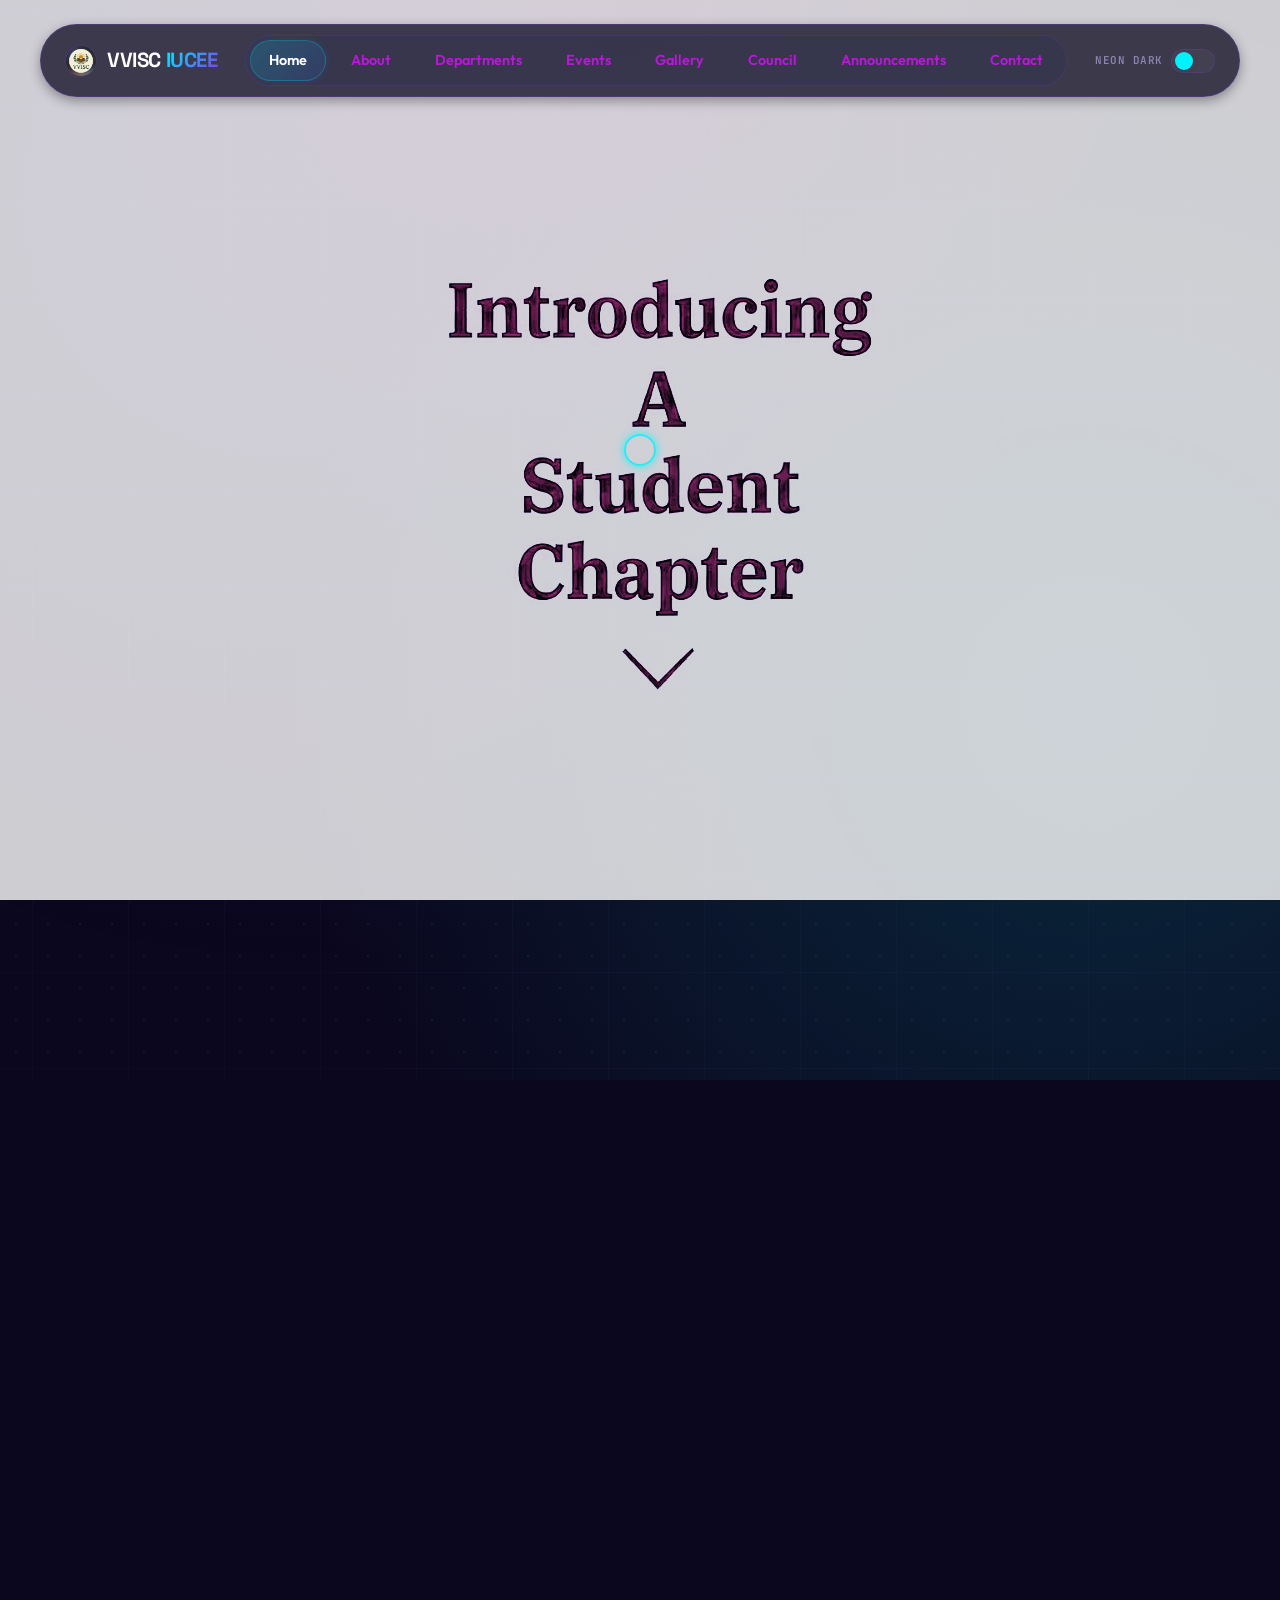
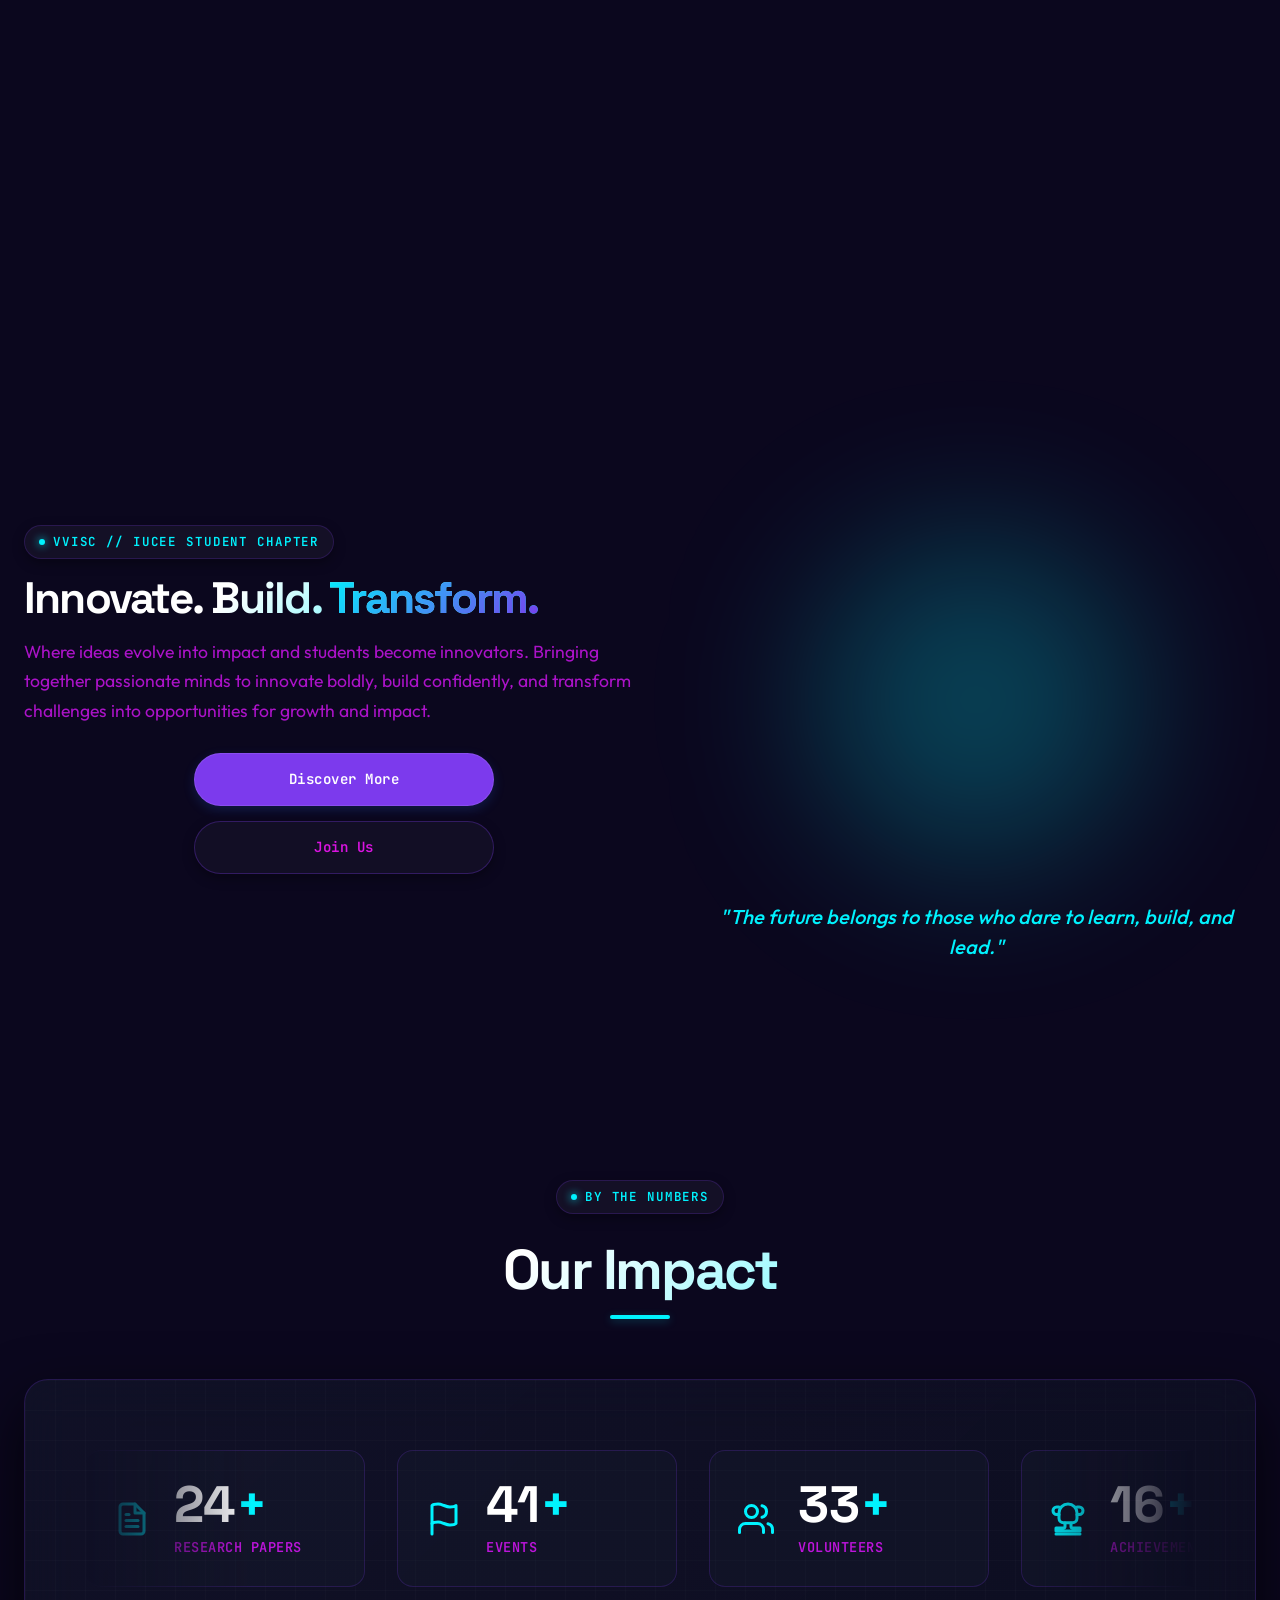
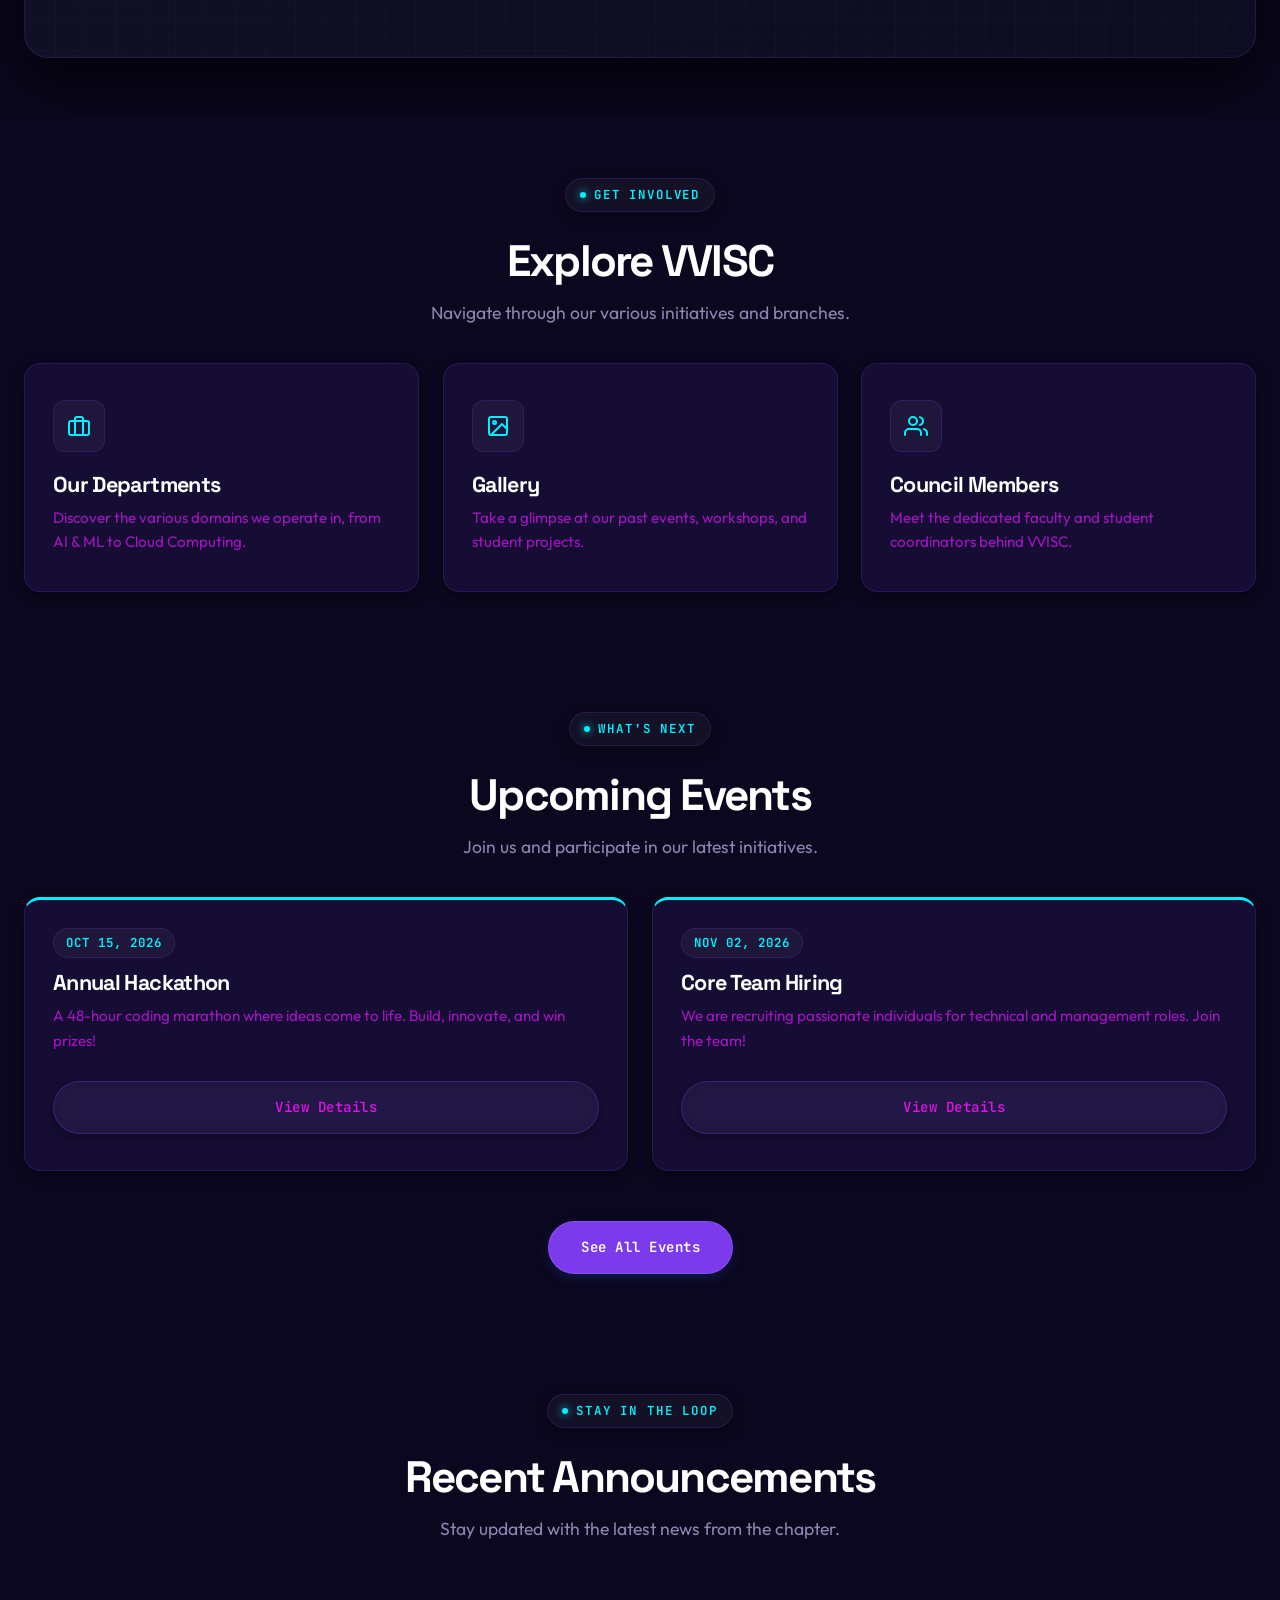
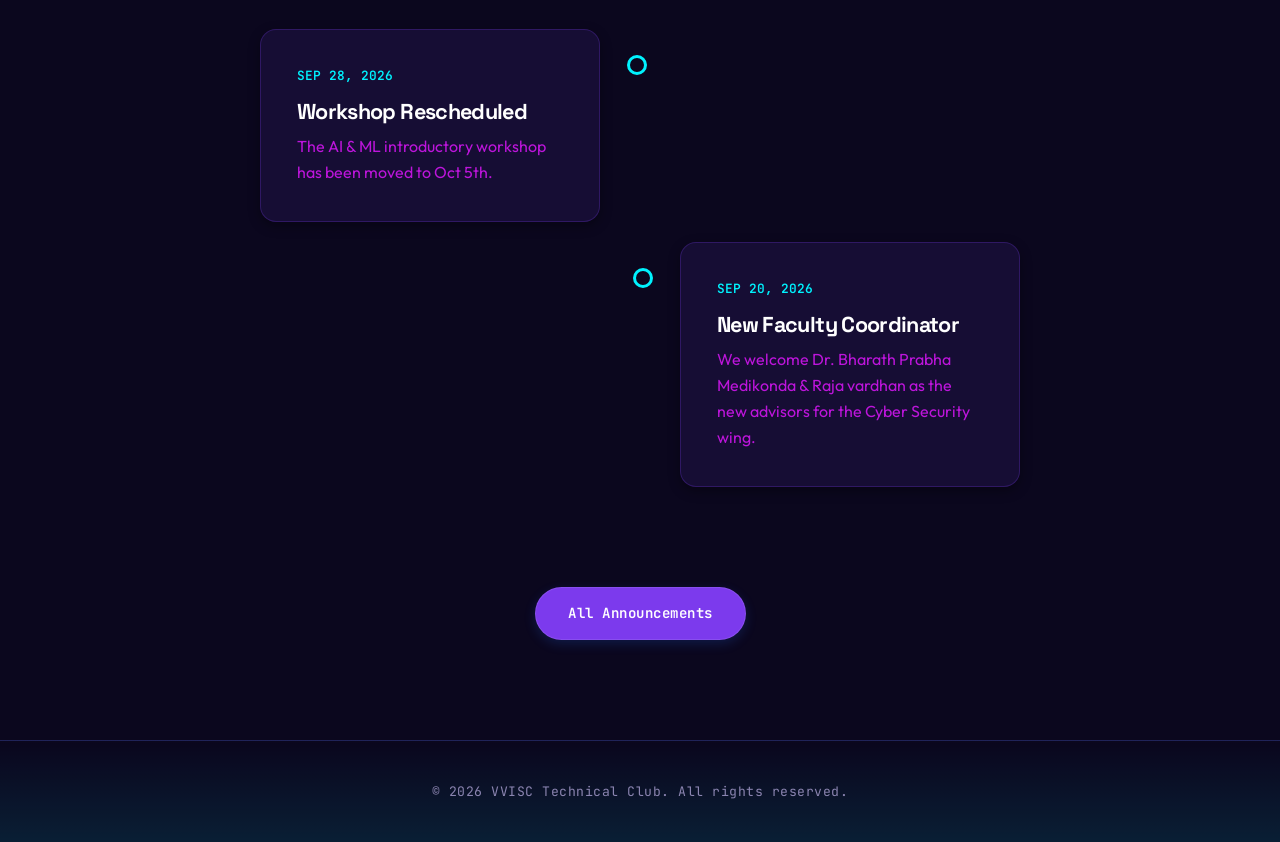
<file: index.html>
<!DOCTYPE html>
<html lang="en">

<head>
    <meta charset="UTF-8">
    <meta name="viewport" content="width=device-width, initial-scale=1.0">
    <title>VVISC Technical Club - Home</title>
    <meta name="description"
        content="Welcome to the VVISC IUCEE Student Chapter. Innovate, Build, and Transform with us.">
    <link rel="preconnect" href="https://fonts.googleapis.com">
    <link rel="preconnect" href="https://fonts.gstatic.com" crossorigin>
    <link
        href="https://fonts.googleapis.com/css2?family=Outfit:wght@300;400;500;600;700;800&family=Space+Grotesk:wght@500;600;700&family=JetBrains+Mono:wght@400;500;600&display=swap"
        rel="stylesheet">
    <link rel="stylesheet" href="style.css">
</head>

<body class="dark-mode">

    <!-- Preloader: shown while the frame sequence assets load -->
    <div class="preloader">
        <span class="preloader-mark">VVISC // LOADING</span>
        <div class="preloader-bar-track">
            <div class="preloader-bar-fill"></div>
        </div>
    </div>

    <!-- Navigation -->
    <nav class="navbar">
        <div class="nav-container">
            <a href="index.html" class="logo">
                <img src="assets/logo.png" alt="VVISC Logo" class="nav-logo">
                <span class="logo-text">VVISC <span class="logo-accent">IUCEE</span></span>
            </a>

            <div class="nav-links">
                <a href="index.html">Home</a>
                <a href="about.html">About</a>
                <a href="departments.html">Departments</a>
                <a href="events.html">Events</a>
                <a href="gallery.html">Gallery</a>
                <a href="council.html">Council</a>
                <a href="announcements.html">Announcements</a>
                <a href="contact.html">Contact</a>
            </div>

            <div class="nav-actions">
                <div class="theme-toggle-container">
                    <span class="theme-label" id="theme-label">Midnight</span>
                    <button id="theme-toggle" class="theme-toggle" aria-label="Toggle Dark Mode">
                        <span class="toggle-icon"></span>
                    </button>
                </div>
                <div class="hamburger">
                    <span class="bar"></span>
                    <span class="bar"></span>
                    <span class="bar"></span>
                </div>
            </div>
        </div>
        <div class="mobile-menu">
            <a href="index.html">Home</a>
            <a href="about.html">About</a>
            <a href="departments.html">Departments</a>
            <a href="events.html">Events</a>
            <a href="gallery.html">Gallery</a>
            <a href="council.html">Council</a>
            <a href="announcements.html">Announcements</a>
            <a href="contact.html">Contact</a>
        </div>
        <div class="scroll-progress"></div>
    </nav>

    <!-- Scroll Animation Section (Logo Reveal) -->
    <section id="intro" class="scroll-container">
        <div class="canvas-container">
            <canvas id="scroll-canvas"></canvas>
        </div>
    </section>

    <!-- Hero Section -->
    <section id="home" class="hero">
        <div class="hero-background"></div>
        <div class="container hero-container">
            <div class="hero-content reveal-left">
                <span class="eyebrow">VVISC // IUCEE Student Chapter</span>
                <h1>Innovate. Build. <span class="highlight">Transform.</span></h1>
                <p>Where ideas evolve into impact and students become innovators. Bringing together passionate minds to
                    innovate boldly, build confidently, and transform challenges into opportunities for growth and
                    impact.</p>
                <div class="hero-buttons">
                    <a href="about.html" class="btn btn-primary reveal-scale delay-400">Discover More</a>
                    <a href="contact.html" class="btn btn-secondary reveal-scale delay-500">Join Us</a>
                </div>
            </div>
            <div class="hero-right-col reveal-right">
                <div class="hero-model">
                    <!-- Spline 3D viewer -->
                    <iframe src='https://my.spline.design/genkubgreetingrobot-yjG71GrOBfFaCZejjc5j0CzE/' frameborder='0'
                        width='100%' height='100%' title="Spline 3D Greeting Robot"></iframe>
                </div>
                <div class="quote-container reveal-up delay-300">
                    <h2
                        style="font-size: 1.25rem; font-style: italic; font-weight: 500; color: var(--accent-color); margin-bottom: 0; line-height: 1.5; font-family: var(--font-body); letter-spacing: normal; text-align: center;">
                        "The future belongs to those who dare to learn, build, and lead."
                    </h2>
                </div>
            </div>
        </div>
    </section>

    <!-- Our Impact Section -->
    <section class="section-padding impact-section">
        <div class="container">
            <div class="eyebrow-center reveal-down"><span class="eyebrow">By The Numbers</span></div>
            <h2 class="impact-heading reveal-down">Our Impact</h2>
            <div class="heading-divider reveal-scale delay-100"></div>

            <div class="impact-container reveal-scale delay-200">
                <div class="marquee-container">
                    <div class="marquee-content">
                        <!-- Stat Item 1 -->
                        <div class="stat-card">
                            <div class="stat-icon">
                                <svg xmlns="http://www.w3.org/2000/svg" viewBox="0 0 24 24" fill="none"
                                    stroke="currentColor" stroke-width="2" stroke-linecap="round"
                                    stroke-linejoin="round" width="36" height="36">
                                    <path d="M14 2H6a2 2 0 0 0-2 2v16a2 2 0 0 0 2 2h12a2 2 0 0 0 2-2V8z" />
                                    <polyline points="14 2 14 8 20 8" />
                                    <line x1="16" y1="13" x2="8" y2="13" />
                                    <line x1="16" y1="17" x2="8" y2="17" />
                                    <polyline points="10 9 9 9 8 9" />
                                </svg>
                            </div>
                            <div class="stat-content">
                                <div><span class="stat-number" data-target="30">0</span><span class="stat-plus">+</span>
                                </div>
                                <p class="stat-label">Research Papers</p>
                            </div>
                        </div>
                        <!-- Stat Item 2 -->
                        <div class="stat-card">
                            <div class="stat-icon">
                                <svg xmlns="http://www.w3.org/2000/svg" viewBox="0 0 24 24" fill="none"
                                    stroke="currentColor" stroke-width="2" stroke-linecap="round"
                                    stroke-linejoin="round" width="36" height="36">
                                    <path d="M4 15s1-1 4-1 5 2 8 2 4-1 4-1V3s-1 1-4 1-5-2-8-2-4 1-4 1z" />
                                    <line x1="4" y1="22" x2="4" y2="15" />
                                </svg>
                            </div>
                            <div class="stat-content">
                                <div><span class="stat-number" data-target="50">0</span><span class="stat-plus">+</span>
                                </div>
                                <p class="stat-label">Events</p>
                            </div>
                        </div>
                        <!-- Stat Item 3 -->
                        <div class="stat-card">
                            <div class="stat-icon">
                                <svg xmlns="http://www.w3.org/2000/svg" viewBox="0 0 24 24" fill="none"
                                    stroke="currentColor" stroke-width="2" stroke-linecap="round"
                                    stroke-linejoin="round" width="36" height="36">
                                    <path d="M17 21v-2a4 4 0 0 0-4-4H5a4 4 0 0 0-4 4v2" />
                                    <circle cx="9" cy="7" r="4" />
                                    <path d="M23 21v-2a4 4 0 0 0-3-3.87" />
                                    <path d="M16 3.13a4 4 0 0 1 0 7.75" />
                                </svg>
                            </div>
                            <div class="stat-content">
                                <div><span class="stat-number" data-target="40">0</span><span class="stat-plus">+</span>
                                </div>
                                <p class="stat-label">Volunteers</p>
                            </div>
                        </div>
                        <!-- Stat Item 4 -->
                        <div class="stat-card">
                            <div class="stat-icon">
                                <svg xmlns="http://www.w3.org/2000/svg" viewBox="0 0 24 24" fill="none"
                                    stroke="currentColor" stroke-width="2" stroke-linecap="round"
                                    stroke-linejoin="round" width="36" height="36">
                                    <path d="M6 9H4.5a2.5 2.5 0 0 1 0-5H6" />
                                    <path d="M18 9h1.5a2.5 2.5 0 0 0 0-5H18" />
                                    <path d="M4 22h16" />
                                    <path d="M10 14.66V17c0 .55-.45 1-1 1H4v2h16v-2h-5c-.55 0-1-.45-1-1v-2.34" />
                                    <path
                                        d="M12 2a6 6 0 0 1 6 6v3.5c0 1.66-1.34 3-3 3H9a3 3 0 0 1-3-3V8a6 6 0 0 1 6-6z" />
                                </svg>
                            </div>
                            <div class="stat-content">
                                <div><span class="stat-number" data-target="20">0</span><span class="stat-plus">+</span>
                                </div>
                                <p class="stat-label">Achievements</p>
                            </div>
                        </div>

                        <!-- Duplicated Set for Looping -->
                        <div class="stat-card">
                            <div class="stat-icon">
                                <svg xmlns="http://www.w3.org/2000/svg" viewBox="0 0 24 24" fill="none"
                                    stroke="currentColor" stroke-width="2" stroke-linecap="round"
                                    stroke-linejoin="round" width="36" height="36">
                                    <path d="M14 2H6a2 2 0 0 0-2 2v16a2 2 0 0 0 2 2h12a2 2 0 0 0 2-2V8z" />
                                    <polyline points="14 2 14 8 20 8" />
                                    <line x1="16" y1="13" x2="8" y2="13" />
                                    <line x1="16" y1="17" x2="8" y2="17" />
                                    <polyline points="10 9 9 9 8 9" />
                                </svg>
                            </div>
                            <div class="stat-content">
                                <div><span class="stat-number" data-target="30">0</span><span class="stat-plus">+</span>
                                </div>
                                <p class="stat-label">Research Papers</p>
                            </div>
                        </div>
                        <div class="stat-card">
                            <div class="stat-icon">
                                <svg xmlns="http://www.w3.org/2000/svg" viewBox="0 0 24 24" fill="none"
                                    stroke="currentColor" stroke-width="2" stroke-linecap="round"
                                    stroke-linejoin="round" width="36" height="36">
                                    <path d="M4 15s1-1 4-1 5 2 8 2 4-1 4-1V3s-1 1-4 1-5-2-8-2-4 1-4 1z" />
                                    <line x1="4" y1="22" x2="4" y2="15" />
                                </svg>
                            </div>
                            <div class="stat-content">
                                <div><span class="stat-number" data-target="50">0</span><span class="stat-plus">+</span>
                                </div>
                                <p class="stat-label">Events</p>
                            </div>
                        </div>
                        <div class="stat-card">
                            <div class="stat-icon">
                                <svg xmlns="http://www.w3.org/2000/svg" viewBox="0 0 24 24" fill="none"
                                    stroke="currentColor" stroke-width="2" stroke-linecap="round"
                                    stroke-linejoin="round" width="36" height="36">
                                    <path d="M17 21v-2a4 4 0 0 0-4-4H5a4 4 0 0 0-4 4v2" />
                                    <circle cx="9" cy="7" r="4" />
                                    <path d="M23 21v-2a4 4 0 0 0-3-3.87" />
                                    <path d="M16 3.13a4 4 0 0 1 0 7.75" />
                                </svg>
                            </div>
                            <div class="stat-content">
                                <div><span class="stat-number" data-target="40">0</span><span class="stat-plus">+</span>
                                </div>
                                <p class="stat-label">Volunteers</p>
                            </div>
                        </div>
                        <div class="stat-card">
                            <div class="stat-icon">
                                <svg xmlns="http://www.w3.org/2000/svg" viewBox="0 0 24 24" fill="none"
                                    stroke="currentColor" stroke-width="2" stroke-linecap="round"
                                    stroke-linejoin="round" width="36" height="36">
                                    <path d="M6 9H4.5a2.5 2.5 0 0 1 0-5H6" />
                                    <path d="M18 9h1.5a2.5 2.5 0 0 0 0-5H18" />
                                    <path d="M4 22h16" />
                                    <path d="M10 14.66V17c0 .55-.45 1-1 1H4v2h16v-2h-5c-.55 0-1-.45-1-1v-2.34" />
                                    <path
                                        d="M12 2a6 6 0 0 1 6 6v3.5c0 1.66-1.34 3-3 3H9a3 3 0 0 1-3-3V8a6 6 0 0 1 6-6z" />
                                </svg>
                            </div>
                            <div class="stat-content">
                                <div><span class="stat-number" data-target="20">0</span><span class="stat-plus">+</span>
                                </div>
                                <p class="stat-label">Achievements</p>
                            </div>
                        </div>
                    </div>
                </div>
            </div>
        </div>
    </section>

    <!-- Quick Navigation Cards -->
    <section class="section-padding">
        <div class="container">
            <div class="eyebrow-center reveal-down"><span class="eyebrow">Get Involved</span></div>
            <h2 class="reveal-down">Explore VVISC</h2>
            <p class="section-subtitle reveal-up delay-100">Navigate through our various initiatives and branches.</p>

            <div class="grid-container">
                <a href="departments.html" class="card reveal-left delay-200">
                    <div class="card-icon-wrapper">
                        <svg xmlns="http://www.w3.org/2000/svg" viewBox="0 0 24 24" fill="none" stroke="currentColor"
                            stroke-width="2" stroke-linecap="round" stroke-linejoin="round" width="24" height="24">
                            <rect x="2" y="7" width="20" height="14" rx="2" ry="2" />
                            <path d="M16 21V5a2 2 0 0 0-2-2h-4a2 2 0 0 0-2 2v16" />
                        </svg>
                    </div>
                    <h3>Our Departments</h3>
                    <p>Discover the various domains we operate in, from AI & ML to Cloud Computing.</p>
                </a>
                <a href="gallery.html" class="card reveal-scale delay-300">
                    <div class="card-icon-wrapper">
                        <svg xmlns="http://www.w3.org/2000/svg" viewBox="0 0 24 24" fill="none" stroke="currentColor"
                            stroke-width="2" stroke-linecap="round" stroke-linejoin="round" width="24" height="24">
                            <rect x="3" y="3" width="18" height="18" rx="2" ry="2" />
                            <circle cx="8.5" cy="8.5" r="1.5" />
                            <polyline points="21 15 16 10 5 21" />
                        </svg>
                    </div>
                    <h3>Gallery</h3>
                    <p>Take a glimpse at our past events, workshops, and student projects.</p>
                </a>
                <a href="council.html" class="card reveal-right delay-400">
                    <div class="card-icon-wrapper">
                        <svg xmlns="http://www.w3.org/2000/svg" viewBox="0 0 24 24" fill="none" stroke="currentColor"
                            stroke-width="2" stroke-linecap="round" stroke-linejoin="round" width="24" height="24">
                            <path d="M17 21v-2a4 4 0 0 0-4-4H5a4 4 0 0 0-4 4v2" />
                            <circle cx="9" cy="7" r="4" />
                            <path d="M23 21v-2a4 4 0 0 0-3-3.87" />
                            <path d="M16 3.13a4 4 0 0 1 0 7.75" />
                        </svg>
                    </div>
                    <h3>Council Members</h3>
                    <p>Meet the dedicated faculty and student coordinators behind VVISC.</p>
                </a>
            </div>
        </div>
    </section>

    <!-- Upcoming Events Preview -->
    <section class="section-padding">
        <div class="container">
            <div class="eyebrow-center reveal-down"><span class="eyebrow">What's Next</span></div>
            <h2 class="reveal-down">Upcoming Events</h2>
            <p class="section-subtitle reveal-up delay-100">Join us and participate in our latest initiatives.</p>

            <div class="event-grid">
                <div class="event-card reveal-left delay-200">
                    <div class="event-date">Oct 15, 2026</div>
                    <h3>Annual Hackathon</h3>
                    <p>A 48-hour coding marathon where ideas come to life. Build, innovate, and win prizes!</p>
                    <a href="events.html" class="btn btn-secondary">View Details</a>
                </div>
                <div class="event-card reveal-right delay-300">
                    <div class="event-date">Nov 02, 2026</div>
                    <h3>Core Team Hiring</h3>
                    <p>We are recruiting passionate individuals for technical and management roles. Join the team!</p>
                    <a href="events.html" class="btn btn-secondary">View Details</a>
                </div>
            </div>

            <div style="text-align: center; margin-top: 50px;" class="reveal-up delay-400">
                <a href="events.html" class="btn btn-primary reveal-scale delay-500">See All Events</a>
            </div>
        </div>
    </section>

    <!-- Recent Announcements Preview -->
    <section class="section-padding">
        <div class="container">
            <div class="eyebrow-center reveal-down"><span class="eyebrow">Stay In The Loop</span></div>
            <h2 class="reveal-down">Recent Announcements</h2>
            <p class="section-subtitle reveal-up delay-100">Stay updated with the latest news from the chapter.</p>

            <div class="timeline">
                <div class="timeline-item timeline-left reveal-left delay-200">
                    <div class="timeline-content">
                        <div class="timeline-date">Sep 28, 2026</div>
                        <h3>Workshop Rescheduled</h3>
                        <p>The AI & ML introductory workshop has been moved to Oct 5th.</p>
                    </div>
                </div>
                <div class="timeline-item timeline-right reveal-right delay-300">
                    <div class="timeline-content">
                        <div class="timeline-date">Sep 20, 2026</div>
                        <h3>New Faculty Coordinator</h3>
                        <p>We welcome Dr. Bharath Prabha Medikonda & Raja vardhan as the new advisors for the Cyber
                            Security wing.</p>
                    </div>
                </div>
            </div>

            <div style="text-align: center; margin-top: 50px;" class="reveal-up delay-400">
                <a href="announcements.html" class="btn btn-primary reveal-scale delay-500">All Announcements</a>
            </div>
        </div>
    </section>

    <footer>
        <div class="container">
            <p>&copy; 2026 VVISC Technical Club. All rights reserved.</p>
        </div>
    </footer>


    <script src="main.js"></script>
</body>

</html>
</file>
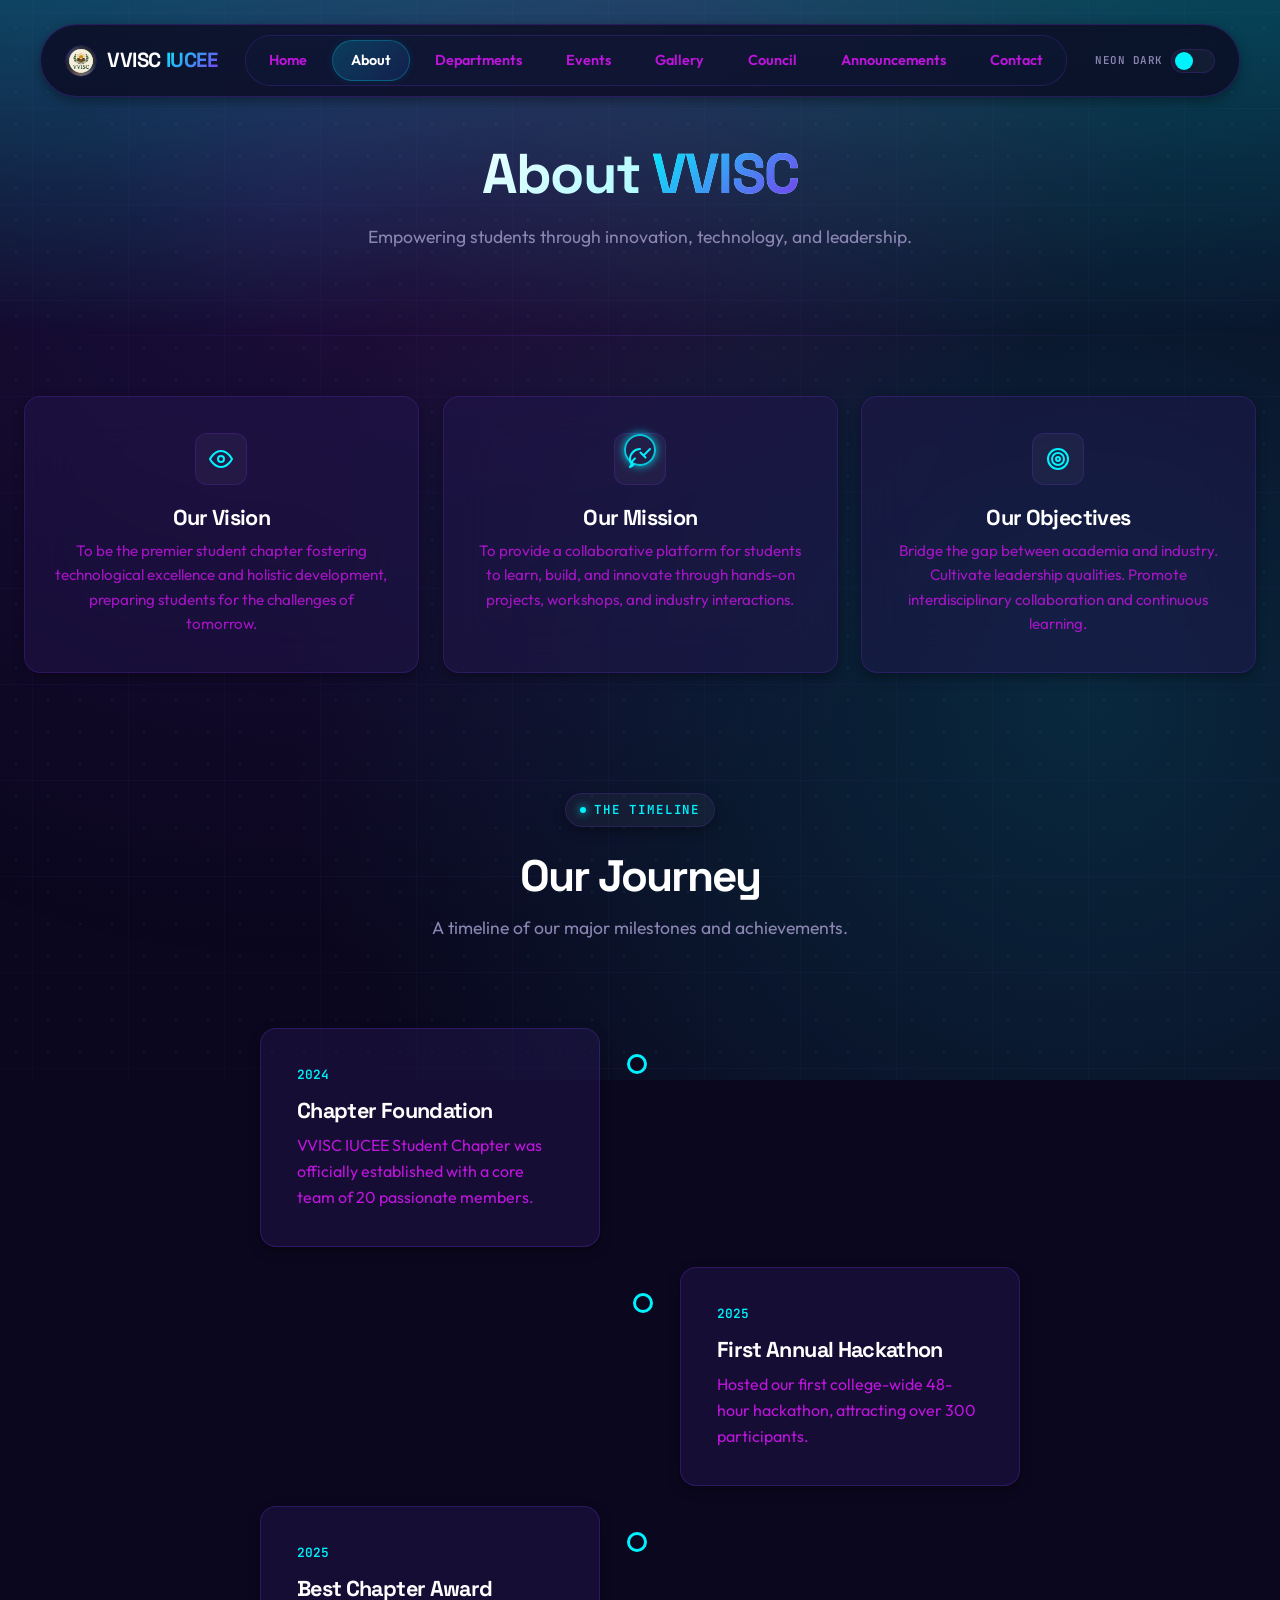
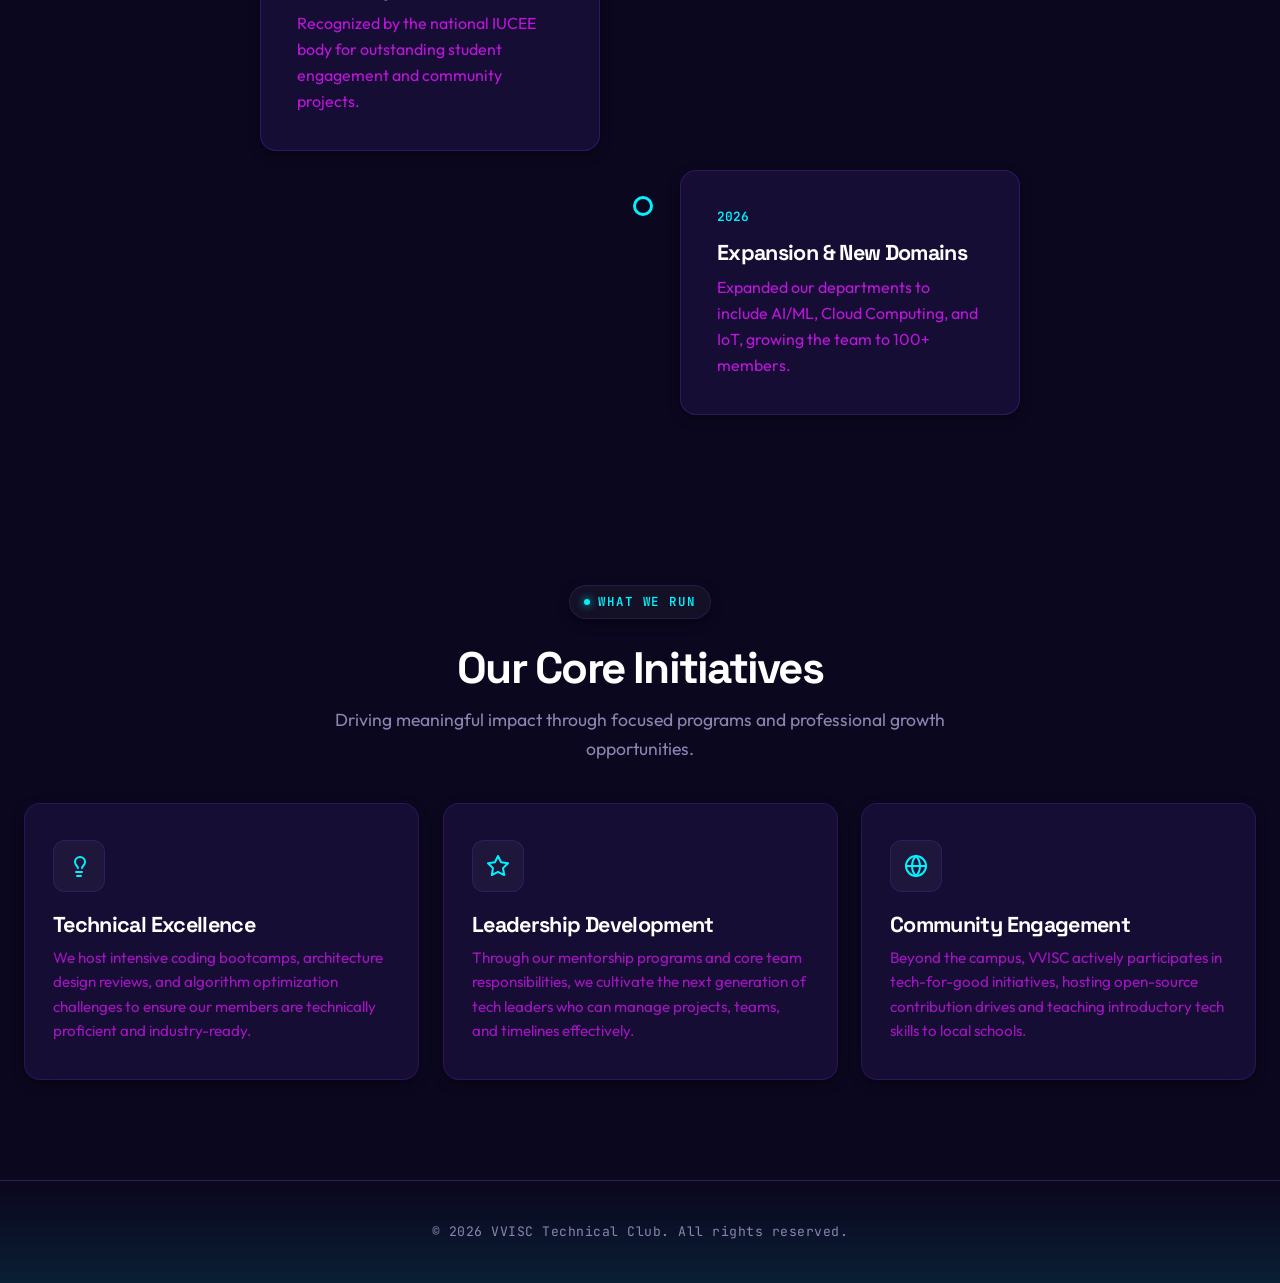
<file: about.html>
<!DOCTYPE html>
<html lang="en">

<head>
    <meta charset="UTF-8">
    <meta name="viewport" content="width=device-width, initial-scale=1.0">
    <title>VVISC Technical Club - About</title>
    <meta name="description" content="Learn about the Vision, Mission, and Objectives of the VVISC IUCEE Student Chapter.">
    <link rel="preconnect" href="https://fonts.googleapis.com">
    <link rel="preconnect" href="https://fonts.gstatic.com" crossorigin>
    <link href="https://fonts.googleapis.com/css2?family=Outfit:wght@300;400;500;600;700;800&family=Space+Grotesk:wght@500;600;700&family=JetBrains+Mono:wght@400;500;600&display=swap" rel="stylesheet">
    <link rel="stylesheet" href="style.css">
</head>

<body class="dark-mode">

    <!-- Navigation -->
    <nav class="navbar">
        <div class="nav-container">
            <a href="index.html" class="logo">
                <img src="assets/logo.png" alt="VVISC Logo" class="nav-logo">
                <span class="logo-text">VVISC <span class="logo-accent">IUCEE</span></span>
            </a>

            <div class="nav-links">
                <a href="index.html">Home</a>
                <a href="about.html">About</a>
                <a href="departments.html">Departments</a>
                <a href="events.html">Events</a>
                <a href="gallery.html">Gallery</a>
                <a href="council.html">Council</a>
                <a href="announcements.html">Announcements</a>
                <a href="contact.html">Contact</a>
            </div>

            <div class="nav-actions">
                <div class="theme-toggle-container">
                    <span class="theme-label" id="theme-label">Midnight</span>
                    <button id="theme-toggle" class="theme-toggle" aria-label="Toggle Dark Mode">
                        <span class="toggle-icon"></span>
                    </button>
                </div>
                <div class="hamburger">
                    <span class="bar"></span>
                    <span class="bar"></span>
                    <span class="bar"></span>
                </div>
            </div>
        </div>
        <div class="mobile-menu">
            <a href="index.html">Home</a>
            <a href="about.html">About</a>
            <a href="departments.html">Departments</a>
            <a href="events.html">Events</a>
            <a href="gallery.html">Gallery</a>
            <a href="council.html">Council</a>
            <a href="announcements.html">Announcements</a>
            <a href="contact.html">Contact</a>
        </div>
        <div class="scroll-progress"></div>
    </nav>

    <!-- Page Header -->
    <header class="page-header">
        <div class="container reveal-up">
            <h1>About <span class="logo-accent">VVISC</span></h1>
            <p class="section-subtitle">Empowering students through innovation, technology, and leadership.</p>
        </div>
    </header>

    <!-- Vision & Mission -->
    <section class="section-padding">
        <div class="container">
            <div class="grid-container">
                <div class="card reveal-left delay-100" style="text-align: center; align-items: center;">
                    <div class="card-icon-wrapper">
                        <svg xmlns="http://www.w3.org/2000/svg" viewBox="0 0 24 24" fill="none" stroke="currentColor" stroke-width="2" stroke-linecap="round" stroke-linejoin="round" width="24" height="24"><path d="M1 12s4-8 11-8 11 8 11 8-4 8-11 8-11-8-11-8z"/><circle cx="12" cy="12" r="3"/></svg>
                    </div>
                    <h3>Our Vision</h3>
                    <p>To be the premier student chapter fostering technological excellence and holistic development, preparing students for the challenges of tomorrow.</p>
                </div>
                <div class="card reveal-scale delay-200" style="text-align: center; align-items: center;">
                    <div class="card-icon-wrapper">
                        <svg xmlns="http://www.w3.org/2000/svg" viewBox="0 0 24 24" fill="none" stroke="currentColor" stroke-width="2" stroke-linecap="round" stroke-linejoin="round" width="24" height="24"><path d="M4.5 16.5c-1.5 1.25-2.5 3.5-2.5 3.5s2.25-1 3.5-2.5M12 2C6.5 2 2 6.5 2 12c0 1.3.25 2.54.7 3.7L7 11.4M22 2l-6.6 6.6M12.5 5.5l5 5"/></svg>
                    </div>
                    <h3>Our Mission</h3>
                    <p>To provide a collaborative platform for students to learn, build, and innovate through hands-on projects, workshops, and industry interactions.</p>
                </div>
                <div class="card reveal-right delay-300" style="text-align: center; align-items: center;">
                    <div class="card-icon-wrapper">
                        <svg xmlns="http://www.w3.org/2000/svg" viewBox="0 0 24 24" fill="none" stroke="currentColor" stroke-width="2" stroke-linecap="round" stroke-linejoin="round" width="24" height="24"><circle cx="12" cy="12" r="10"/><circle cx="12" cy="12" r="6"/><circle cx="12" cy="12" r="2"/></svg>
                    </div>
                    <h3>Our Objectives</h3>
                    <p>Bridge the gap between academia and industry. Cultivate leadership qualities. Promote interdisciplinary collaboration and continuous learning.</p>
                </div>
            </div>
        </div>
    </section>

    <!-- Timeline of Achievements -->
    <section class="section-padding">
        <div class="container">
            <div class="eyebrow-center reveal-down"><span class="eyebrow">The Timeline</span></div>
            <h2 class="reveal-down">Our Journey</h2>
            <p class="section-subtitle reveal-up delay-100">A timeline of our major milestones and achievements.</p>
            
            <div class="timeline">
                <div class="timeline-item timeline-left reveal-left delay-200">
                    <div class="timeline-content">
                        <div class="timeline-date">2024</div>
                        <h3>Chapter Foundation</h3>
                        <p>VVISC IUCEE Student Chapter was officially established with a core team of 20 passionate members.</p>
                    </div>
                </div>
                <div class="timeline-item timeline-right reveal-right delay-300">
                    <div class="timeline-content">
                        <div class="timeline-date">2025</div>
                        <h3>First Annual Hackathon</h3>
                        <p>Hosted our first college-wide 48-hour hackathon, attracting over 300 participants.</p>
                    </div>
                </div>
                <div class="timeline-item timeline-left reveal-left delay-200">
                    <div class="timeline-content">
                        <div class="timeline-date">2025</div>
                        <h3>Best Chapter Award</h3>
                        <p>Recognized by the national IUCEE body for outstanding student engagement and community projects.</p>
                    </div>
                </div>
                <div class="timeline-item timeline-right reveal-right delay-300">
                    <div class="timeline-content">
                        <div class="timeline-date">2026</div>
                        <h3>Expansion & New Domains</h3>
                        <p>Expanded our departments to include AI/ML, Cloud Computing, and IoT, growing the team to 100+ members.</p>
                    </div>
                </div>
            </div>
        </div>
    </section>

    <!-- Core Initiatives -->
    <section class="section-padding">
        <div class="container">
            <div class="eyebrow-center reveal-down"><span class="eyebrow">What We Run</span></div>
            <h2 class="reveal-down">Our Core Initiatives</h2>
            <p class="section-subtitle reveal-up delay-100">Driving meaningful impact through focused programs and professional growth opportunities.</p>
            
            <div class="grid-container" style="margin-top: 40px;">
                <div class="card reveal-left delay-200">
                    <div class="card-icon-wrapper">
                        <svg xmlns="http://www.w3.org/2000/svg" viewBox="0 0 24 24" fill="none" stroke="currentColor" stroke-width="2" stroke-linecap="round" stroke-linejoin="round" width="24" height="24"><path d="M15 14c.2-1 .7-1.7 1.5-2.5 1-.9 1.5-2.2 1.5-3.5A5 5 0 0 0 8 8c0 1 .3 2.2 1.5 3.5.7.7 1.3 1.5 1.5 2.5M9 18h6M10 22h4"/></svg>
                    </div>
                    <h3>Technical Excellence</h3>
                    <p>We host intensive coding bootcamps, architecture design reviews, and algorithm optimization challenges to ensure our members are technically proficient and industry-ready.</p>
                </div>
                <div class="card reveal-scale delay-300">
                    <div class="card-icon-wrapper">
                        <svg xmlns="http://www.w3.org/2000/svg" viewBox="0 0 24 24" fill="none" stroke="currentColor" stroke-width="2" stroke-linecap="round" stroke-linejoin="round" width="24" height="24"><polygon points="12 2 15.09 8.26 22 9.27 17 14.14 18.18 21.02 12 17.77 5.82 21.02 7 14.14 2 9.27 8.91 8.26 12 2"/></svg>
                    </div>
                    <h3>Leadership Development</h3>
                    <p>Through our mentorship programs and core team responsibilities, we cultivate the next generation of tech leaders who can manage projects, teams, and timelines effectively.</p>
                </div>
                <div class="card reveal-right delay-400">
                    <div class="card-icon-wrapper">
                        <svg xmlns="http://www.w3.org/2000/svg" viewBox="0 0 24 24" fill="none" stroke="currentColor" stroke-width="2" stroke-linecap="round" stroke-linejoin="round" width="24" height="24"><circle cx="12" cy="12" r="10"/><path d="M12 2a14.5 14.5 0 0 0 0 20 14.5 14.5 0 0 0 0-20M2 12h20"/></svg>
                    </div>
                    <h3>Community Engagement</h3>
                    <p>Beyond the campus, VVISC actively participates in tech-for-good initiatives, hosting open-source contribution drives and teaching introductory tech skills to local schools.</p>
                </div>
            </div>
        </div>
    </section>

    <footer>
        <div class="container">
            <p>&copy; 2026 VVISC Technical Club. All rights reserved.</p>
        </div>
    </footer>


    <script src="main.js"></script>
</body>

</html>
</file>
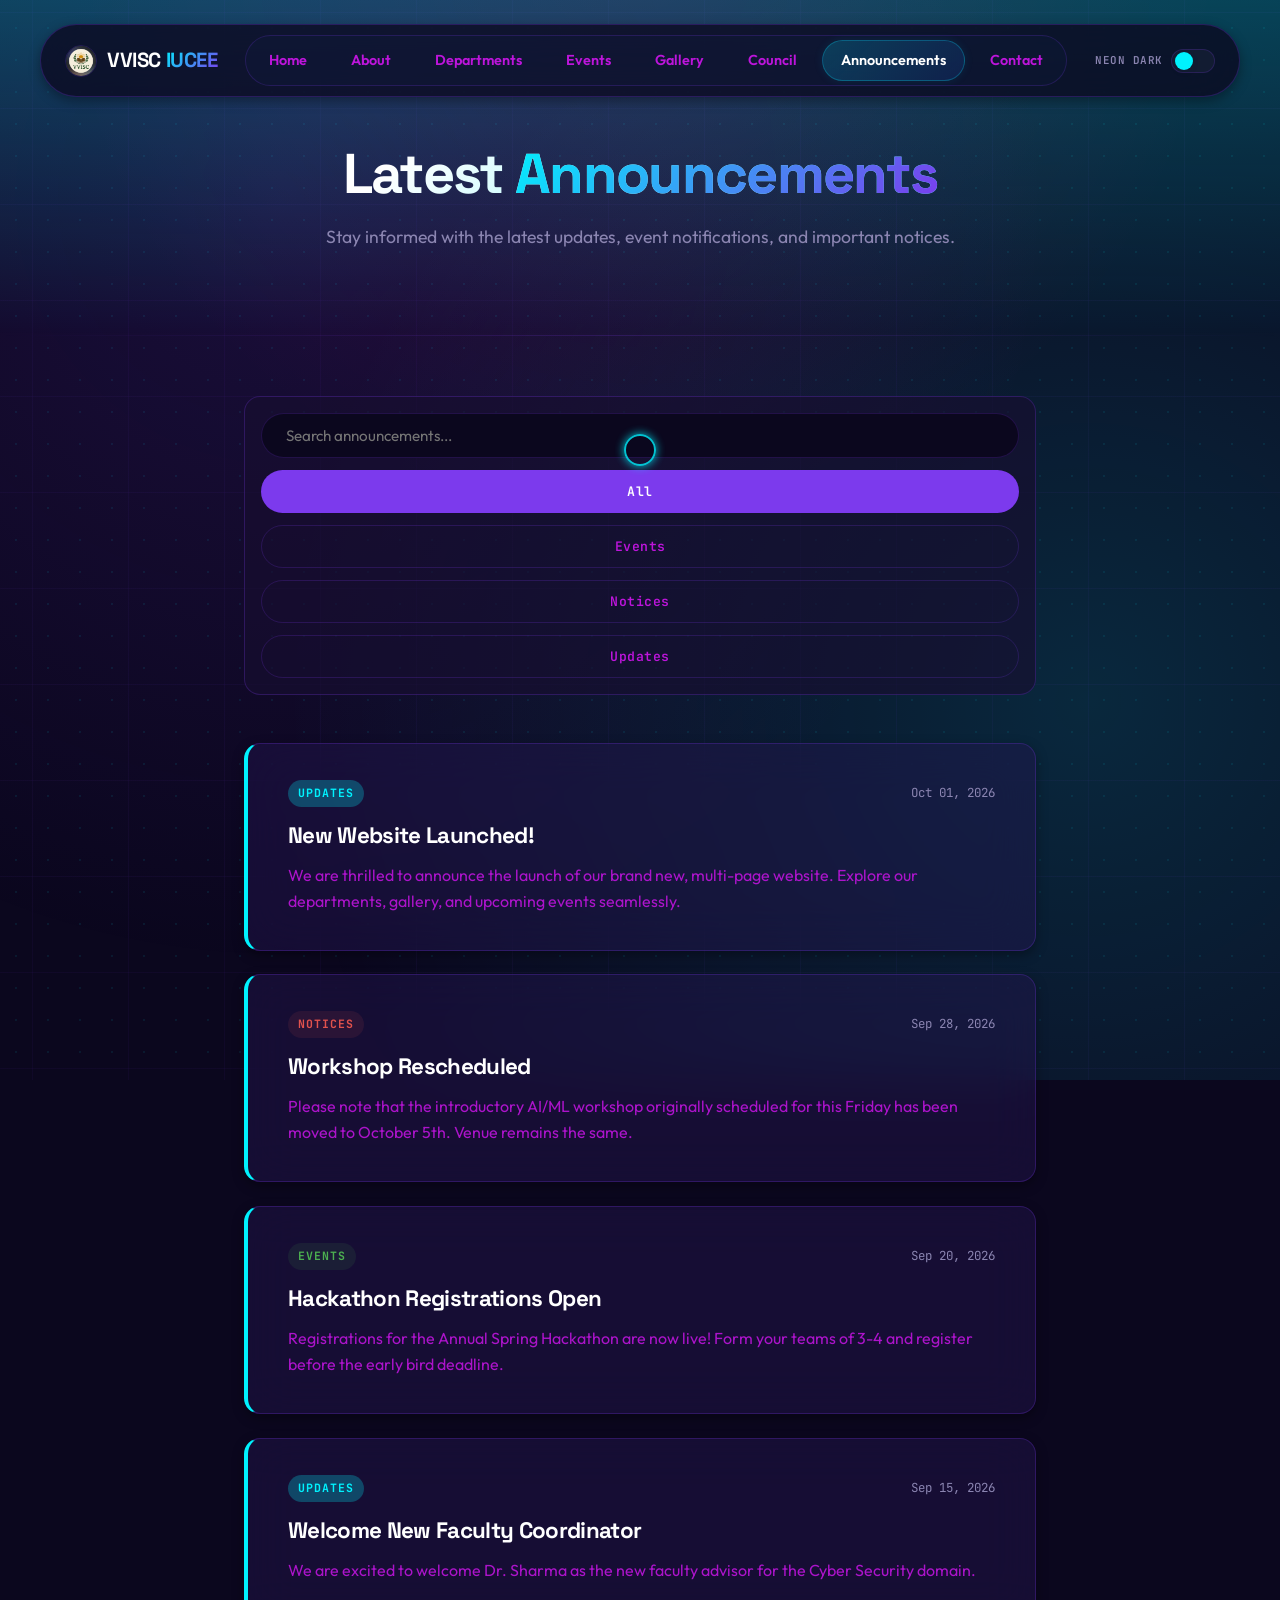
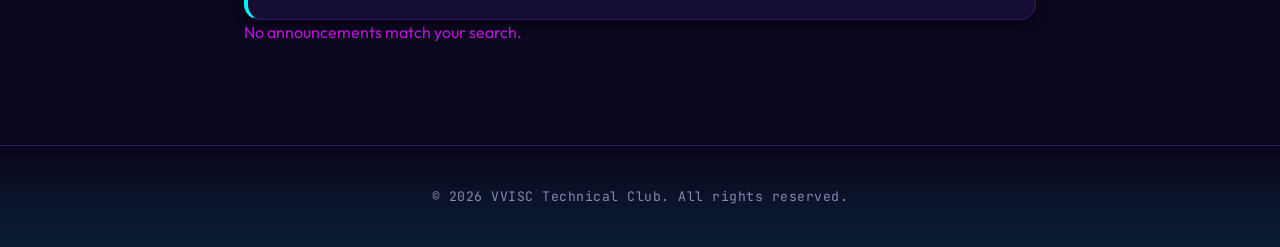
<file: announcements.html>
<!DOCTYPE html>
<html lang="en">

<head>
    <meta charset="UTF-8">
    <meta name="viewport" content="width=device-width, initial-scale=1.0">
    <title>VVISC Technical Club - Announcements</title>
    <meta name="description" content="Stay updated with the latest news, notices, and updates from VVISC.">
    <link rel="preconnect" href="https://fonts.googleapis.com">
    <link rel="preconnect" href="https://fonts.gstatic.com" crossorigin>
    <link href="https://fonts.googleapis.com/css2?family=Outfit:wght@300;400;500;600;700;800&family=Space+Grotesk:wght@500;600;700&family=JetBrains+Mono:wght@400;500;600&display=swap" rel="stylesheet">
    <link rel="stylesheet" href="style.css">
</head>

<body class="dark-mode">

    <!-- Navigation -->
    <nav class="navbar">
        <div class="nav-container">
            <a href="index.html" class="logo">
                <img src="assets/logo.png" alt="VVISC Logo" class="nav-logo">
                <span class="logo-text">VVISC <span class="logo-accent">IUCEE</span></span>
            </a>

            <div class="nav-links">
                <a href="index.html">Home</a>
                <a href="about.html">About</a>
                <a href="departments.html">Departments</a>
                <a href="events.html">Events</a>
                <a href="gallery.html">Gallery</a>
                <a href="council.html">Council</a>
                <a href="announcements.html">Announcements</a>
                <a href="contact.html">Contact</a>
            </div>

            <div class="nav-actions">
                <div class="theme-toggle-container">
                    <span class="theme-label" id="theme-label">Midnight</span>
                    <button id="theme-toggle" class="theme-toggle" aria-label="Toggle Dark Mode">
                        <span class="toggle-icon"></span>
                    </button>
                </div>
                <div class="hamburger">
                    <span class="bar"></span>
                    <span class="bar"></span>
                    <span class="bar"></span>
                </div>
            </div>
        </div>
        <div class="mobile-menu">
            <a href="index.html">Home</a>
            <a href="about.html">About</a>
            <a href="departments.html">Departments</a>
            <a href="events.html">Events</a>
            <a href="gallery.html">Gallery</a>
            <a href="council.html">Council</a>
            <a href="announcements.html">Announcements</a>
            <a href="contact.html">Contact</a>
        </div>
        <div class="scroll-progress"></div>
    </nav>

    <!-- Page Header -->
    <header class="page-header">
        <div class="container reveal-up">
            <h1>Latest <span class="logo-accent">Announcements</span></h1>
            <p class="section-subtitle">Stay informed with the latest updates, event notifications, and important notices.</p>
        </div>
    </header>

    <!-- Announcements Feed -->
    <section class="section-padding">
        <div class="container" style="max-width: 840px;">
            
            <!-- Filter Bar UI -->
            <div class="filter-bar reveal-down delay-100">
                <input type="text" class="filter-input" placeholder="Search announcements...">
                <button class="filter-btn active">All</button>
                <button class="filter-btn">Events</button>
                <button class="filter-btn">Notices</button>
                <button class="filter-btn">Updates</button>
            </div>

            <!-- Announcements List -->
            <div class="announcement-list">
                <div class="announcement-card reveal-up delay-200">
                    <div class="announcement-meta">
                        <span class="category">Updates</span>
                        <span class="date">Oct 01, 2026</span>
                    </div>
                    <h3>New Website Launched!</h3>
                    <p>We are thrilled to announce the launch of our brand new, multi-page website. Explore our departments, gallery, and upcoming events seamlessly.</p>
                </div>

                <div class="announcement-card reveal-up delay-300">
                    <div class="announcement-meta">
                        <span class="category" style="color: #E1524D; background: rgba(225, 82, 77, 0.1);">Notices</span>
                        <span class="date">Sep 28, 2026</span>
                    </div>
                    <h3>Workshop Rescheduled</h3>
                    <p>Please note that the introductory AI/ML workshop originally scheduled for this Friday has been moved to October 5th. Venue remains the same.</p>
                </div>

                <div class="announcement-card reveal-up delay-400">
                    <div class="announcement-meta">
                        <span class="category" style="color: #4CAF50; background: rgba(76, 175, 80, 0.1);">Events</span>
                        <span class="date">Sep 20, 2026</span>
                    </div>
                    <h3>Hackathon Registrations Open</h3>
                    <p>Registrations for the Annual Spring Hackathon are now live! Form your teams of 3-4 and register before the early bird deadline.</p>
                </div>
                
                <div class="announcement-card reveal-up delay-500">
                    <div class="announcement-meta">
                        <span class="category">Updates</span>
                        <span class="date">Sep 15, 2026</span>
                    </div>
                    <h3>Welcome New Faculty Coordinator</h3>
                    <p>We are excited to welcome Dr. Sharma as the new faculty advisor for the Cyber Security domain.</p>
                </div>
            </div>

        </div>
    </section>

    <footer>
        <div class="container">
            <p>&copy; 2026 VVISC Technical Club. All rights reserved.</p>
        </div>
    </footer>


    <script src="main.js"></script>
</body>

</html>
</file>
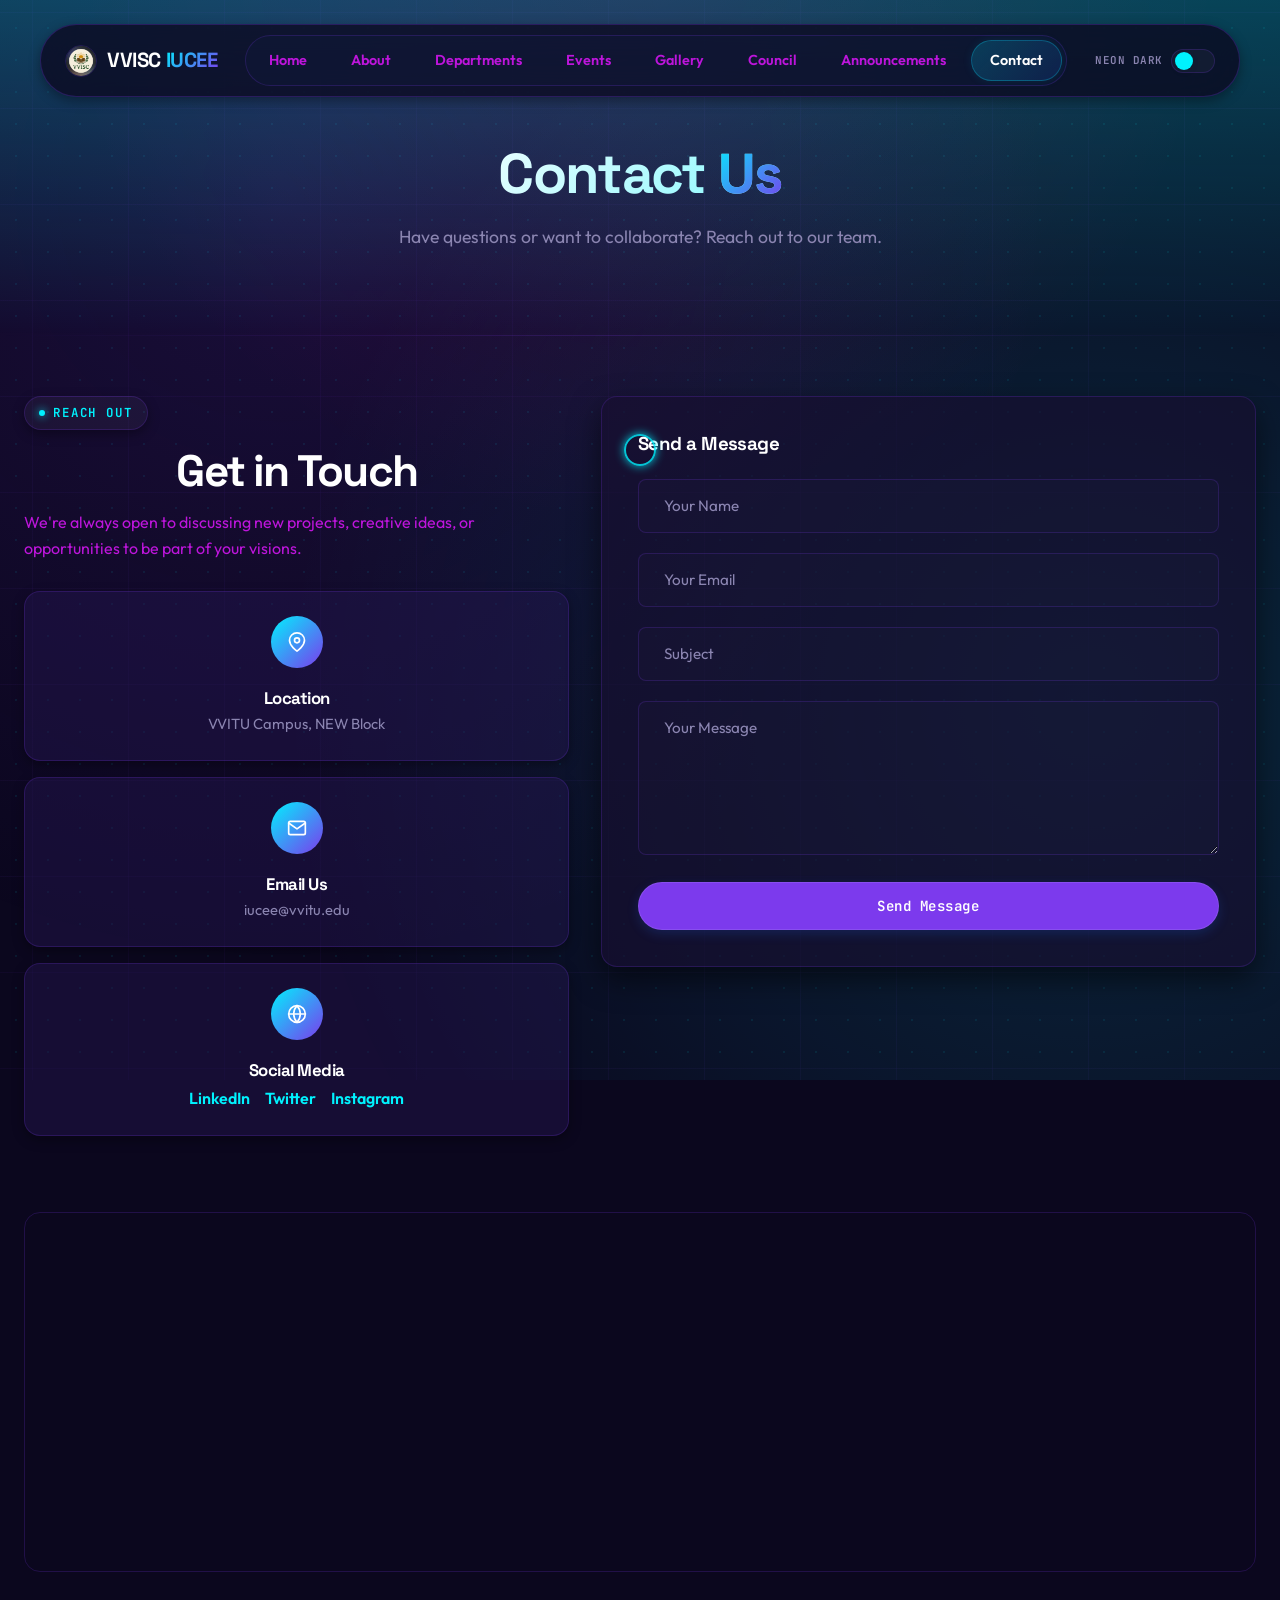
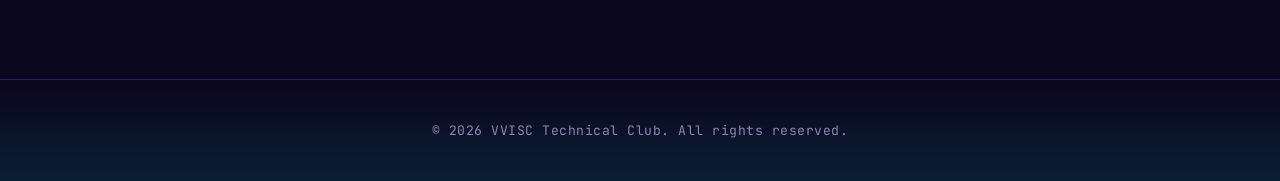
<file: contact.html>
<!DOCTYPE html>
<html lang="en">

<head>
    <meta charset="UTF-8">
    <meta name="viewport" content="width=device-width, initial-scale=1.0">
    <title>VVISC Technical Club - Contact Us</title>
    <meta name="description"
        content="Get in touch with the VVISC team for collaborations, questions, or joining the club.">
    <link rel="preconnect" href="https://fonts.googleapis.com">
    <link rel="preconnect" href="https://fonts.gstatic.com" crossorigin>
    <link href="https://fonts.googleapis.com/css2?family=Outfit:wght@300;400;500;600;700;800&family=Space+Grotesk:wght@500;600;700&family=JetBrains+Mono:wght@400;500;600&display=swap" rel="stylesheet">
    <link rel="stylesheet" href="style.css">
</head>

<body class="dark-mode">

    <!-- Navigation -->
    <nav class="navbar">
        <div class="nav-container">
            <a href="index.html" class="logo">
                <img src="assets/logo.png" alt="VVISC Logo" class="nav-logo">
                <span class="logo-text">VVISC <span class="logo-accent">IUCEE</span></span>
            </a>

            <div class="nav-links">
                <a href="index.html">Home</a>
                <a href="about.html">About</a>
                <a href="departments.html">Departments</a>
                <a href="events.html">Events</a>
                <a href="gallery.html">Gallery</a>
                <a href="council.html">Council</a>
                <a href="announcements.html">Announcements</a>
                <a href="contact.html">Contact</a>
            </div>

            <div class="nav-actions">
                <div class="theme-toggle-container">
                    <span class="theme-label" id="theme-label">Midnight</span>
                    <button id="theme-toggle" class="theme-toggle" aria-label="Toggle Dark Mode">
                        <span class="toggle-icon"></span>
                    </button>
                </div>
                <div class="hamburger">
                    <span class="bar"></span>
                    <span class="bar"></span>
                    <span class="bar"></span>
                </div>
            </div>
        </div>
        <div class="mobile-menu">
            <a href="index.html">Home</a>
            <a href="about.html">About</a>
            <a href="departments.html">Departments</a>
            <a href="events.html">Events</a>
            <a href="gallery.html">Gallery</a>
            <a href="council.html">Council</a>
            <a href="announcements.html">Announcements</a>
            <a href="contact.html">Contact</a>
        </div>
        <div class="scroll-progress"></div>
    </nav>

    <!-- Page Header -->
    <header class="page-header">
        <div class="container reveal-up">
            <h1>Contact <span class="logo-accent">Us</span></h1>
            <p class="section-subtitle">Have questions or want to collaborate? Reach out to our team.</p>
        </div>
    </header>

    <!-- Contact Section -->
    <section class="section-padding">
        <div class="container">
            <div class="contact-layout">

                <!-- Contact Information -->
                <div class="contact-info reveal-left delay-100">
                    <span class="eyebrow">Reach Out</span>
                    <h2>Get in Touch</h2>
                    <p style="margin-bottom: 30px;">We're always open to discussing new projects, creative ideas, or
                        opportunities to be part of your visions.</p>

                    <div class="info-card">
                        <div class="info-card-icon">
                            <svg xmlns="http://www.w3.org/2000/svg" viewBox="0 0 24 24" fill="none" stroke="currentColor" stroke-width="2" stroke-linecap="round" stroke-linejoin="round" width="20" height="20"><path d="M21 10c0 7-9 13-9 13s-9-6-9-13a9 9 0 0 1 18 0z"/><circle cx="12" cy="10" r="3"/></svg>
                        </div>
                        <div>
                            <h4>Location</h4>
                            <p>VVITU Campus, NEW Block</p>
                        </div>
                    </div>
                    <div class="info-card">
                        <div class="info-card-icon">
                            <svg xmlns="http://www.w3.org/2000/svg" viewBox="0 0 24 24" fill="none" stroke="currentColor" stroke-width="2" stroke-linecap="round" stroke-linejoin="round" width="20" height="20"><path d="M4 4h16c1.1 0 2 .9 2 2v12c0 1.1-.9 2-2 2H4c-1.1 0-2-.9-2-2V6c0-1.1.9-2 2-2z"/><polyline points="22,6 12,13 2,6"/></svg>
                        </div>
                        <div>
                            <h4>Email Us</h4>
                            <p>iucee@vvitu.edu</p>
                        </div>
                    </div>
                    <div class="info-card">
                        <div class="info-card-icon">
                            <svg xmlns="http://www.w3.org/2000/svg" viewBox="0 0 24 24" fill="none" stroke="currentColor" stroke-width="2" stroke-linecap="round" stroke-linejoin="round" width="20" height="20"><circle cx="12" cy="12" r="10"/><line x1="2" y1="12" x2="22" y2="12"/><path d="M12 2a15.3 15.3 0 0 1 4 10 15.3 15.3 0 0 1-4 10 15.3 15.3 0 0 1-4-10 15.3 15.3 0 0 1 4-10z"/></svg>
                        </div>
                        <div>
                            <h4>Social Media</h4>
                            <div style="display: flex; gap: 15px; margin-top: 5px;">
                                <a href="#" style="color: var(--accent-color); font-weight: 600;">LinkedIn</a>
                                <a href="#" style="color: var(--accent-color); font-weight: 600;">Twitter</a>
                                <a href="#" style="color: var(--accent-color); font-weight: 600;">Instagram</a>
                            </div>
                        </div>
                    </div>
                </div>

                <!-- Contact Form -->
                <div class="contact-form-container reveal-right delay-200">
                    <form class="contact-form" style="margin: 0; max-width: 100%;">
                        <h3 style="margin-bottom: 24px; font-weight: 700;">Send a Message</h3>
                        <div class="input-group">
                            <input type="text" id="contact-name" placeholder=" " required>
                            <label for="contact-name">Your Name</label>
                        </div>
                        <div class="input-group">
                            <input type="email" id="contact-email" placeholder=" " required>
                            <label for="contact-email">Your Email</label>
                        </div>
                        <div class="input-group">
                            <input type="text" id="contact-subject" placeholder=" " required>
                            <label for="contact-subject">Subject</label>
                        </div>
                        <div class="input-group">
                            <textarea rows="6" id="contact-message" placeholder=" " required></textarea>
                            <label for="contact-message">Your Message</label>
                        </div>
                        <button type="submit" class="btn btn-primary" style="width: 100%;">Send Message</button>
                        <div class="form-status"></div>
                    </form>
                </div>

            </div>

            <!-- Campus Map -->
            <div class="reveal-up delay-300" style="margin-top: 60px;">
                <iframe
                    src="https://maps.google.com/maps?q=VVIT%20Nambur%20Guntur&t=&z=15&ie=UTF8&iwloc=&output=embed"
                    width="100%" height="360" style="border:0; border-radius: var(--border-radius-md); border: 1px solid var(--border-color);"
                    allowfullscreen="" loading="lazy" referrerpolicy="no-referrer-when-downgrade"
                    title="VVITU Campus Location"></iframe>
            </div>
        </div>
    </section>

    <footer>
        <div class="container">
            <p>&copy; 2026 VVISC Technical Club. All rights reserved.</p>
        </div>
    </footer>


    <script src="main.js"></script>
</body>

</html>
</file>
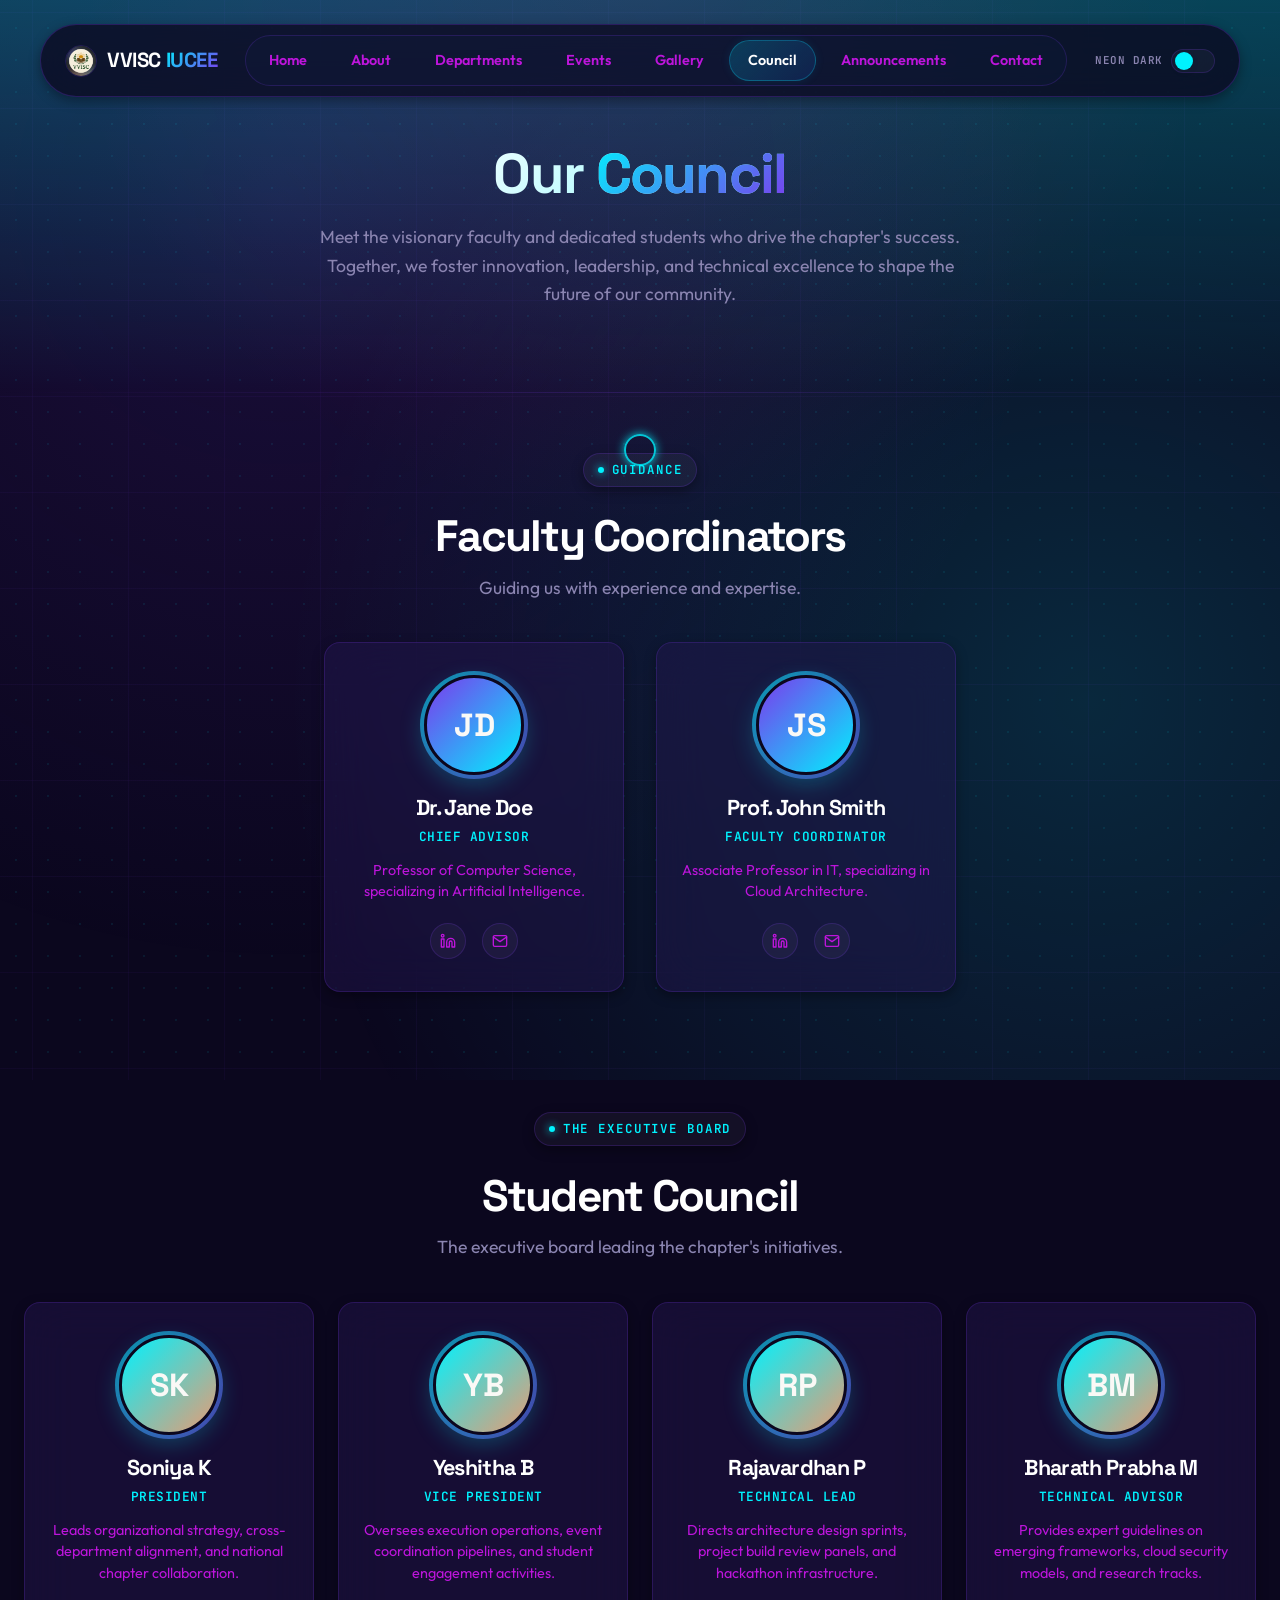
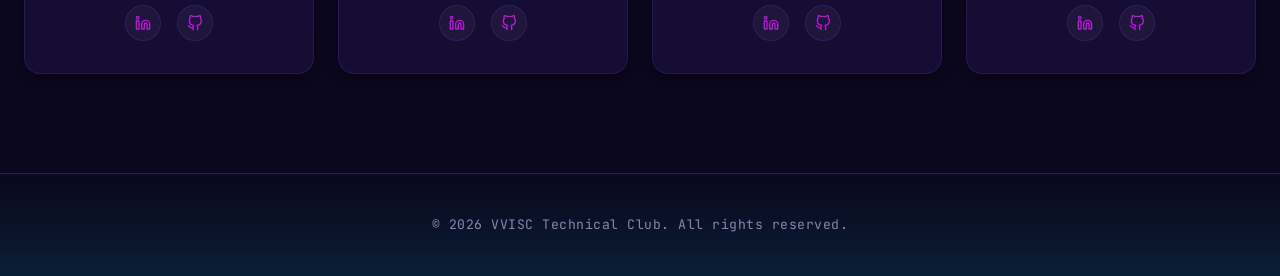
<file: council.html>
<!DOCTYPE html>
<html lang="en">

<head>
    <meta charset="UTF-8">
    <meta name="viewport" content="width=device-width, initial-scale=1.0">
    <title>VVISC Technical Club - Council</title>
    <meta name="description" content="Meet the faculty coordinators and student council members of VVISC.">
    <link rel="preconnect" href="https://fonts.googleapis.com">
    <link rel="preconnect" href="https://fonts.gstatic.com" crossorigin>
    <link href="https://fonts.googleapis.com/css2?family=Outfit:wght@300;400;500;600;700;800&family=Space+Grotesk:wght@500;600;700&family=JetBrains+Mono:wght@400;500;600&display=swap" rel="stylesheet">
    <link rel="stylesheet" href="style.css">
</head>

<body class="dark-mode">

    <!-- Navigation -->
    <nav class="navbar">
        <div class="nav-container">
            <a href="index.html" class="logo">
                <img src="assets/logo.png" alt="VVISC Logo" class="nav-logo">
                <span class="logo-text">VVISC <span class="logo-accent">IUCEE</span></span>
            </a>

            <div class="nav-links">
                <a href="index.html">Home</a>
                <a href="about.html">About</a>
                <a href="departments.html">Departments</a>
                <a href="events.html">Events</a>
                <a href="gallery.html">Gallery</a>
                <a href="council.html">Council</a>
                <a href="announcements.html">Announcements</a>
                <a href="contact.html">Contact</a>
            </div>

            <div class="nav-actions">
                <div class="theme-toggle-container">
                    <span class="theme-label" id="theme-label">Midnight</span>
                    <button id="theme-toggle" class="theme-toggle" aria-label="Toggle Dark Mode">
                        <span class="toggle-icon"></span>
                    </button>
                </div>
                <div class="hamburger">
                    <span class="bar"></span>
                    <span class="bar"></span>
                    <span class="bar"></span>
                </div>
            </div>
        </div>
        <div class="mobile-menu">
            <a href="index.html">Home</a>
            <a href="about.html">About</a>
            <a href="departments.html">Departments</a>
            <a href="events.html">Events</a>
            <a href="gallery.html">Gallery</a>
            <a href="council.html">Council</a>
            <a href="announcements.html">Announcements</a>
            <a href="contact.html">Contact</a>
        </div>
        <div class="scroll-progress"></div>
    </nav>

    <!-- Page Header -->
    <header class="page-header">
        <div class="container reveal-up">
            <h1>Our <span class="logo-accent">Council</span></h1>
            <p class="section-subtitle">Meet the visionary faculty and dedicated students who drive the chapter's
                success. Together, we foster innovation, leadership, and technical excellence to shape the future of our
                community.</p>
        </div>
    </header>

    <!-- Faculty Coordinators -->
    <section class="section-padding">
        <div class="container">
            <div class="eyebrow-center reveal-down"><span class="eyebrow">Guidance</span></div>
            <h2 class="reveal-down">Faculty Coordinators</h2>
            <p class="section-subtitle reveal-up delay-100">Guiding us with experience and expertise.</p>

            <div class="profile-grid" style="margin-top: 40px; justify-content: center; display: flex; flex-wrap: wrap; gap: 32px;">
                <div class="profile-card reveal-left delay-200" style="width: 300px;">
                    <div class="profile-img-container">
                        <div class="profile-img-placeholder" style="background: linear-gradient(135deg, var(--secondary-color), var(--accent-color));">JD</div>
                    </div>
                    <h3>Dr. Jane Doe</h3>
                    <p class="profile-role">Chief Advisor</p>
                    <p class="profile-desc">Professor of Computer Science, specializing in Artificial Intelligence.</p>
                    <div class="profile-socials">
                        <a href="#" aria-label="LinkedIn">
                            <svg xmlns="http://www.w3.org/2000/svg" viewBox="0 0 24 24" fill="none" stroke="currentColor" stroke-width="2" stroke-linecap="round" stroke-linejoin="round" width="16" height="16"><path d="M16 8a6 6 0 0 1 6 6v7h-4v-7a2 2 0 0 0-2-2 2 2 0 0 0-2 2v7h-4v-7a6 6 0 0 1 6-6z"/><rect x="2" y="9" width="4" height="12"/><circle cx="4" cy="4" r="2"/></svg>
                        </a>
                        <a href="#" aria-label="Email">
                            <svg xmlns="http://www.w3.org/2000/svg" viewBox="0 0 24 24" fill="none" stroke="currentColor" stroke-width="2" stroke-linecap="round" stroke-linejoin="round" width="16" height="16"><path d="M4 4h16c1.1 0 2 .9 2 2v12c0 1.1-.9 2-2 2H4c-1.1 0-2-.9-2-2V6c0-1.1.9-2 2-2z"/><polyline points="22,6 12,13 2,6"/></svg>
                        </a>
                    </div>
                </div>
                <div class="profile-card reveal-right delay-300" style="width: 300px;">
                    <div class="profile-img-container">
                        <div class="profile-img-placeholder" style="background: linear-gradient(135deg, var(--secondary-color), var(--accent-color));">JS</div>
                    </div>
                    <h3>Prof. John Smith</h3>
                    <p class="profile-role">Faculty Coordinator</p>
                    <p class="profile-desc">Associate Professor in IT, specializing in Cloud Architecture.</p>
                    <div class="profile-socials">
                        <a href="#" aria-label="LinkedIn">
                            <svg xmlns="http://www.w3.org/2000/svg" viewBox="0 0 24 24" fill="none" stroke="currentColor" stroke-width="2" stroke-linecap="round" stroke-linejoin="round" width="16" height="16"><path d="M16 8a6 6 0 0 1 6 6v7h-4v-7a2 2 0 0 0-2-2 2 2 0 0 0-2 2v7h-4v-7a6 6 0 0 1 6-6z"/><rect x="2" y="9" width="4" height="12"/><circle cx="4" cy="4" r="2"/></svg>
                        </a>
                        <a href="#" aria-label="Email">
                            <svg xmlns="http://www.w3.org/2000/svg" viewBox="0 0 24 24" fill="none" stroke="currentColor" stroke-width="2" stroke-linecap="round" stroke-linejoin="round" width="16" height="16"><path d="M4 4h16c1.1 0 2 .9 2 2v12c0 1.1-.9 2-2 2H4c-1.1 0-2-.9-2-2V6c0-1.1.9-2 2-2z"/><polyline points="22,6 12,13 2,6"/></svg>
                        </a>
                    </div>
                </div>
            </div>
        </div>
    </section>

    <!-- Student Council -->
    <section class="section-padding">
        <div class="container">
            <div class="eyebrow-center reveal-down"><span class="eyebrow">The Executive Board</span></div>
            <h2 class="reveal-down">Student Council</h2>
            <p class="section-subtitle reveal-up delay-100">The executive board leading the chapter's initiatives.</p>

            <div class="profile-grid" style="margin-top: 40px;">
                <!-- President -->
                <div class="profile-card reveal-left delay-200">
                    <div class="profile-img-container">
                        <div class="profile-img-placeholder" style="background: linear-gradient(135deg, var(--accent-color), #E89B74);">SK</div>
                    </div>
                    <h3>Soniya K</h3>
                    <p class="profile-role">President</p>
                    <p class="profile-desc">Leads organizational strategy, cross-department alignment, and national chapter collaboration.</p>
                    <div class="profile-socials">
                        <a href="#" aria-label="LinkedIn">
                            <svg xmlns="http://www.w3.org/2000/svg" viewBox="0 0 24 24" fill="none" stroke="currentColor" stroke-width="2" stroke-linecap="round" stroke-linejoin="round" width="16" height="16"><path d="M16 8a6 6 0 0 1 6 6v7h-4v-7a2 2 0 0 0-2-2 2 2 0 0 0-2 2v7h-4v-7a6 6 0 0 1 6-6z"/><rect x="2" y="9" width="4" height="12"/><circle cx="4" cy="4" r="2"/></svg>
                        </a>
                        <a href="#" aria-label="GitHub">
                            <svg xmlns="http://www.w3.org/2000/svg" viewBox="0 0 24 24" fill="none" stroke="currentColor" stroke-width="2" stroke-linecap="round" stroke-linejoin="round" width="16" height="16"><path d="M9 19c-5 1.5-5-2.5-7-3m14 6v-3.87a3.37 3.37 0 0 0-.94-2.61c3.14-.35 6.44-1.54 6.44-7A5.44 5.44 0 0 0 20 4.77 5.07 5.07 0 0 0 19.91 1S18.73.65 16 2.48a13.38 13.38 0 0 0-7 0C6.27.65 5.09 1 5.09 1A5.07 5.07 0 0 0 5 4.77a5.44 5.44 0 0 0-1.5 3.78c0 5.42 3.3 6.61 6.44 7A3.37 3.37 0 0 0 9 18.13V22"/></svg>
                        </a>
                    </div>
                </div>
                <!-- Vice President -->
                <div class="profile-card reveal-up delay-300">
                    <div class="profile-img-container">
                        <div class="profile-img-placeholder" style="background: linear-gradient(135deg, var(--accent-color), #E89B74);">YB</div>
                    </div>
                    <h3>Yeshitha B</h3>
                    <p class="profile-role">Vice President</p>
                    <p class="profile-desc">Oversees execution operations, event coordination pipelines, and student engagement activities.</p>
                    <div class="profile-socials">
                        <a href="#" aria-label="LinkedIn">
                            <svg xmlns="http://www.w3.org/2000/svg" viewBox="0 0 24 24" fill="none" stroke="currentColor" stroke-width="2" stroke-linecap="round" stroke-linejoin="round" width="16" height="16"><path d="M16 8a6 6 0 0 1 6 6v7h-4v-7a2 2 0 0 0-2-2 2 2 0 0 0-2 2v7h-4v-7a6 6 0 0 1 6-6z"/><rect x="2" y="9" width="4" height="12"/><circle cx="4" cy="4" r="2"/></svg>
                        </a>
                        <a href="#" aria-label="GitHub">
                            <svg xmlns="http://www.w3.org/2000/svg" viewBox="0 0 24 24" fill="none" stroke="currentColor" stroke-width="2" stroke-linecap="round" stroke-linejoin="round" width="16" height="16"><path d="M9 19c-5 1.5-5-2.5-7-3m14 6v-3.87a3.37 3.37 0 0 0-.94-2.61c3.14-.35 6.44-1.54 6.44-7A5.44 5.44 0 0 0 20 4.77 5.07 5.07 0 0 0 19.91 1S18.73.65 16 2.48a13.38 13.38 0 0 0-7 0C6.27.65 5.09 1 5.09 1A5.07 5.07 0 0 0 5 4.77a5.44 5.44 0 0 0-1.5 3.78c0 5.42 3.3 6.61 6.44 7A3.37 3.37 0 0 0 9 18.13V22"/></svg>
                        </a>
                    </div>
                </div>
                <!-- Technical Lead -->
                <div class="profile-card reveal-up delay-400">
                    <div class="profile-img-container">
                        <div class="profile-img-placeholder" style="background: linear-gradient(135deg, var(--accent-color), #E89B74);">RP</div>
                    </div>
                    <h3>Rajavardhan P</h3>
                    <p class="profile-role">Technical Lead</p>
                    <p class="profile-desc">Directs architecture design sprints, project build review panels, and hackathon infrastructure.</p>
                    <div class="profile-socials">
                        <a href="#" aria-label="LinkedIn">
                            <svg xmlns="http://www.w3.org/2000/svg" viewBox="0 0 24 24" fill="none" stroke="currentColor" stroke-width="2" stroke-linecap="round" stroke-linejoin="round" width="16" height="16"><path d="M16 8a6 6 0 0 1 6 6v7h-4v-7a2 2 0 0 0-2-2 2 2 0 0 0-2 2v7h-4v-7a6 6 0 0 1 6-6z"/><rect x="2" y="9" width="4" height="12"/><circle cx="4" cy="4" r="2"/></svg>
                        </a>
                        <a href="#" aria-label="GitHub">
                            <svg xmlns="http://www.w3.org/2000/svg" viewBox="0 0 24 24" fill="none" stroke="currentColor" stroke-width="2" stroke-linecap="round" stroke-linejoin="round" width="16" height="16"><path d="M9 19c-5 1.5-5-2.5-7-3m14 6v-3.87a3.37 3.37 0 0 0-.94-2.61c3.14-.35 6.44-1.54 6.44-7A5.44 5.44 0 0 0 20 4.77 5.07 5.07 0 0 0 19.91 1S18.73.65 16 2.48a13.38 13.38 0 0 0-7 0C6.27.65 5.09 1 5.09 1A5.07 5.07 0 0 0 5 4.77a5.44 5.44 0 0 0-1.5 3.78c0 5.42 3.3 6.61 6.44 7A3.37 3.37 0 0 0 9 18.13V22"/></svg>
                        </a>
                    </div>
                </div>
                <!-- Technical Advisor -->
                <div class="profile-card reveal-right delay-500">
                    <div class="profile-img-container">
                        <div class="profile-img-placeholder" style="background: linear-gradient(135deg, var(--accent-color), #E89B74);">BM</div>
                    </div>
                    <h3>Bharath Prabha M</h3>
                    <p class="profile-role">Technical Advisor</p>
                    <p class="profile-desc">Provides expert guidelines on emerging frameworks, cloud security models, and research tracks.</p>
                    <div class="profile-socials">
                        <a href="#" aria-label="LinkedIn">
                            <svg xmlns="http://www.w3.org/2000/svg" viewBox="0 0 24 24" fill="none" stroke="currentColor" stroke-width="2" stroke-linecap="round" stroke-linejoin="round" width="16" height="16"><path d="M16 8a6 6 0 0 1 6 6v7h-4v-7a2 2 0 0 0-2-2 2 2 0 0 0-2 2v7h-4v-7a6 6 0 0 1 6-6z"/><rect x="2" y="9" width="4" height="12"/><circle cx="4" cy="4" r="2"/></svg>
                        </a>
                        <a href="#" aria-label="GitHub">
                            <svg xmlns="http://www.w3.org/2000/svg" viewBox="0 0 24 24" fill="none" stroke="currentColor" stroke-width="2" stroke-linecap="round" stroke-linejoin="round" width="16" height="16"><path d="M9 19c-5 1.5-5-2.5-7-3m14 6v-3.87a3.37 3.37 0 0 0-.94-2.61c3.14-.35 6.44-1.54 6.44-7A5.44 5.44 0 0 0 20 4.77 5.07 5.07 0 0 0 19.91 1S18.73.65 16 2.48a13.38 13.38 0 0 0-7 0C6.27.65 5.09 1 5.09 1A5.07 5.07 0 0 0 5 4.77a5.44 5.44 0 0 0-1.5 3.78c0 5.42 3.3 6.61 6.44 7A3.37 3.37 0 0 0 9 18.13V22"/></svg>
                        </a>
                    </div>
                </div>
            </div>
        </div>
    </section>

    <footer>
        <div class="container">
            <p>&copy; 2026 VVISC Technical Club. All rights reserved.</p>
        </div>
    </footer>


    <script src="main.js"></script>
</body>

</html>
</file>
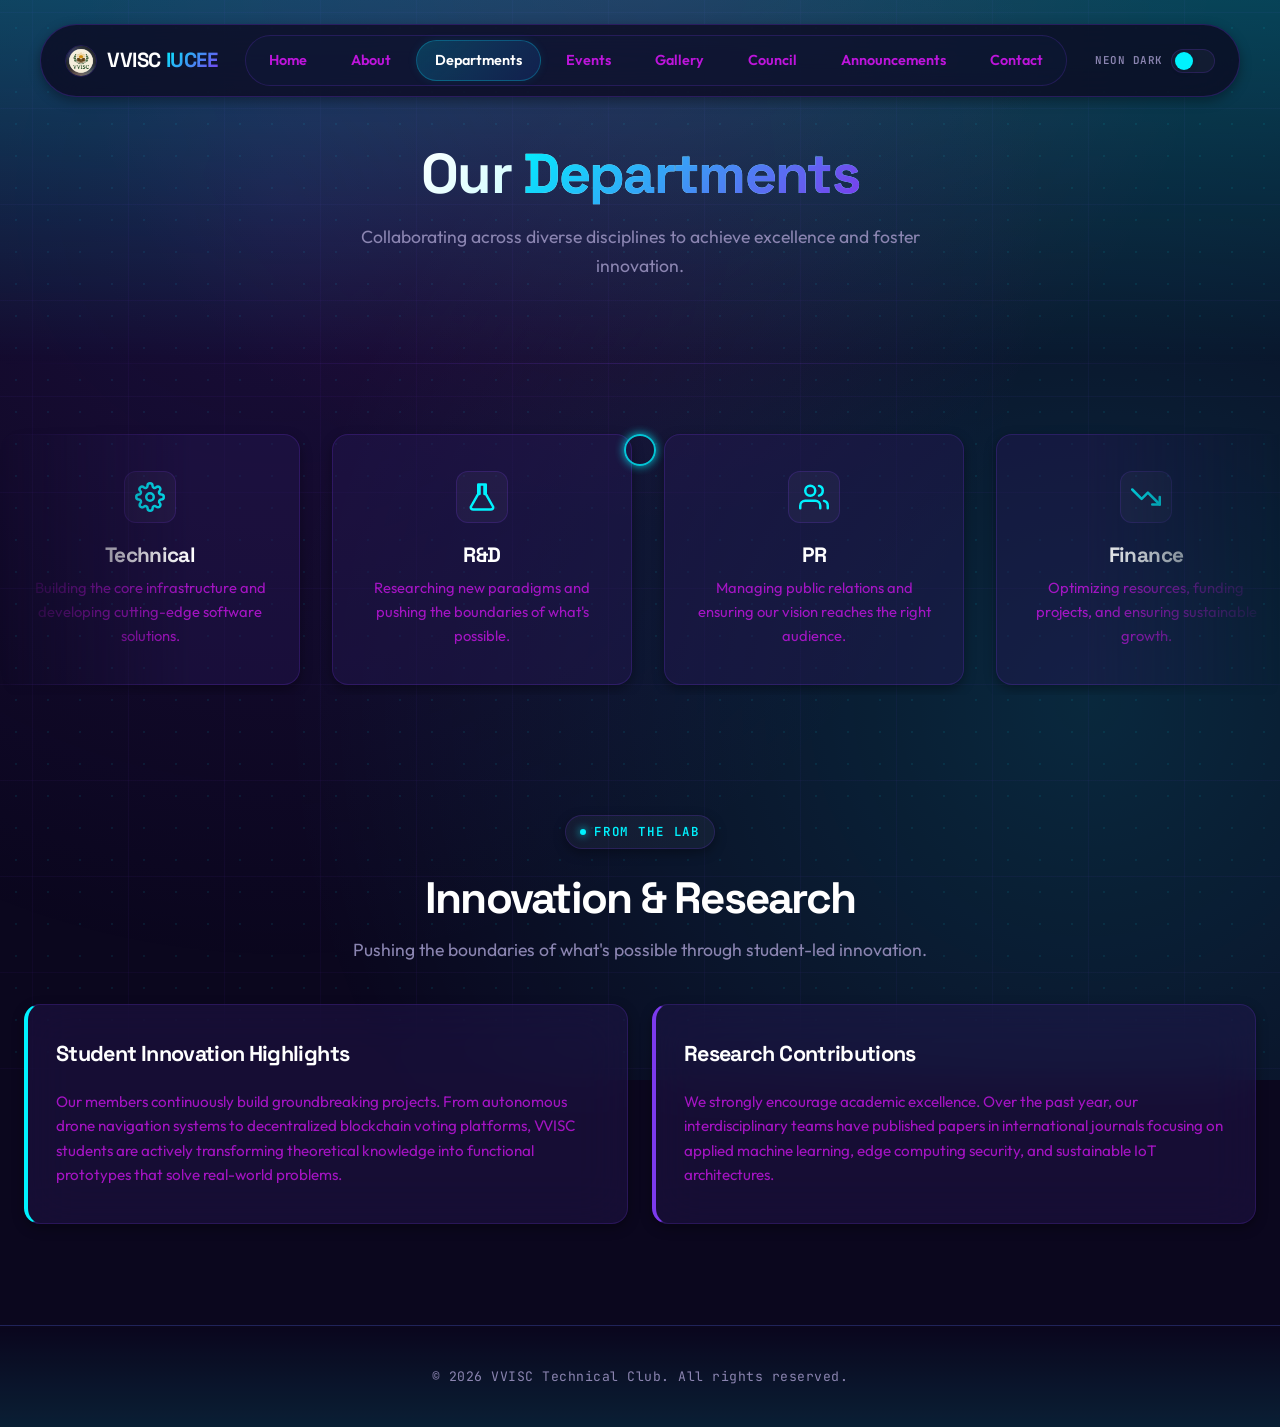
<file: departments.html>
<!DOCTYPE html>
<html lang="en">

<head>
    <meta charset="UTF-8">
    <meta name="viewport" content="width=device-width, initial-scale=1.0">
    <title>VVISC Technical Club - Departments</title>
    <meta name="description" content="Explore the various technical and non-technical departments of VVISC.">
    <link rel="preconnect" href="https://fonts.googleapis.com">
    <link rel="preconnect" href="https://fonts.gstatic.com" crossorigin>
    <link href="https://fonts.googleapis.com/css2?family=Outfit:wght@300;400;500;600;700;800&family=Space+Grotesk:wght@500;600;700&family=JetBrains+Mono:wght@400;500;600&display=swap" rel="stylesheet">
    <link rel="stylesheet" href="style.css">
</head>

<body class="dark-mode">

    <!-- Navigation -->
    <nav class="navbar">
        <div class="nav-container">
            <a href="index.html" class="logo">
                <img src="assets/logo.png" alt="VVISC Logo" class="nav-logo">
                <span class="logo-text">VVISC <span class="logo-accent">IUCEE</span></span>
            </a>

            <div class="nav-links">
                <a href="index.html">Home</a>
                <a href="about.html">About</a>
                <a href="departments.html">Departments</a>
                <a href="events.html">Events</a>
                <a href="gallery.html">Gallery</a>
                <a href="council.html">Council</a>
                <a href="announcements.html">Announcements</a>
                <a href="contact.html">Contact</a>
            </div>

            <div class="nav-actions">
                <div class="theme-toggle-container">
                    <span class="theme-label" id="theme-label">Midnight</span>
                    <button id="theme-toggle" class="theme-toggle" aria-label="Toggle Dark Mode">
                        <span class="toggle-icon"></span>
                    </button>
                </div>
                <div class="hamburger">
                    <span class="bar"></span>
                    <span class="bar"></span>
                    <span class="bar"></span>
                </div>
            </div>
        </div>
        <div class="mobile-menu">
            <a href="index.html">Home</a>
            <a href="about.html">About</a>
            <a href="departments.html">Departments</a>
            <a href="events.html">Events</a>
            <a href="gallery.html">Gallery</a>
            <a href="council.html">Council</a>
            <a href="announcements.html">Announcements</a>
            <a href="contact.html">Contact</a>
        </div>
        <div class="scroll-progress"></div>
    </nav>

    <!-- Page Header -->
    <header class="page-header">
        <div class="container reveal-up">
            <h1>Our <span class="logo-accent">Departments</span></h1>
            <p class="section-subtitle">Collaborating across diverse disciplines to achieve excellence and foster innovation.</p>
        </div>
    </header>

    <!-- Continuous Marquee Section -->
    <section class="section-padding" style="overflow: hidden;">
        <div class="reveal-scale">
            <div class="marquee-container">
                <!-- Doubling the content for seamless infinite looping -->
                <div class="marquee-content">
                    <!-- Original Set -->
                    <div class="department-card">
                        <div class="card-icon-wrapper">
                            <svg xmlns="http://www.w3.org/2000/svg" viewBox="0 0 24 24" fill="none" stroke="currentColor" stroke-width="2" stroke-linecap="round" stroke-linejoin="round" width="30" height="30"><circle cx="12" cy="12" r="3"/><path d="M19.4 15a1.65 1.65 0 0 0 .33 1.82l.06.06a2 2 0 1 1-2.83 2.83l-.06-.06a1.65 1.65 0 0 0-1.82-.33 1.65 1.65 0 0 0-1 1.51V21a2 2 0 0 1-4 0v-.09A1.65 1.65 0 0 0 9 19.4a1.65 1.65 0 0 0-1.82.33l-.06.06a2 2 0 1 1-2.83-2.83l.06-.06a1.65 1.65 0 0 0 .33-1.82 1.65 1.65 0 0 0-1.51-1H3a2 2 0 0 1 0-4h.09A1.65 1.65 0 0 0 4.6 9a1.65 1.65 0 0 0-.33-1.82l-.06-.06a2 2 0 1 1 2.83-2.83l.06.06a1.65 1.65 0 0 0 1.82.33H9a1.65 1.65 0 0 0 1-1.51V3a2 2 0 0 1 4 0v.09a1.65 1.65 0 0 0 1 1.51 1.65 1.65 0 0 0 1.82-.33l.06-.06a2 2 0 1 1 2.83 2.83l-.06.06a1.65 1.65 0 0 0-.33 1.82V9a1.65 1.65 0 0 0 1.51 1H21a2 2 0 0 1 0 4h-.09a1.65 1.65 0 0 0-1.51 1z"/></svg>
                        </div>
                        <h3>Technical</h3>
                        <p>Building the core infrastructure and developing cutting-edge software solutions.</p>
                    </div>
                    <div class="department-card">
                        <div class="card-icon-wrapper">
                            <svg xmlns="http://www.w3.org/2000/svg" viewBox="0 0 24 24" fill="none" stroke="currentColor" stroke-width="2" stroke-linecap="round" stroke-linejoin="round" width="30" height="30"><path d="M10 2v7.5M14 2v7.5M3.02 20a2 2 0 0 0 1.98 2h14a2 2 0 0 0 1.98-2L15 9.5V2H9v7.5L3.02 20z"/></svg>
                        </div>
                        <h3>R&D</h3>
                        <p>Researching new paradigms and pushing the boundaries of what's possible.</p>
                    </div>
                    <div class="department-card">
                        <div class="card-icon-wrapper">
                            <svg xmlns="http://www.w3.org/2000/svg" viewBox="0 0 24 24" fill="none" stroke="currentColor" stroke-width="2" stroke-linecap="round" stroke-linejoin="round" width="30" height="30"><path d="M17 21v-2a4 4 0 0 0-4-4H5a4 4 0 0 0-4 4v2"/><circle cx="9" cy="7" r="4"/><path d="M23 21v-2a4 4 0 0 0-3-3.87"/><path d="M16 3.13a4 4 0 0 1 0 7.75"/></svg>
                        </div>
                        <h3>PR</h3>
                        <p>Managing public relations and ensuring our vision reaches the right audience.</p>
                    </div>
                    <div class="department-card">
                        <div class="card-icon-wrapper">
                            <svg xmlns="http://www.w3.org/2000/svg" viewBox="0 0 24 24" fill="none" stroke="currentColor" stroke-width="2" stroke-linecap="round" stroke-linejoin="round" width="30" height="30"><polyline points="23 18 13.5 8.5 8.5 13.5 1 6"/><polyline points="17 18 23 18 23 12"/></svg>
                        </div>
                        <h3>Finance</h3>
                        <p>Optimizing resources, funding projects, and ensuring sustainable growth.</p>
                    </div>
                    <div class="department-card">
                        <div class="card-icon-wrapper">
                            <svg xmlns="http://www.w3.org/2000/svg" viewBox="0 0 24 24" fill="none" stroke="currentColor" stroke-width="2" stroke-linecap="round" stroke-linejoin="round" width="30" height="30"><rect x="5" y="2" width="14" height="20" rx="2" ry="2"/><line x1="12" y1="18" x2="12.01" y2="18"/></svg>
                        </div>
                        <h3>Social Media</h3>
                        <p>Engaging our community through impactful digital content and campaigns.</p>
                    </div>
                    <div class="department-card">
                        <div class="card-icon-wrapper">
                            <svg xmlns="http://www.w3.org/2000/svg" viewBox="0 0 24 24" fill="none" stroke="currentColor" stroke-width="2" stroke-linecap="round" stroke-linejoin="round" width="30" height="30"><path d="M12 22C17.5228 22 22 17.5228 22 12C22 6.47715 17.5228 2 12 2C6.47715 2 2 6.47715 2 12C2 14.7255 3.09032 17.1962 4.85857 19C5.32626 19.4716 5.37887 20.218 5.06857 20.7712C4.82187 21.211 4.9818 21.7582 5.42111 22.01C5.60228 22.1136 5.80718 22.1648 6.01358 22.1583C7.45262 22.1134 8.79092 21.4394 9.6 20.4M12 22c-.6 0-1.1-.1-1.6-.2M8 9H8.01M12 7H12.01M16 9H16.01M16 13H16.01"/></svg>
                        </div>
                        <h3>Art</h3>
                        <p>Designing beautiful, user-centric interfaces and creative assets.</p>
                    </div>

                    <!-- Duplicated Set for Looping -->
                    <div class="department-card">
                        <div class="card-icon-wrapper">
                            <svg xmlns="http://www.w3.org/2000/svg" viewBox="0 0 24 24" fill="none" stroke="currentColor" stroke-width="2" stroke-linecap="round" stroke-linejoin="round" width="30" height="30"><circle cx="12" cy="12" r="3"/><path d="M19.4 15a1.65 1.65 0 0 0 .33 1.82l.06.06a2 2 0 1 1-2.83 2.83l-.06-.06a1.65 1.65 0 0 0-1.82-.33 1.65 1.65 0 0 0-1 1.51V21a2 2 0 0 1-4 0v-.09A1.65 1.65 0 0 0 9 19.4a1.65 1.65 0 0 0-1.82.33l-.06.06a2 2 0 1 1-2.83-2.83l.06-.06a1.65 1.65 0 0 0 .33-1.82 1.65 1.65 0 0 0-1.51-1H3a2 2 0 0 1 0-4h.09A1.65 1.65 0 0 0 4.6 9a1.65 1.65 0 0 0-.33-1.82l-.06-.06a2 2 0 1 1 2.83-2.83l.06.06a1.65 1.65 0 0 0 1.82.33H9a1.65 1.65 0 0 0 1-1.51V3a2 2 0 0 1 4 0v.09a1.65 1.65 0 0 0 1 1.51 1.65 1.65 0 0 0 1.82-.33l.06-.06a2 2 0 1 1 2.83 2.83l-.06.06a1.65 1.65 0 0 0-.33 1.82V9a1.65 1.65 0 0 0 1.51 1H21a2 2 0 0 1 0 4h-.09a1.65 1.65 0 0 0-1.51 1z"/></svg>
                        </div>
                        <h3>Technical</h3>
                        <p>Building the core infrastructure and developing cutting-edge software solutions.</p>
                    </div>
                    <div class="department-card">
                        <div class="card-icon-wrapper">
                            <svg xmlns="http://www.w3.org/2000/svg" viewBox="0 0 24 24" fill="none" stroke="currentColor" stroke-width="2" stroke-linecap="round" stroke-linejoin="round" width="30" height="30"><path d="M10 2v7.5M14 2v7.5M3.02 20a2 2 0 0 0 1.98 2h14a2 2 0 0 0 1.98-2L15 9.5V2H9v7.5L3.02 20z"/></svg>
                        </div>
                        <h3>R&D</h3>
                        <p>Researching new paradigms and pushing the boundaries of what's possible.</p>
                    </div>
                    <div class="department-card">
                        <div class="card-icon-wrapper">
                            <svg xmlns="http://www.w3.org/2000/svg" viewBox="0 0 24 24" fill="none" stroke="currentColor" stroke-width="2" stroke-linecap="round" stroke-linejoin="round" width="30" height="30"><path d="M17 21v-2a4 4 0 0 0-4-4H5a4 4 0 0 0-4 4v2"/><circle cx="9" cy="7" r="4"/><path d="M23 21v-2a4 4 0 0 0-3-3.87"/><path d="M16 3.13a4 4 0 0 1 0 7.75"/></svg>
                        </div>
                        <h3>PR</h3>
                        <p>Managing public relations and ensuring our vision reaches the right audience.</p>
                    </div>
                    <div class="department-card">
                        <div class="card-icon-wrapper">
                            <svg xmlns="http://www.w3.org/2000/svg" viewBox="0 0 24 24" fill="none" stroke="currentColor" stroke-width="2" stroke-linecap="round" stroke-linejoin="round" width="30" height="30"><polyline points="23 18 13.5 8.5 8.5 13.5 1 6"/><polyline points="17 18 23 18 23 12"/></svg>
                        </div>
                        <h3>Finance</h3>
                        <p>Optimizing resources, funding projects, and ensuring sustainable growth.</p>
                    </div>
                    <div class="department-card">
                        <div class="card-icon-wrapper">
                            <svg xmlns="http://www.w3.org/2000/svg" viewBox="0 0 24 24" fill="none" stroke="currentColor" stroke-width="2" stroke-linecap="round" stroke-linejoin="round" width="30" height="30"><rect x="5" y="2" width="14" height="20" rx="2" ry="2"/><line x1="12" y1="18" x2="12.01" y2="18"/></svg>
                        </div>
                        <h3>Social Media</h3>
                        <p>Engaging our community through impactful digital content and campaigns.</p>
                    </div>
                    <div class="department-card">
                        <div class="card-icon-wrapper">
                            <svg xmlns="http://www.w3.org/2000/svg" viewBox="0 0 24 24" fill="none" stroke="currentColor" stroke-width="2" stroke-linecap="round" stroke-linejoin="round" width="30" height="30"><path d="M12 22C17.5228 22 22 17.5228 22 12C22 6.47715 17.5228 2 12 2C6.47715 2 2 6.47715 2 12C2 14.7255 3.09032 17.1962 4.85857 19C5.32626 19.4716 5.37887 20.218 5.06857 20.7712C4.82187 21.211 4.9818 21.7582 5.42111 22.01C5.60228 22.1136 5.80718 22.1648 6.01358 22.1583C7.45262 22.1134 8.79092 21.4394 9.6 20.4M12 22c-.6 0-1.1-.1-1.6-.2M8 9H8.01M12 7H12.01M16 9H16.01M16 13H16.01"/></svg>
                        </div>
                        <h3>Art</h3>
                        <p>Designing beautiful, user-centric interfaces and creative assets.</p>
                    </div>
                </div>
            </div>
        </div>
    </section>

    <!-- Innovation & Research -->
    <section class="section-padding">
        <div class="container">
            <div class="eyebrow-center reveal-down"><span class="eyebrow">From The Lab</span></div>
            <h2 class="reveal-down">Innovation & Research</h2>
            <p class="section-subtitle reveal-up delay-100">Pushing the boundaries of what's possible through student-led innovation.</p>
            
            <div class="grid-container" style="margin-top: 40px;">
                <div class="card reveal-left delay-200" style="border-left: 4px solid var(--accent-color);">
                    <h3>Student Innovation Highlights</h3>
                    <p style="margin-top: 15px;">Our members continuously build groundbreaking projects. From autonomous drone navigation systems to decentralized blockchain voting platforms, VVISC students are actively transforming theoretical knowledge into functional prototypes that solve real-world problems.</p>
                </div>
                <div class="card reveal-right delay-300" style="border-left: 4px solid var(--secondary-color);">
                    <h3>Research Contributions</h3>
                    <p style="margin-top: 15px;">We strongly encourage academic excellence. Over the past year, our interdisciplinary teams have published papers in international journals focusing on applied machine learning, edge computing security, and sustainable IoT architectures.</p>
                </div>
            </div>
        </div>
    </section>

    <footer>
        <div class="container">
            <p>&copy; 2026 VVISC Technical Club. All rights reserved.</p>
        </div>
    </footer>


    <script src="main.js"></script>
</body>

</html>
</file>
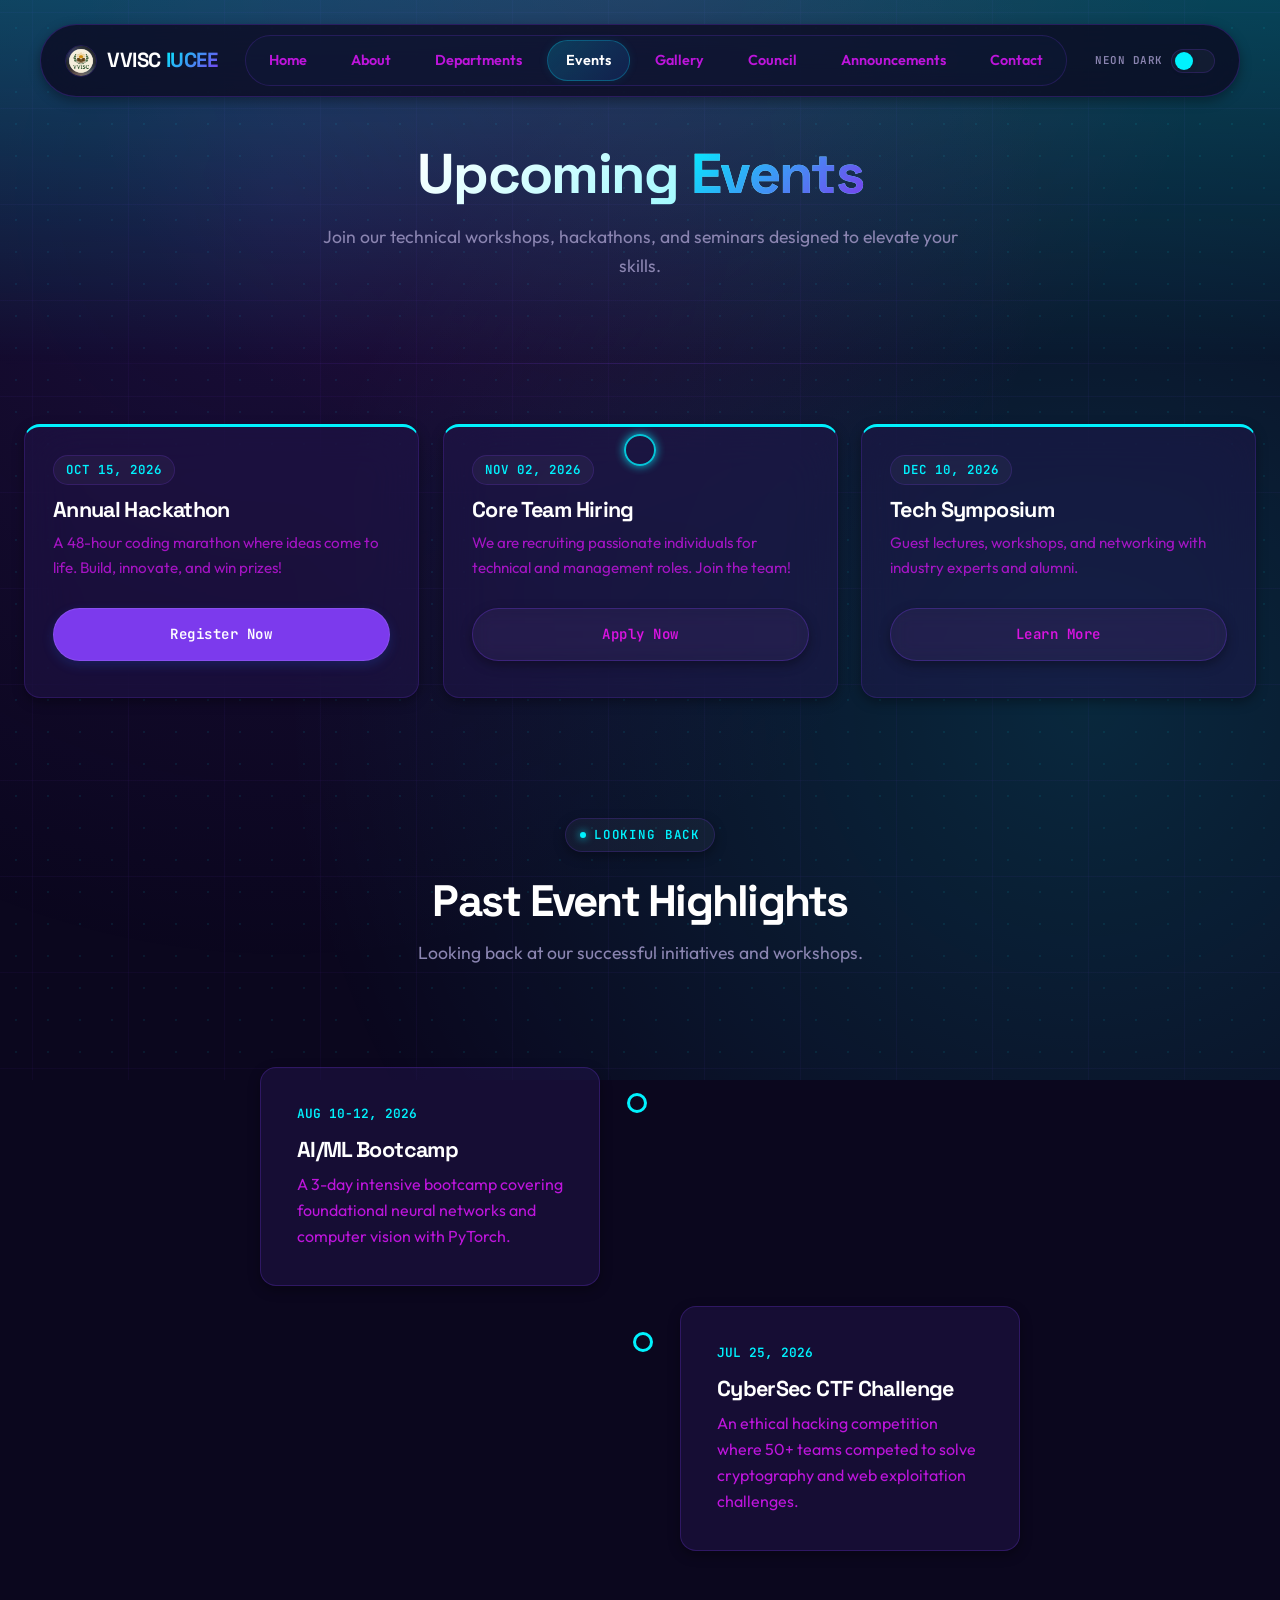
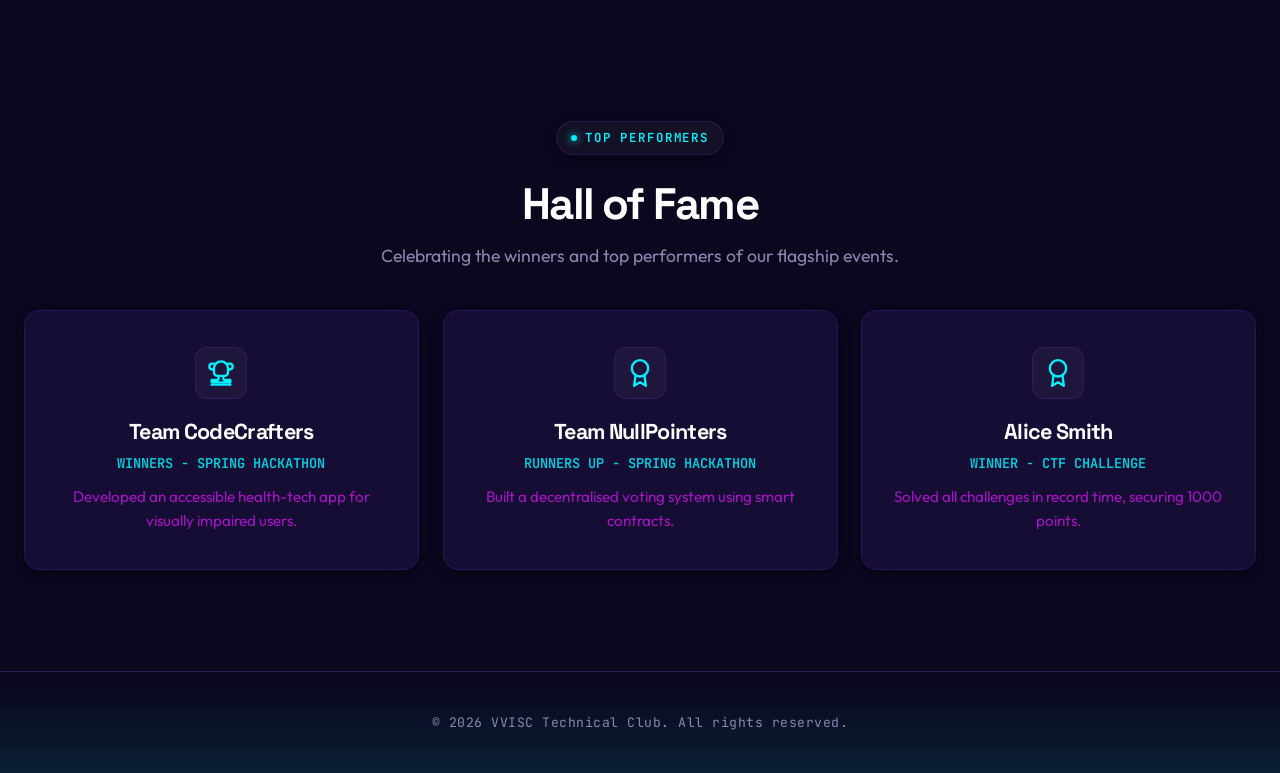
<file: events.html>
<!DOCTYPE html>
<html lang="en">

<head>
    <meta charset="UTF-8">
    <meta name="viewport" content="width=device-width, initial-scale=1.0">
    <title>VVISC Technical Club - Events</title>
    <meta name="description" content="Discover upcoming hackathons, workshops, and symposia hosted by VVISC.">
    <link rel="preconnect" href="https://fonts.googleapis.com">
    <link rel="preconnect" href="https://fonts.gstatic.com" crossorigin>
    <link href="https://fonts.googleapis.com/css2?family=Outfit:wght@300;400;500;600;700;800&family=Space+Grotesk:wght@500;600;700&family=JetBrains+Mono:wght@400;500;600&display=swap" rel="stylesheet">
    <link rel="stylesheet" href="style.css">
</head>

<body class="dark-mode">

    <!-- Navigation -->
    <nav class="navbar">
        <div class="nav-container">
            <a href="index.html" class="logo">
                <img src="assets/logo.png" alt="VVISC Logo" class="nav-logo">
                <span class="logo-text">VVISC <span class="logo-accent">IUCEE</span></span>
            </a>

            <div class="nav-links">
                <a href="index.html">Home</a>
                <a href="about.html">About</a>
                <a href="departments.html">Departments</a>
                <a href="events.html">Events</a>
                <a href="gallery.html">Gallery</a>
                <a href="council.html">Council</a>
                <a href="announcements.html">Announcements</a>
                <a href="contact.html">Contact</a>
            </div>

            <div class="nav-actions">
                <div class="theme-toggle-container">
                    <span class="theme-label" id="theme-label">Midnight</span>
                    <button id="theme-toggle" class="theme-toggle" aria-label="Toggle Dark Mode">
                        <span class="toggle-icon"></span>
                    </button>
                </div>
                <div class="hamburger">
                    <span class="bar"></span>
                    <span class="bar"></span>
                    <span class="bar"></span>
                </div>
            </div>
        </div>
        <div class="mobile-menu">
            <a href="index.html">Home</a>
            <a href="about.html">About</a>
            <a href="departments.html">Departments</a>
            <a href="events.html">Events</a>
            <a href="gallery.html">Gallery</a>
            <a href="council.html">Council</a>
            <a href="announcements.html">Announcements</a>
            <a href="contact.html">Contact</a>
        </div>
        <div class="scroll-progress"></div>
    </nav>

    <!-- Page Header -->
    <header class="page-header">
        <div class="container reveal-up">
            <h1>Upcoming <span class="logo-accent">Events</span></h1>
            <p class="section-subtitle">Join our technical workshops, hackathons, and seminars designed to elevate your skills.</p>
        </div>
    </header>

    <!-- Upcoming Events Section -->
    <section class="section-padding">
        <div class="container">
            <div class="event-grid">
                <div class="event-card reveal-left delay-100">
                    <div class="event-date">Oct 15, 2026</div>
                    <h3>Annual Hackathon</h3>
                    <p>A 48-hour coding marathon where ideas come to life. Build, innovate, and win prizes!</p>
                    <a href="#" class="btn btn-primary reveal-scale delay-200">Register Now</a>
                </div>
                <div class="event-card reveal-up delay-200">
                    <div class="event-date">Nov 02, 2026</div>
                    <h3>Core Team Hiring</h3>
                    <p>We are recruiting passionate individuals for technical and management roles. Join the team!</p>
                    <a href="#" class="btn btn-secondary reveal-scale delay-300">Apply Now</a>
                </div>
                <div class="event-card reveal-right delay-300">
                    <div class="event-date">Dec 10, 2026</div>
                    <h3>Tech Symposium</h3>
                    <p>Guest lectures, workshops, and networking with industry experts and alumni.</p>
                    <a href="#" class="btn btn-secondary reveal-scale delay-400">Learn More</a>
                </div>
            </div>
        </div>
    </section>

    <!-- Past Events Timeline -->
    <section class="section-padding">
        <div class="container">
            <div class="eyebrow-center reveal-down"><span class="eyebrow">Looking Back</span></div>
            <h2 class="reveal-down">Past Event Highlights</h2>
            <p class="section-subtitle reveal-up delay-100">Looking back at our successful initiatives and workshops.</p>
            
            <div class="timeline" style="margin-top: 50px;">
                <div class="timeline-item timeline-left reveal-left delay-200">
                    <div class="timeline-content">
                        <div class="timeline-date">Aug 10-12, 2026</div>
                        <h3>AI/ML Bootcamp</h3>
                        <p>A 3-day intensive bootcamp covering foundational neural networks and computer vision with PyTorch.</p>
                    </div>
                </div>
                <div class="timeline-item timeline-right reveal-right delay-300">
                    <div class="timeline-content">
                        <div class="timeline-date">Jul 25, 2026</div>
                        <h3>CyberSec CTF Challenge</h3>
                        <p>An ethical hacking competition where 50+ teams competed to solve cryptography and web exploitation challenges.</p>
                    </div>
                </div>
            </div>
        </div>
    </section>

    <!-- Hall of Fame / Winners -->
    <section class="section-padding">
        <div class="container">
            <div class="eyebrow-center reveal-down"><span class="eyebrow">Top Performers</span></div>
            <h2 class="reveal-down">Hall of Fame</h2>
            <p class="section-subtitle reveal-up delay-100">Celebrating the winners and top performers of our flagship events.</p>
            
            <div class="grid-container" style="margin-top: 40px;">
                <div class="card reveal-left delay-200" style="text-align: center; align-items: center;">
                    <div class="card-icon-wrapper">
                        <svg xmlns="http://www.w3.org/2000/svg" viewBox="0 0 24 24" fill="none" stroke="currentColor" stroke-width="2" stroke-linecap="round" stroke-linejoin="round" width="28" height="28"><path d="M6 9H4.5a2.5 2.5 0 0 1 0-5H6"/><path d="M18 9h1.5a2.5 2.5 0 0 0 0-5H18"/><path d="M4 22h16"/><path d="M10 14.66V17c0 .55-.45 1-1 1H4v2h16v-2h-5c-.55 0-1-.45-1-1v-2.34"/><path d="M12 2a6 6 0 0 1 6 6v3.5c0 1.66-1.34 3-3 3H9a3 3 0 0 1-3-3V8a6 6 0 0 1 6-6z"/></svg>
                    </div>
                    <h3>Team CodeCrafters</h3>
                    <p style="color: var(--accent-color); font-weight: 600; margin-bottom: 10px; font-family: var(--font-mono); font-size: 0.85rem; text-transform: uppercase;">Winners - Spring Hackathon</p>
                    <p>Developed an accessible health-tech app for visually impaired users.</p>
                </div>
                <div class="card reveal-up delay-300" style="text-align: center; align-items: center;">
                    <div class="card-icon-wrapper">
                        <svg xmlns="http://www.w3.org/2000/svg" viewBox="0 0 24 24" fill="none" stroke="currentColor" stroke-width="2" stroke-linecap="round" stroke-linejoin="round" width="28" height="28"><circle cx="12" cy="8" r="7"/><polyline points="8.21 13.89 7 23 12 20 17 23 15.79 13.88"/></svg>
                    </div>
                    <h3>Team NullPointers</h3>
                    <p style="color: var(--accent-color); font-weight: 600; margin-bottom: 10px; font-family: var(--font-mono); font-size: 0.85rem; text-transform: uppercase;">Runners Up - Spring Hackathon</p>
                    <p>Built a decentralised voting system using smart contracts.</p>
                </div>
                <div class="card reveal-right delay-400" style="text-align: center; align-items: center;">
                    <div class="card-icon-wrapper">
                        <svg xmlns="http://www.w3.org/2000/svg" viewBox="0 0 24 24" fill="none" stroke="currentColor" stroke-width="2" stroke-linecap="round" stroke-linejoin="round" width="28" height="28"><circle cx="12" cy="8" r="7"/><polyline points="8.21 13.89 7 23 12 20 17 23 15.79 13.88"/></svg>
                    </div>
                    <h3>Alice Smith</h3>
                    <p style="color: var(--accent-color); font-weight: 600; margin-bottom: 10px; font-family: var(--font-mono); font-size: 0.85rem; text-transform: uppercase;">Winner - CTF Challenge</p>
                    <p>Solved all challenges in record time, securing 1000 points.</p>
                </div>
            </div>
        </div>
    </section>

    <footer>
        <div class="container">
            <p>&copy; 2026 VVISC Technical Club. All rights reserved.</p>
        </div>
    </footer>


    <script src="main.js"></script>
</body>

</html>
</file>
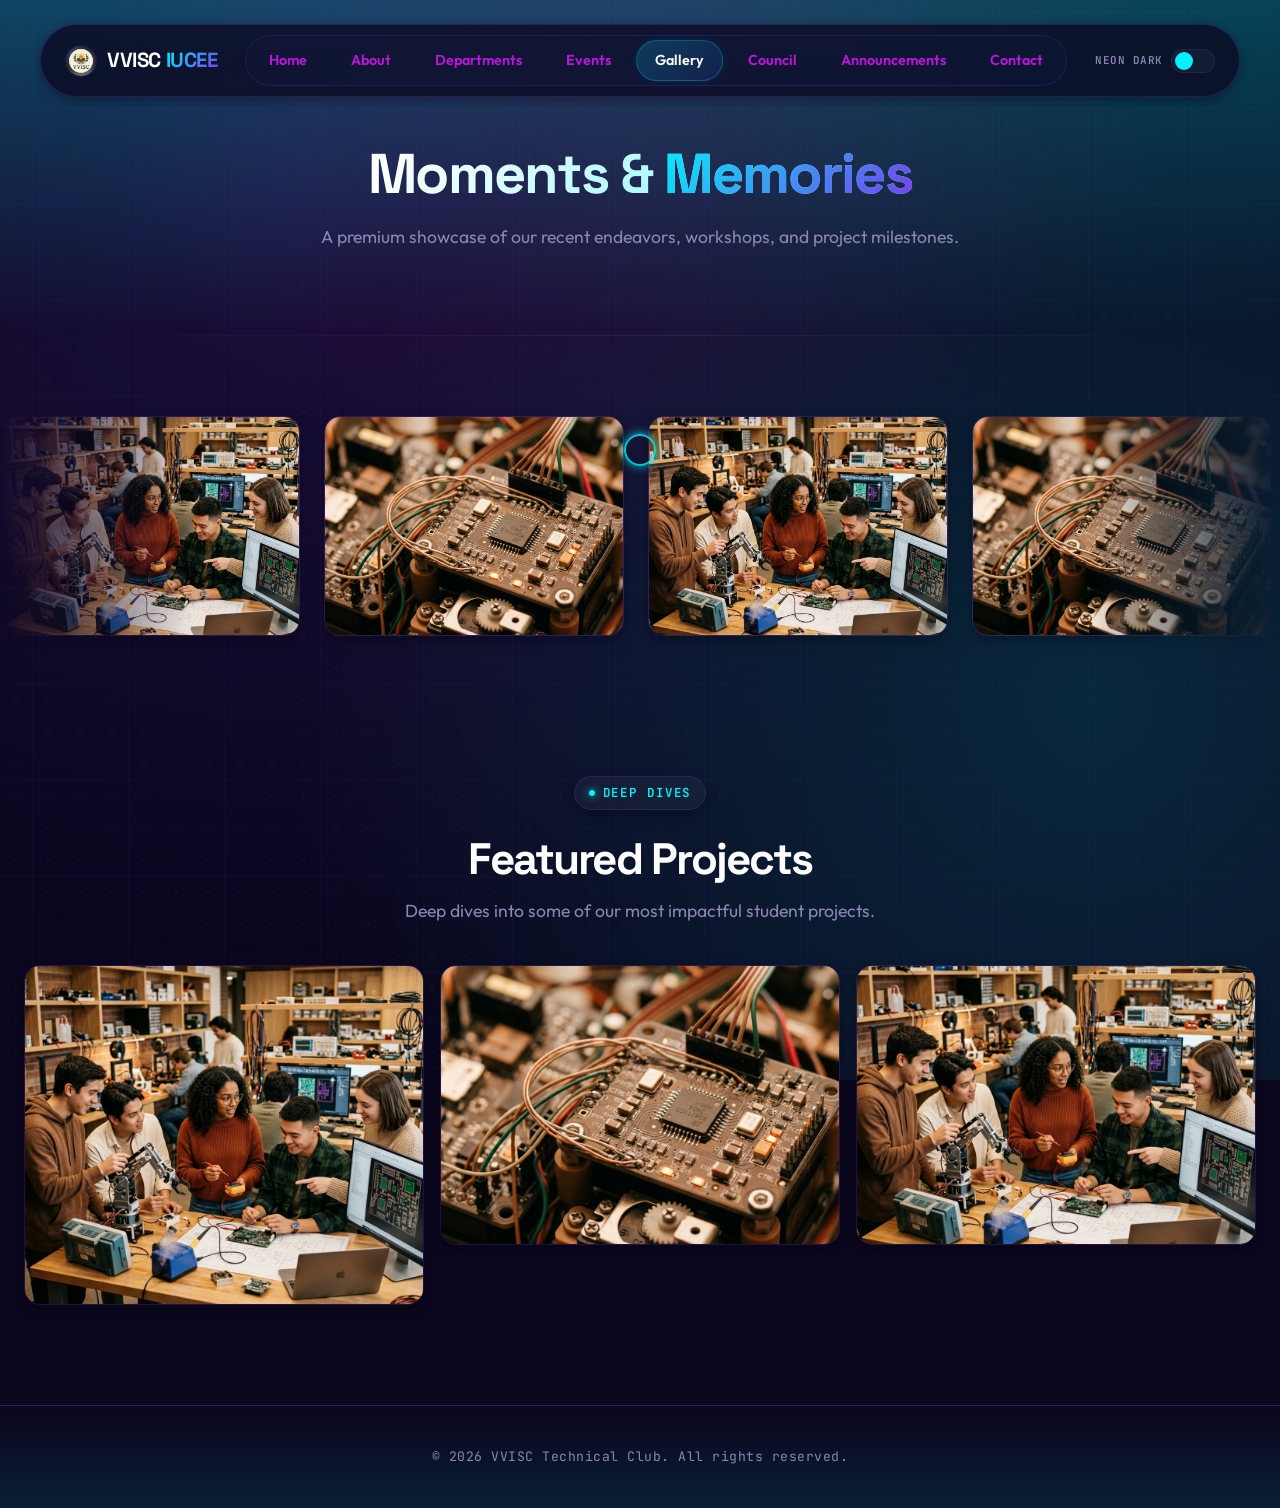
<file: gallery.html>
<!DOCTYPE html>
<html lang="en">

<head>
    <meta charset="UTF-8">
    <meta name="viewport" content="width=device-width, initial-scale=1.0">
    <title>VVISC Technical Club - Gallery</title>
    <meta name="description" content="View our gallery of past events, workshops, and student projects.">
    <link rel="preconnect" href="https://fonts.googleapis.com">
    <link rel="preconnect" href="https://fonts.gstatic.com" crossorigin>
    <link href="https://fonts.googleapis.com/css2?family=Outfit:wght@300;400;500;600;700;800&family=Space+Grotesk:wght@500;600;700&family=JetBrains+Mono:wght@400;500;600&display=swap" rel="stylesheet">
    <link rel="stylesheet" href="style.css">
</head>

<body class="dark-mode">

    <!-- Navigation -->
    <nav class="navbar">
        <div class="nav-container">
            <a href="index.html" class="logo">
                <img src="assets/logo.png" alt="VVISC Logo" class="nav-logo">
                <span class="logo-text">VVISC <span class="logo-accent">IUCEE</span></span>
            </a>

            <div class="nav-links">
                <a href="index.html">Home</a>
                <a href="about.html">About</a>
                <a href="departments.html">Departments</a>
                <a href="events.html">Events</a>
                <a href="gallery.html">Gallery</a>
                <a href="council.html">Council</a>
                <a href="announcements.html">Announcements</a>
                <a href="contact.html">Contact</a>
            </div>

            <div class="nav-actions">
                <div class="theme-toggle-container">
                    <span class="theme-label" id="theme-label">Midnight</span>
                    <button id="theme-toggle" class="theme-toggle" aria-label="Toggle Dark Mode">
                        <span class="toggle-icon"></span>
                    </button>
                </div>
                <div class="hamburger">
                    <span class="bar"></span>
                    <span class="bar"></span>
                    <span class="bar"></span>
                </div>
            </div>
        </div>
        <div class="mobile-menu">
            <a href="index.html">Home</a>
            <a href="about.html">About</a>
            <a href="departments.html">Departments</a>
            <a href="events.html">Events</a>
            <a href="gallery.html">Gallery</a>
            <a href="council.html">Council</a>
            <a href="announcements.html">Announcements</a>
            <a href="contact.html">Contact</a>
        </div>
        <div class="scroll-progress"></div>
    </nav>

    <!-- Page Header -->
    <header class="page-header">
        <div class="container reveal-up">
            <h1>Moments & <span class="logo-accent">Memories</span></h1>
            <p class="section-subtitle">A premium showcase of our recent endeavors, workshops, and project milestones.</p>
        </div>
    </header>

    <!-- Infinite Image Carousel Section -->
    <section class="section-padding">
        <div class="reveal-scale">
            <div class="carousel-container">
                <!-- Doubling the content for seamless infinite looping -->
                <div class="carousel-content">
                    <!-- Original Set -->
                    <div class="carousel-item">
                        <img src="assets/gallery_tech_1781561693466.png" alt="Students collaborating">
                        <div class="overlay"><span>Hackathon 2025</span></div>
                    </div>
                    <div class="carousel-item">
                        <img src="assets/gallery_robotics_1781561707418.png" alt="Robotics close-up">
                        <div class="overlay"><span>Robotics Lab</span></div>
                    </div>
                    <div class="carousel-item">
                        <img src="assets/gallery_tech_1781561693466.png" alt="Project Showcase">
                        <div class="overlay"><span>Project Showcase</span></div>
                    </div>
                    <div class="carousel-item">
                        <img src="assets/gallery_robotics_1781561707418.png" alt="Hardware Design">
                        <div class="overlay"><span>Hardware Design</span></div>
                    </div>

                    <!-- Duplicated Set for Looping -->
                    <div class="carousel-item">
                        <img src="assets/gallery_tech_1781561693466.png" alt="Students collaborating">
                        <div class="overlay"><span>Hackathon 2025</span></div>
                    </div>
                    <div class="carousel-item">
                        <img src="assets/gallery_robotics_1781561707418.png" alt="Robotics close-up">
                        <div class="overlay"><span>Robotics Lab</span></div>
                    </div>
                    <div class="carousel-item">
                        <img src="assets/gallery_tech_1781561693466.png" alt="Project Showcase">
                        <div class="overlay"><span>Project Showcase</span></div>
                    </div>
                    <div class="carousel-item">
                        <img src="assets/gallery_robotics_1781561707418.png" alt="Hardware Design">
                        <div class="overlay"><span>Hardware Design</span></div>
                    </div>
                </div>
            </div>
        </div>
    </section>

    <!-- Gallery Grid (Static) -->
    <section class="section-padding">
        <div class="container">
            <div class="eyebrow-center reveal-down"><span class="eyebrow">Deep Dives</span></div>
            <h2 class="reveal-down">Featured Projects</h2>
            <p class="section-subtitle reveal-up delay-100">Deep dives into some of our most impactful student projects.</p>
            
            <div class="gallery-grid" style="margin-top: 40px;">
                <div class="gallery-item reveal-left delay-200">
                    <img src="assets/gallery_tech_1781561693466.png" alt="AI Model">
                    <div class="overlay">
                        <span>Autonomous Drone AI</span>
                    </div>
                </div>
                <div class="gallery-item reveal-zoom delay-300">
                    <img src="assets/gallery_robotics_1781561707418.png" alt="IoT Device">
                    <div class="overlay">
                        <span>Smart Campus IoT</span>
                    </div>
                </div>
                <div class="gallery-item reveal-right delay-400">
                    <img src="assets/gallery_tech_1781561693466.png" alt="Web Dashboard">
                    <div class="overlay">
                        <span>Student Portal 2.0</span>
                    </div>
                </div>
            </div>
        </div>
    </section>

    <footer>
        <div class="container">
            <p>&copy; 2026 VVISC Technical Club. All rights reserved.</p>
        </div>
    </footer>

    <script src="main.js"></script>
</body>

</html>
</file>
<file: style.css>
:root {
    /* ============================================
       VVISC Premium Design System (Vibrant Neon Dark)
       ============================================ */
    --bg-color: #0B071E;
    --container-bg: rgba(23, 14, 49, 0.65);
    --container-bg-solid: #170E31;
    --card-bg: rgba(37, 23, 80, 0.45);
    --card-bg-solid: #251750;
    --heading-color: #FFFFFF;
    --text-color: #bd15db;
    --text-muted: #8B85B1;

    --primary-color: #7C3AED;
    --accent-color: #00F2FE;
    --accent-glow: rgba(0, 242, 254, 0.25);
    --accent-gradient: linear-gradient(135deg, #00F2FE, #7C3AED);

    --secondary-color: #7C3AED;
    --secondary-gradient: linear-gradient(135deg, #7C3AED, #FF007F);
    --highlight-color: #FF007F;
    --highlight-gradient: linear-gradient(135deg, #FF007F, #00F2FE);

    --nav-bg: rgba(11, 7, 30, 0.75);
    --nav-bg-scrolled: rgba(16, 12, 36, 0.85);
    --border-color: rgba(124, 58, 237, 0.20);
    --border-glow: rgba(0, 242, 254, 0.10);
    --grid-line: rgba(124, 58, 237, 0.05);

    /* Shadows & Glassmorphism */
    --shadow-sm: 0 4px 12px rgba(0, 0, 0, 0.35);
    --shadow-md: 0 12px 30px rgba(0, 0, 0, 0.55);
    --shadow-lg: 0 24px 60px rgba(0, 0, 0, 0.75);
    --glass-blur: 24px;
    --glass-border: 1px solid rgba(124, 58, 237, 0.25);

    /* Buttons */
    --btn-primary-bg: #7C3AED;
    --btn-primary-text: #FFFFFF;
    --btn-secondary-bg: rgba(255, 255, 255, 0.04);
    --btn-secondary-text: #da14e1;
    --btn-secondary-border: rgba(124, 58, 237, 0.30);

    /* Cursor & Type */
    --cursor-color: #00F2FE;
    --font-display: 'Space Grotesk', 'Outfit', sans-serif;
    --font-body: 'Outfit', sans-serif;
    --font-mono: 'JetBrains Mono', monospace;
    --border-radius-sm: 8px;
    --border-radius-md: 16px;
    --border-radius-lg: 24px;

    /* Premium Card System */
    --card-shine: linear-gradient(115deg, transparent 20%, rgba(255, 255, 255, 0.03) 40%, rgba(255, 255, 255, 0.08) 50%, rgba(255, 255, 255, 0.03) 60%, transparent 80%);
    --gradient-border: linear-gradient(135deg, var(--accent-color), rgba(0, 242, 254, 0.2), transparent);
}

.light-mode {
    /* Rose Pink & Parrot Green Light Theme Variables */
    --bg-color: #FFFFFF;
    --container-bg: rgba(255, 255, 255, 0.7);
    --container-bg-solid: #FFFFFF;
    --card-bg: rgba(255, 255, 255, 0.85);
    --card-bg-solid: #FFFFFF;
    --heading-color: #4C0519;
    --text-color: #5C3A44;
    --text-muted: #886A73;

    --primary-color: #EC4899;
    --accent-color: #22C55E;
    --accent-glow: rgba(34, 197, 94, 0.15);
    --accent-gradient: linear-gradient(135deg, #EC4899, #22C55E);

    --secondary-color: #EC4899;
    --secondary-gradient: linear-gradient(135deg, #EC4899, #84CC16);
    --highlight-color: #84CC16;
    --highlight-gradient: linear-gradient(135deg, #84CC16, #EC4899);

    --nav-bg: rgba(255, 255, 255, 0.75);
    --nav-bg-scrolled: rgba(255, 255, 255, 0.85);
    --border-color: rgba(236, 72, 153, 0.15);
    --border-glow: rgba(34, 197, 94, 0.10);
    --grid-line: rgba(236, 72, 153, 0.04);

    --shadow-sm: 0 4px 12px rgba(236, 72, 153, 0.05);
    --shadow-md: 0 12px 30px rgba(236, 72, 153, 0.08);
    --shadow-lg: 0 24px 60px rgba(236, 72, 153, 0.12);
    --glass-border: 1px solid rgba(236, 72, 153, 0.15);

    /* Buttons */
    --btn-primary-bg: #EC4899;
    --btn-primary-text: #FFFFFF;
    --btn-secondary-bg: rgba(255, 255, 255, 0.7);
    --btn-secondary-border: rgba(236, 72, 153, 0.18);

    /* Cursor */
    --cursor-color: #EC4899;
}

/* ============================================
   Global Reset & Background Pattern
   ============================================ */
* {
    margin: 0;
    padding: 0;
    box-sizing: border-box;
}

html {
    scroll-behavior: smooth;
    text-rendering: optimizeLegibility;
    -webkit-font-smoothing: antialiased;
    -moz-osx-font-smoothing: grayscale;
}

body {
    font-family: var(--font-body);
    background-color: var(--bg-color);
    color: var(--text-color);
    line-height: 1.625;
    transition: background-color 0.5s cubic-bezier(0.2, 0.8, 0.2, 1), color 0.5s ease;
    overflow-x: hidden;
}

.bg-parallax {
    position: fixed;
    top: -20%;
    left: -20%;
    width: 140%;
    height: 140%;
    z-index: -2;
    pointer-events: none;
    will-change: transform;
    background-image:
        radial-gradient(circle at 30% 30%, rgba(124, 58, 237, 0.14) 0%, transparent 50%),
        radial-gradient(circle at 75% 70%, rgba(0, 242, 254, 0.14) 0%, transparent 50%),
        radial-gradient(circle at 50% 10%, rgba(255, 0, 127, 0.12) 0%, transparent 40%),
        radial-gradient(circle, rgba(0, 242, 254, 0.08) 1px, transparent 1px),
        linear-gradient(var(--grid-line) 1px, transparent 1px),
        linear-gradient(90deg, var(--grid-line) 1px, transparent 1px);
    background-size: 100% 100%, 100% 100%, 100% 100%, 32px 32px, 96px 96px, 96px 96px;
    animation: auroraGlow 25s infinite alternate ease-in-out;
}

.light-mode .bg-parallax {
    background-image:
        radial-gradient(circle at 30% 30%, rgba(236, 72, 153, 0.15) 0%, transparent 50%),
        radial-gradient(circle at 75% 70%, rgba(74, 222, 128, 0.12) 0%, transparent 50%),
        radial-gradient(circle, rgba(236, 72, 153, 0.05) 1px, transparent 1px),
        linear-gradient(var(--grid-line) 1px, transparent 1px),
        linear-gradient(90deg, var(--grid-line) 1px, transparent 1px);
}

@keyframes auroraGlow {
    0% {
        transform: translate(0, 0) rotate(0deg);
    }

    100% {
        transform: translate(-5%, -5%) rotate(10deg);
    }
}

/* Hide scrollbars for absolute clean aesthetic while keeping functional scroll */
::-webkit-scrollbar {
    width: 8px;
}

::-webkit-scrollbar-track {
    background: var(--bg-color);
}

::-webkit-scrollbar-thumb {
    background: var(--border-color);
    border-radius: 4px;
}

::-webkit-scrollbar-thumb:hover {
    background: var(--accent-color);
}

h1,
h2,
h3,
h4,
h5,
h6 {
    font-family: var(--font-display);
    color: var(--heading-color);
    font-weight: 700;
    letter-spacing: -0.03em;
    line-height: 1.2;
    transition: color 0.5s ease;
}

p {
    font-weight: 400;
    color: var(--text-color);
}

a {
    text-decoration: none;
    color: inherit;
    transition: color 0.3s ease, opacity 0.3s ease;
}

/* Eyebrow Label */
.eyebrow {
    display: inline-flex;
    align-items: center;
    gap: 8px;
    font-family: var(--font-mono);
    font-size: 0.78rem;
    font-weight: 600;
    letter-spacing: 0.15em;
    text-transform: uppercase;
    color: var(--accent-color);
    margin-bottom: 16px;
    padding: 6px 14px;
    background: var(--btn-secondary-bg);
    border: 1px solid var(--border-color);
    border-radius: 100px;
    box-shadow: var(--shadow-sm);
}

.eyebrow::before {
    content: '';
    width: 6px;
    height: 6px;
    border-radius: 50%;
    background-color: var(--accent-color);
    box-shadow: 0 0 8px var(--accent-color);
    animation: pulseGlow 2s infinite alternate;
}

@keyframes pulseGlow {
    from {
        transform: scale(0.9);
        opacity: 0.6;
    }

    to {
        transform: scale(1.2);
        opacity: 1;
    }
}

.eyebrow-center {
    display: flex;
    justify-content: center;
    margin-bottom: 8px;
}

/* Container — tighter padding, wider max-width to fill more space */
.container {
    max-width: 1400px;
    margin: 0 auto;
    padding: 0 24px;
}

.section-padding {
    padding: 64px 0;
    position: relative;
}

.section-subtitle {
    text-align: center;
    margin-bottom: 36px;
    font-size: 1.1rem;
    max-width: 640px;
    margin-left: auto;
    margin-right: auto;
    color: var(--text-muted);
}

h2 {
    text-align: center;
    font-size: 2.75rem;
    margin-bottom: 12px;
    letter-spacing: -0.04em;
    line-height: 1.15;
}

/* ============================================
   Custom Floating Capsule Navbar
   ============================================ */
.navbar {
    position: fixed;
    top: 24px;
    left: 50%;
    transform: translateX(-50%);
    width: calc(100% - 48px);
    max-width: 1200px;
    background-color: var(--nav-bg);
    backdrop-filter: blur(var(--glass-blur));
    -webkit-backdrop-filter: blur(var(--glass-blur));
    z-index: 1000;
    border-radius: 100px;
    border: var(--glass-border);
    transition: all 0.4s cubic-bezier(0.16, 1, 0.3, 1);
    box-shadow: var(--shadow-sm);
}

.navbar.is-scrolled {
    top: 0;
    width: 100%;
    max-width: 100%;
    border-radius: 0;
    background-color: var(--nav-bg-scrolled);
    box-shadow: var(--shadow-lg), 0 2px 20px var(--border-glow);
    border-top: none;
    border-left: none;
    border-right: none;
    border-bottom: 1px solid var(--border-color);
}

.navbar.is-scrolled .nav-container {
    max-width: 1440px;
    padding: 10px 48px;
}

.scroll-progress {
    position: absolute;
    bottom: -1px;
    left: 20px;
    right: 20px;
    height: 2px;
    width: 0%;
    background-color: var(--accent-color);
    transition: width 0.1s linear;
    border-radius: 10px;
    z-index: 10;
}

.nav-container {
    max-width: 1200px;
    margin: 0 auto;
    width: 100%;
    padding: 10px 24px;
    display: flex;
    justify-content: space-between;
    align-items: center;
    transition: max-width 0.4s cubic-bezier(0.16, 1, 0.3, 1), padding 0.4s cubic-bezier(0.16, 1, 0.3, 1);
}

.logo {
    display: flex;
    align-items: center;
    gap: 10px;
    font-family: var(--font-display);
    font-size: 1.28rem;
    font-weight: 800;
    letter-spacing: -0.02em;
    color: var(--heading-color);
}

.nav-logo {
    height: 32px;
    width: 32px;
    object-fit: cover;
    border-radius: 50%;
    border: 1px solid var(--border-color);
    transition: transform 0.6s cubic-bezier(0.34, 1.56, 0.64, 1);
}

.logo:hover .nav-logo {
    transform: rotate(360deg) scale(1.05);
}

.logo-accent {
    background: var(--accent-gradient);
    -webkit-background-clip: text;
    background-clip: text;
    -webkit-text-fill-color: transparent;
}

/* Premium Navigation Links Track with Dynamic Sliding Hover Pill */
.nav-links {
    display: flex;
    gap: 6px;
    position: relative;
    z-index: 2;
    background: rgba(23, 37, 84, 0.15);
    padding: 4px;
    border-radius: 100px;
    border: 1px solid var(--border-color);
}

.light-mode .nav-links {
    background: rgba(0, 0, 0, 0.04);
}

.nav-links a {
    font-weight: 600;
    font-size: 0.9rem;
    padding: 8px 18px;
    border-radius: 100px;
    color: var(--text-color);
    transition: all 0.3s cubic-bezier(0.16, 1, 0.3, 1);
    display: flex;
    align-items: center;
    position: relative;
    z-index: 3;
    border: 1px solid transparent;
}

.nav-links a.active {
    color: var(--heading-color);
    background: linear-gradient(135deg, rgba(6, 182, 212, 0.25) 0%, rgba(37, 99, 235, 0.15) 100%);
    border-color: rgba(6, 182, 212, 0.35);
    box-shadow: 0 0 10px rgba(6, 182, 212, 0.1);
}

.nav-links a:hover {
    color: var(--heading-color);
}

/* Dynamic Hover Pill */
.nav-hover-pill {
    position: absolute;
    top: 4px;
    height: calc(100% - 8px);
    background: rgba(6, 182, 212, 0.1);
    border-radius: 100px;
    transition: all 0.35s cubic-bezier(0.16, 1, 0.3, 1);
    opacity: 0;
    pointer-events: none;
    z-index: 1;
    border: 1px solid rgba(6, 182, 212, 0.2);
}

.light-mode .nav-hover-pill {
    background: rgba(79, 70, 229, 0.08);
    border-color: rgba(79, 70, 229, 0.15);
}

.nav-actions {
    display: flex;
    align-items: center;
    gap: 16px;
}

/* Theme Toggle Button */
.theme-toggle-container {
    display: flex;
    align-items: center;
    gap: 8px;
}

.theme-label {
    font-family: var(--font-mono);
    font-size: 0.68rem;
    font-weight: 600;
    letter-spacing: 0.05em;
    text-transform: uppercase;
    color: var(--text-muted);
}

.theme-toggle {
    background: var(--btn-secondary-bg);
    border: 1px solid var(--border-color);
    cursor: pointer;
    width: 44px;
    height: 24px;
    border-radius: 100px;
    position: relative;
    transition: all 0.3s ease;
}

.theme-toggle:hover {
    border-color: var(--accent-color);
}

.toggle-icon {
    position: absolute;
    top: 2px;
    left: 3px;
    width: 18px;
    height: 18px;
    background-color: var(--accent-color);
    border-radius: 50%;
    transition: transform 0.4s cubic-bezier(0.34, 1.56, 0.64, 1);
    box-shadow: 0 2px 6px rgba(0, 0, 0, 0.1);
}

.light-mode .toggle-icon {
    transform: translateX(19px);
    background-color: var(--primary-color);
}

/* Premium Hamburger Icon */
.hamburger {
    display: none;
    cursor: pointer;
    flex-direction: column;
    justify-content: center;
    align-items: center;
    gap: 5px;
    width: 40px;
    height: 40px;
    border-radius: 50%;
    background: var(--btn-secondary-bg);
    border: 1px solid var(--border-color);
    transition: all 0.3s ease;
    z-index: 1001;
}

.hamburger:hover {
    border-color: var(--accent-color);
    transform: scale(1.05);
}

.hamburger .bar {
    width: 18px;
    height: 2px;
    background-color: var(--heading-color);
    transition: all 0.35s cubic-bezier(0.16, 1, 0.3, 1);
    border-radius: 4px;
}

.hamburger.active .bar:nth-child(1) {
    transform: translateY(7px) rotate(45deg);
    background-color: var(--accent-color);
}

.hamburger.active .bar:nth-child(2) {
    opacity: 0;
    transform: scaleX(0);
}

.hamburger.active .bar:nth-child(3) {
    transform: translateY(-7px) rotate(-45deg);
    background-color: var(--accent-color);
}

/* Premium Fullscreen Glass Mobile Menu */
.mobile-menu {
    position: fixed;
    top: 0;
    left: 0;
    width: 100vw;
    height: 100dvh;
    background-color: rgba(7, 17, 31, 0.85);
    backdrop-filter: blur(28px);
    -webkit-backdrop-filter: blur(28px);
    z-index: 998;
    display: flex;
    flex-direction: column;
    justify-content: center;
    align-items: center;
    gap: 16px;
    opacity: 0;
    visibility: hidden;
    transform: translateY(-100%);
    transition: transform 0.6s cubic-bezier(0.85, 0, 0.15, 1), opacity 0.5s ease, visibility 0.5s;
    padding: 100px 40px 40px;
}

.mobile-menu.active {
    opacity: 1;
    visibility: visible;
    transform: translateY(0);
}

.mobile-menu a {
    font-family: var(--font-display);
    font-size: 2.2rem;
    font-weight: 700;
    color: var(--heading-color);
    opacity: 0;
    transform: translateY(30px);
    transition: all 0.5s cubic-bezier(0.16, 1, 0.3, 1);
    padding: 12px 24px;
    border-radius: 100px;
    width: 100%;
    max-width: 320px;
    text-align: center;
    border-bottom: none;
}

.mobile-menu a.active {
    color: var(--accent-color);
    background: var(--accent-glow);
    border: 1px solid var(--accent-color);
}

.mobile-menu.active a {
    opacity: 1;
    transform: translateY(0);
}

.mobile-menu.active a:nth-child(1) {
    transition-delay: 0.1s;
}

.mobile-menu.active a:nth-child(2) {
    transition-delay: 0.15s;
}

.mobile-menu.active a:nth-child(3) {
    transition-delay: 0.2s;
}

.mobile-menu.active a:nth-child(4) {
    transition-delay: 0.25s;
}

.mobile-menu.active a:nth-child(5) {
    transition-delay: 0.3s;
}

.mobile-menu.active a:nth-child(6) {
    transition-delay: 0.35s;
}

.mobile-menu.active a:nth-child(7) {
    transition-delay: 0.4s;
}

.mobile-menu.active a:nth-child(8) {
    transition-delay: 0.45s;
}

/* ============================================
   Page Header Redesign
   ============================================ */
.page-header {
    padding: 140px 0 48px;
    text-align: center;
    background: linear-gradient(180deg, var(--accent-glow) 0%, transparent 100%);
    position: relative;
    overflow: hidden;
}

.page-header::before {
    content: '';
    position: absolute;
    bottom: 0;
    left: 0;
    width: 100%;
    height: 1px;
    background: linear-gradient(90deg, transparent, var(--border-color) 50%, transparent);
}

.page-header h1 {
    font-size: 3.5rem;
    margin-bottom: 16px;
    background: linear-gradient(135deg, var(--heading-color) 30%, var(--accent-color) 100%);
    -webkit-background-clip: text;
    background-clip: text;
    -webkit-text-fill-color: transparent;
}

/* ============================================
   Preloader Redesign
   ============================================ */
.preloader {
    position: fixed;
    inset: 0;
    background-color: var(--bg-color);
    z-index: 9999;
    display: flex;
    align-items: center;
    justify-content: center;
    flex-direction: column;
    gap: 24px;
    transition: opacity 0.8s cubic-bezier(0.16, 1, 0.3, 1), visibility 0.8s;
}

.preloader.is-hidden {
    opacity: 0;
    visibility: hidden;
    pointer-events: none;
}

.preloader-mark {
    font-family: var(--font-mono);
    font-size: 0.8rem;
    font-weight: 700;
    letter-spacing: 4px;
    text-transform: uppercase;
    color: var(--accent-color);
    animation: pulseText 1.5s ease-in-out infinite alternate;
}

@keyframes pulseText {
    from {
        opacity: 0.5;
    }

    to {
        opacity: 1;
    }
}

.preloader-bar-track {
    width: 180px;
    height: 2px;
    background-color: var(--border-color);
    border-radius: 100px;
    overflow: hidden;
}

.preloader-bar-fill {
    height: 100%;
    width: 0%;
    background-color: var(--accent-color);
    box-shadow: 0 0 10px var(--accent-color);
    transition: width 0.3s ease;
}

/* ============================================
   Scroll Canvas Animation Layout
   ============================================ */
.scroll-container {
    position: relative;
    width: 100%;
    height: 380vh;
    /* Reduced height for tighter scroll scrub */
}

.canvas-container {
    position: sticky;
    top: 0;
    left: 0;
    width: 100vw;
    height: 100dvh;
    display: flex;
    justify-content: center;
    align-items: center;
    overflow: hidden;
    z-index: 0;
}

.canvas-container::after {
    content: '';
    position: absolute;
    inset: 0;
    pointer-events: none;
    z-index: 2;
    opacity: 0;
    transition: opacity 0.5s ease;
}

.light-mode .canvas-container::after {
    background: linear-gradient(135deg, #EC4899 25%, #22C55E 75%);
    mix-blend-mode: screen;
    opacity: 1;
}

canvas {
    position: relative;
    z-index: 1;
    width: 100vw;
    height: 100dvh;
    object-fit: cover;
    opacity: 0.8;
    filter: brightness(1.15) contrast(1.35) saturate(1.6) hue-rotate(200deg);
    mix-blend-mode: screen;
    transition: opacity 0.5s ease, filter 0.5s ease, mix-blend-mode 0.5s ease;
}

@media (max-width: 768px) {
    canvas {
        object-fit: contain;
    }
}

.light-mode canvas {
    opacity: 0.85;
    filter: invert(1) brightness(1.15) contrast(1.3) grayscale(1);
    mix-blend-mode: multiply;
}

/* ============================================
   Hero Section Redesign
   ============================================ */
.hero {
    min-height: 100dvh;
    display: flex;
    align-items: center;
    justify-content: center;
    position: relative;
    overflow: hidden;
    padding: 100px 0 40px 0;
}

.hero-background {
    position: absolute;
    top: 0;
    left: 0;
    width: 100%;
    height: 100%;
    opacity: 0.08;
    z-index: -1;
    transition: opacity 0.5s ease;
    filter: grayscale(1);
}

.dark-mode .hero-background {
    opacity: 0.04;
}

.hero-container {
    display: flex;
    align-items: center;
    justify-content: space-between;
    width: 100%;
    gap: 32px;
}

.hero-content {
    flex: 1.2;
    max-width: 640px;
    text-align: left;
    display: flex;
    flex-direction: column;
    align-items: flex-start;
}

.hero h1 {
    font-size: 4.2rem;
    margin-bottom: 16px;
    line-height: 1.05;
    letter-spacing: -0.04em;
    background: linear-gradient(135deg, var(--heading-color) 40%, var(--accent-color) 100%);
    -webkit-background-clip: text;
    background-clip: text;
    -webkit-text-fill-color: transparent;
}

.hero .highlight {
    background: var(--accent-gradient);
    -webkit-background-clip: text;
    background-clip: text;
    -webkit-text-fill-color: transparent;
}

.hero p {
    font-size: 1.1rem;
    color: var(--text-color);
    line-height: 1.65;
    margin-bottom: 28px;
    opacity: 0.9;
}

.hero-buttons {
    display: flex;
    gap: 16px;
    justify-content: flex-start;
    width: 100%;
}

/* Premium Buttons Redesign */
.btn {
    position: relative;
    padding: 14px 32px;
    border-radius: 100px;
    font-family: var(--font-mono);
    font-weight: 600;
    font-size: 0.88rem;
    letter-spacing: 0.5px;
    cursor: pointer;
    transition: transform 0.3s cubic-bezier(0.16, 1, 0.3, 1),
        background-color 0.4s ease,
        border-color 0.4s ease,
        box-shadow 0.4s ease,
        color 0.4s ease;
    display: inline-flex;
    align-items: center;
    justify-content: center;
    border: 1px solid transparent;
    overflow: hidden;
    isolation: isolate;
    box-shadow: var(--shadow-sm);
    transform: translate(var(--magnetic-x, 0px), var(--magnetic-y, 0px)) translateY(var(--y-offset, 0px));
}

.btn-primary {
    background: linear-gradient(135deg, var(--btn-primary-bg) 0%, var(--primary-color) 100%);
    color: var(--btn-primary-text);
    border-color: rgba(255, 255, 255, 0.1);
    box-shadow: 0 4px 12px rgba(37, 99, 235, 0.2);
}

.btn-primary:hover {
    --y-offset: -2px;
    box-shadow: 0 12px 24px rgba(37, 99, 235, 0.4), 0 0 15px var(--accent-glow);
    border-color: rgba(255, 255, 255, 0.2);
}

.btn-secondary {
    background: rgba(255, 255, 255, 0.03);
    color: var(--btn-secondary-text);
    border: 1px solid var(--btn-secondary-border);
    backdrop-filter: blur(10px);
}

.btn-secondary:hover {
    --y-offset: -2px;
    background: rgba(255, 255, 255, 0.07);
    border-color: rgba(255, 255, 255, 0.2);
    box-shadow: 0 12px 24px rgba(0, 0, 0, 0.3);
}

.btn:active {
    transform: translate(var(--magnetic-x, 0px), var(--magnetic-y, 0px)) scale(0.96);
}

.hero-right-col {
    flex: 1;
    display: flex;
    flex-direction: column;
    align-items: center;
    justify-content: center;
    position: relative;
}

.hero-right-col::before {
    content: '';
    position: absolute;
    width: 320px;
    height: 320px;
    border-radius: 50%;
    background: var(--accent-glow);
    filter: blur(80px);
    z-index: -1;
    animation: pulseBlob 4s ease-in-out infinite alternate;
}

@keyframes pulseBlob {
    from {
        transform: scale(0.8) translate(0, 0);
        opacity: 0.5;
    }

    to {
        transform: scale(1.1) translate(10px, 10px);
        opacity: 0.9;
    }
}

.hero-model {
    width: 100%;
    height: 440px;
    position: relative;
    overflow: hidden;
    background: transparent;
    border: none;
    box-shadow: none;
}

.hero-model iframe {
    position: absolute;
    top: 0;
    left: 0;
    width: 100%;
    height: calc(100% + 60px);
}

/* Quote container */
.quote-container {
    text-align: center;
    margin-top: 24px;
    padding: 20px;
    background: transparent;
    border: none;
    box-shadow: none;
}

/* ============================================
   Premium Cards Redesign — 3D Tilt, Shine, Gradient Borders
   ============================================ */

/* Shine sweep keyframe */
@keyframes shineSweep {
    0% {
        background-position: -200% 0;
    }

    100% {
        background-position: 200% 0;
    }
}

.grid-container,
.event-grid {
    display: grid;
    grid-template-columns: repeat(auto-fit, minmax(300px, 1fr));
    gap: 24px;
}

.card,
.event-card {
    position: relative;
    background: var(--card-bg);
    backdrop-filter: blur(var(--glass-blur));
    -webkit-backdrop-filter: blur(var(--glass-blur));
    padding: 36px 28px;
    border-radius: var(--border-radius-md);
    box-shadow: var(--shadow-sm);
    transition: transform 0.5s cubic-bezier(0.16, 1, 0.3, 1),
        box-shadow 0.5s cubic-bezier(0.16, 1, 0.3, 1),
        border-color 0.5s ease;
    border: 1px solid var(--border-color);
    display: flex;
    flex-direction: column;
    align-items: flex-start;
    overflow: hidden;
    transform-style: preserve-3d;
    will-change: transform, box-shadow;
    /* Stagger support */
    animation-delay: calc(var(--stagger, 0) * 80ms);
}

/* Mouse spotlight glow overlay */
.card::before,
.event-card::before {
    content: '';
    position: absolute;
    top: 0;
    left: 0;
    width: 100%;
    height: 100%;
    background: radial-gradient(400px circle at var(--mouse-x, 50%) var(--mouse-y, 50%), rgba(6, 182, 212, 0.12), transparent 50%);
    pointer-events: none;
    z-index: 1;
    opacity: 0;
    transition: opacity 0.5s ease;
}

.card:hover::before,
.event-card:hover::before {
    opacity: 1;
}

/* Shine sweep overlay */
.card::after,
.event-card::after {
    content: '';
    position: absolute;
    inset: 0;
    background: var(--card-shine);
    background-size: 200% 100%;
    opacity: 0;
    pointer-events: none;
    z-index: 2;
    transition: opacity 0.3s ease;
}

.card:hover::after,
.event-card:hover::after {
    opacity: 1;
    animation: shineSweep 0.8s ease-out;
}

/* 3D tilt hover */
.card:hover,
.event-card:hover {
    transform: translateY(-5px) rotateX(var(--tilt-x, 0deg)) rotateY(var(--tilt-y, 0deg));
    box-shadow: var(--shadow-lg), 0 0 20px rgba(6, 182, 212, 0.15);
    border-color: rgba(6, 182, 212, 0.4);
}

.card h3,
.event-card h3 {
    font-size: 1.35rem;
    margin-bottom: 8px;
    font-weight: 700;
}

.card p,
.event-card p {
    color: var(--text-color);
    font-size: 0.95rem;
    line-height: 1.6;
    opacity: 0.85;
}

/* Icon wrapper — gradient fill on hover */
.card-icon-wrapper {
    width: 52px;
    height: 52px;
    border-radius: 12px;
    background: var(--btn-secondary-bg);
    border: 1px solid var(--border-color);
    display: flex;
    align-items: center;
    justify-content: center;
    margin-bottom: 20px;
    color: var(--accent-color);
    font-size: 1.4rem;
    transition: all 0.4s cubic-bezier(0.34, 1.56, 0.64, 1);
    position: relative;
}

.card-icon-wrapper::after {
    content: '';
    position: absolute;
    inset: -3px;
    border: 1px solid var(--accent-color);
    border-radius: 15px;
    opacity: 0;
    transform: scale(0.85);
    transition: all 0.4s cubic-bezier(0.34, 1.56, 0.64, 1);
}

.card:hover .card-icon-wrapper {
    background: var(--accent-gradient);
    color: #FFFFFF;
    border-color: transparent;
    transform: scale(1.08) rotate(-3deg);
}

.card:hover .card-icon-wrapper::after {
    opacity: 0.3;
    transform: scale(1);
}

/* ============================================
   Event Cards — Accent Stripe + Pulsing Date
   ============================================ */
.event-card {
    align-items: flex-start;
    border-top: 3px solid var(--accent-color);
    padding-top: 28px;
}

.event-date {
    font-family: var(--font-mono);
    font-size: 0.78rem;
    font-weight: 600;
    color: var(--accent-color);
    margin-bottom: 12px;
    padding: 4px 12px;
    background: var(--btn-secondary-bg);
    border-radius: 100px;
    border: 1px solid var(--border-color);
    text-transform: uppercase;
    letter-spacing: 1px;
    animation: pulseGlow 2.5s infinite alternate;
}

.event-card p {
    margin-bottom: 28px;
    flex-grow: 1;
}

.event-card .btn {
    width: 100%;
}

/* ============================================
   Our Impact Stats Section Redesign
   ============================================ */
.impact-section {
    position: relative;
    overflow: hidden;
}

.impact-heading {
    text-align: center;
    font-size: 3.5rem;
    margin-bottom: 12px;
    background: linear-gradient(135deg, var(--heading-color) 40%, var(--accent-color) 100%);
    -webkit-background-clip: text;
    background-clip: text;
    -webkit-text-fill-color: transparent;
}

.heading-divider {
    width: 60px;
    height: 4px;
    background-color: var(--accent-color);
    margin: 0 auto 60px;
    border-radius: 100px;
    box-shadow: 0 2px 8px var(--accent-glow);
}

.impact-container {
    background: linear-gradient(135deg, rgba(30, 41, 59, 0.3) 0%, rgba(17, 24, 39, 0.4) 100%);
    backdrop-filter: blur(var(--glass-blur));
    -webkit-backdrop-filter: blur(var(--glass-blur));
    border-radius: var(--border-radius-lg);
    padding: 60px;
    box-shadow: var(--shadow-lg);
    border: 1px solid var(--border-color);
    position: relative;
    overflow: hidden;
}

.impact-container::before {
    content: '';
    position: absolute;
    inset: 0;
    background-image:
        linear-gradient(rgba(255, 255, 255, 0.015) 1px, transparent 1px),
        linear-gradient(90deg, rgba(255, 255, 255, 0.015) 1px, transparent 1px);
    background-size: 30px 30px;
    pointer-events: none;
}

/* Marquee Stats wrapper setup */
.marquee-container {
    display: flex;
    overflow: hidden;
    white-space: nowrap;
    position: relative;
    padding: 10px 0;
    mask-image: linear-gradient(90deg, transparent, #fff 15%, #fff 85%, transparent);
    -webkit-mask-image: linear-gradient(90deg, transparent, #fff 15%, #fff 85%, transparent);
}

.marquee-content {
    display: flex;
    animation: marquee 25s linear infinite;
    gap: 32px;
}

.marquee-container:hover .marquee-content {
    animation-play-state: paused;
}

@keyframes marquee {
    0% {
        transform: translateX(0);
    }

    100% {
        transform: translateX(calc(-50% - 16px));
    }
}

.stat-card {
    min-width: 280px;
    display: flex;
    align-items: center;
    gap: 24px;
    padding: 28px;
    border-radius: var(--border-radius-md);
    background: rgba(30, 41, 59, 0.2);
    border: 1px solid var(--border-color);
    transition: transform 0.4s cubic-bezier(0.16, 1, 0.3, 1), border-color 0.4s ease, box-shadow 0.4s ease;
    white-space: normal;
}

.stat-card:hover {
    transform: translateY(-4px);
    background: rgba(30, 41, 59, 0.3);
    border-color: var(--accent-color);
    box-shadow: var(--shadow-md), 0 0 15px var(--accent-glow);
}

.stat-icon {
    font-size: 2.2rem;
    color: var(--accent-color);
    display: flex;
    align-items: center;
    justify-content: center;
}

.stat-content {
    display: flex;
    flex-direction: column;
}

.stat-number,
.stat-plus {
    font-family: var(--font-display);
    font-size: 3.2rem;
    font-weight: 700;
    color: var(--heading-color);
    line-height: 1;
}

.stat-plus {
    color: var(--accent-color);
}

.stat-label {
    font-family: var(--font-mono);
    font-size: 0.85rem;
    font-weight: 600;
    color: var(--text-color);
    margin-top: 6px;
    letter-spacing: 0.5px;
    text-transform: uppercase;
}

/* ============================================
   Departments Redesign — Gradient Border Shimmer
   ============================================ */
.department-card {
    min-width: 300px;
    background: var(--card-bg);
    backdrop-filter: blur(var(--glass-blur));
    -webkit-backdrop-filter: blur(var(--glass-blur));
    padding: 36px 28px;
    border-radius: var(--border-radius-md);
    box-shadow: var(--shadow-sm);
    border: 1px solid var(--border-color);
    transition: transform 0.5s cubic-bezier(0.16, 1, 0.3, 1), border-color 0.5s ease, box-shadow 0.5s ease;
    text-align: center;
    white-space: normal;
    display: flex;
    flex-direction: column;
    align-items: center;
    position: relative;
    overflow: hidden;
    transform-style: preserve-3d;
    will-change: transform, box-shadow;
}

/* Shimmer border on hover */
.department-card::after {
    content: '';
    position: absolute;
    inset: 0;
    background: var(--card-shine);
    background-size: 200% 100%;
    opacity: 0;
    pointer-events: none;
    z-index: 2;
    transition: opacity 0.3s ease;
}

.department-card:hover::after {
    opacity: 1;
    animation: shineSweep 0.8s ease-out;
}

/* Mouse spotlight glow overlay */
.department-card::before {
    content: '';
    position: absolute;
    top: 0;
    left: 0;
    width: 100%;
    height: 100%;
    background: radial-gradient(400px circle at var(--mouse-x, 50%) var(--mouse-y, 50%), rgba(6, 182, 212, 0.12), transparent 50%);
    pointer-events: none;
    z-index: 1;
    opacity: 0;
    transition: opacity 0.5s ease;
}

.department-card:hover::before {
    opacity: 1;
}

.department-card:hover {
    transform: translateY(-5px) rotateX(var(--tilt-x, 0deg)) rotateY(var(--tilt-y, 0deg));
    box-shadow: var(--shadow-lg), 0 0 20px rgba(6, 182, 212, 0.15);
    border-color: rgba(6, 182, 212, 0.4);
}

.department-card h3 {
    margin-bottom: 8px;
    font-size: 1.3rem;
}

.department-card p {
    color: var(--text-color);
    font-size: 0.92rem;
    opacity: 0.85;
}

/* ============================================
   Council Profiles — Hexagonal Ring + 3D Tilt
   ============================================ */
.profile-grid {
    display: grid;
    grid-template-columns: repeat(auto-fit, minmax(240px, 1fr));
    gap: 24px;
}

.profile-card {
    background: var(--card-bg);
    backdrop-filter: blur(var(--glass-blur));
    border-radius: var(--border-radius-md);
    padding: 32px 24px;
    text-align: center;
    box-shadow: var(--shadow-sm);
    border: 1px solid var(--border-color);
    transition: transform 0.5s cubic-bezier(0.16, 1, 0.3, 1), border-color 0.5s ease, box-shadow 0.5s ease;
    display: flex;
    flex-direction: column;
    align-items: center;
    position: relative;
    overflow: hidden;
    transform-style: preserve-3d;
    will-change: transform, box-shadow;
}

/* Shine overlay */
.profile-card::after {
    content: '';
    position: absolute;
    inset: 0;
    background: var(--card-shine);
    background-size: 200% 100%;
    opacity: 0;
    pointer-events: none;
    z-index: 2;
    transition: opacity 0.3s ease;
}

.profile-card:hover::after {
    opacity: 1;
    animation: shineSweep 0.8s ease-out;
}

/* Mouse spotlight glow overlay */
.profile-card::before {
    content: '';
    position: absolute;
    top: 0;
    left: 0;
    width: 100%;
    height: 100%;
    background: radial-gradient(400px circle at var(--mouse-x, 50%) var(--mouse-y, 50%), rgba(6, 182, 212, 0.12), transparent 50%);
    pointer-events: none;
    z-index: 1;
    opacity: 0;
    transition: opacity 0.5s ease;
}

.profile-card:hover::before {
    opacity: 1;
}

.profile-card:hover {
    transform: translateY(-5px) rotateX(var(--tilt-x, 0deg)) rotateY(var(--tilt-y, 0deg));
    border-color: rgba(6, 182, 212, 0.4);
    box-shadow: var(--shadow-lg), 0 0 20px rgba(6, 182, 212, 0.15);
}

/* Hexagonal Accent Ring Avatar */
.profile-img-container {
    position: relative;
    margin-bottom: 20px;
}

.profile-img-placeholder {
    width: 100px;
    height: 100px;
    border-radius: 50%;
    background: linear-gradient(135deg, var(--secondary-color), var(--accent-color));
    display: flex;
    align-items: center;
    justify-content: center;
    font-family: var(--font-display);
    font-size: 2rem;
    font-weight: 700;
    color: #FAF9F6;
    box-shadow: 0 8px 24px var(--accent-glow);
    position: relative;
    border: 3px solid var(--bg-color);
    transition: transform 0.6s cubic-bezier(0.34, 1.56, 0.64, 1);
}

/* Gradient ring around avatar */
.profile-img-container::before {
    content: '';
    position: absolute;
    inset: -4px;
    border-radius: 50%;
    background: var(--accent-gradient);
    z-index: -1;
    opacity: 0.6;
    transition: opacity 0.4s ease, transform 0.4s ease;
}

.profile-card:hover .profile-img-container::before {
    opacity: 1;
    transform: scale(1.05);
}

.profile-card:hover .profile-img-placeholder {
    transform: scale(1.05);
}

.profile-card h3 {
    font-size: 1.35rem;
    margin-bottom: 6px;
    font-weight: 700;
}

.profile-role {
    font-family: var(--font-mono);
    font-size: 0.8rem;
    font-weight: 600;
    color: var(--accent-color);
    margin-bottom: 12px;
    text-transform: uppercase;
    letter-spacing: 0.5px;
}

.profile-desc {
    font-size: 0.9rem;
    color: var(--text-color);
    line-height: 1.5;
    flex-grow: 1;
}

.profile-socials {
    display: flex;
    justify-content: center;
    gap: 16px;
    margin-top: 20px;
}

.profile-socials a {
    color: var(--text-color);
    display: flex;
    align-items: center;
    justify-content: center;
    width: 36px;
    height: 36px;
    border-radius: 50%;
    background: var(--btn-secondary-bg);
    border: 1px solid var(--border-color);
    transition: all 0.3s ease;
}

.profile-socials a:hover {
    color: #FFFFFF;
    background: var(--accent-color);
    border-color: var(--accent-color);
    transform: scale(1.1);
}

/* ============================================
   Premium Timeline Redesign
   ============================================ */
.timeline {
    position: relative;
    max-width: 840px;
    margin: 0 auto;
    padding: 40px 0;
}

.timeline::after {
    content: '';
    position: absolute;
    width: 2px;
    background: linear-gradient(180deg, var(--accent-color) 0%, var(--border-color) 100%);
    top: 0;
    height: var(--timeline-line-height, 0%);
    left: 50%;
    margin-left: -1px;
    transition: height 0.1s ease-out;
}

.timeline-item {
    padding: 10px 40px;
    position: relative;
    width: 50%;
    transition: all 0.4s ease;
}

.timeline-item::after {
    content: '';
    position: absolute;
    width: 14px;
    height: 14px;
    right: -7px;
    background-color: var(--bg-color);
    border: 3px solid var(--accent-color);
    top: 36px;
    border-radius: 50%;
    z-index: 2;
    transition: all 0.3s ease;
}

.timeline-item:hover::after {
    transform: scale(1.3);
    background-color: var(--accent-color);
    box-shadow: 0 0 10px var(--accent-glow);
}

.timeline-left {
    left: 0;
    text-align: right;
}

.timeline-right {
    left: 50%;
}

.timeline-left::after {
    right: -7px;
}

.timeline-right::after {
    left: -7px;
}

.timeline-content {
    padding: 36px;
    background-color: var(--card-bg);
    backdrop-filter: blur(var(--glass-blur));
    position: relative;
    border-radius: var(--border-radius-md);
    border: var(--glass-border);
    box-shadow: var(--shadow-sm);
    transition: all 0.4s cubic-bezier(0.16, 1, 0.3, 1);
    display: inline-block;
    text-align: left;
    width: 100%;
}

.timeline-content:hover {
    transform: translateY(-4px);
    border-color: var(--accent-color);
    box-shadow: var(--shadow-md);
}

.timeline-content h3 {
    font-size: 1.35rem;
    margin-bottom: 8px;
}

.timeline-date {
    font-family: var(--font-mono);
    font-size: 0.8rem;
    font-weight: 600;
    color: var(--accent-color);
    margin-bottom: 12px;
    text-transform: uppercase;
}

/* ============================================
   Gallery Redesign
   ============================================ */
.carousel-container {
    display: flex;
    overflow: hidden;
    white-space: nowrap;
    position: relative;
    padding: 20px 0;
    mask-image: linear-gradient(90deg, transparent, #fff 15%, #fff 85%, transparent);
    -webkit-mask-image: linear-gradient(90deg, transparent, #fff 15%, #fff 85%, transparent);
}

.carousel-content {
    display: flex;
    animation: carousel-reverse 35s linear infinite;
    gap: 24px;
}

@keyframes carousel-reverse {
    0% {
        transform: translateX(calc(-50% - 12px));
    }

    100% {
        transform: translateX(0);
    }
}

.carousel-item {
    min-width: 420px;
    height: 300px;
    border-radius: var(--border-radius-md);
    overflow: hidden;
    position: relative;
    box-shadow: var(--shadow-sm);
    border: var(--glass-border);
}

.carousel-item img {
    width: 100%;
    height: 100%;
    object-fit: cover;
    transition: transform 0.8s cubic-bezier(0.16, 1, 0.3, 1);
}

.carousel-item:hover img {
    transform: scale(1.08);
}

.carousel-item .overlay {
    position: absolute;
    inset: 0;
    background: linear-gradient(to top, rgba(10, 10, 9, 0.9) 0%, rgba(10, 10, 9, 0.2) 60%, transparent 100%);
    display: flex;
    align-items: flex-end;
    padding: 32px;
    opacity: 0;
    transition: opacity 0.4s ease;
}

.carousel-item:hover .overlay {
    opacity: 1;
}

.carousel-item .overlay span {
    font-family: var(--font-display);
    font-weight: 700;
    font-size: 1.3rem;
    color: #FAF9F6;
    transform: translateY(10px);
    transition: transform 0.4s cubic-bezier(0.16, 1, 0.3, 1);
}

.carousel-item:hover .overlay span {
    transform: translateY(0);
}

/* Static Gallery Grid — Masonry-inspired */
.gallery-grid {
    display: grid;
    grid-template-columns: repeat(auto-fit, minmax(280px, 1fr));
    gap: 16px;
}

.gallery-item {
    position: relative;
    border-radius: var(--border-radius-md);
    overflow: hidden;
    height: 280px;
    box-shadow: var(--shadow-sm);
    border: 1px solid var(--border-color);
    transition: all 0.5s cubic-bezier(0.16, 1, 0.3, 1);
}

/* Masonry: alternate taller items */
.gallery-item:nth-child(3n+1) {
    height: 340px;
}

.gallery-item:hover {
    transform: translateY(-4px);
    box-shadow: var(--shadow-lg);
    border-color: var(--accent-color);
}

.gallery-item img {
    width: 100%;
    height: 100%;
    object-fit: cover;
    transition: transform 0.8s cubic-bezier(0.16, 1, 0.3, 1);
}

.gallery-item:hover img {
    transform: scale(1.06);
}

.gallery-item .overlay {
    position: absolute;
    inset: 0;
    background: linear-gradient(to top, rgba(10, 10, 9, 0.95) 0%, rgba(10, 10, 9, 0.3) 60%, transparent 100%);
    display: flex;
    align-items: flex-end;
    padding: 32px;
    opacity: 0;
    transition: all 0.4s ease;
}

.gallery-item:hover .overlay {
    opacity: 1;
}

.gallery-item .overlay span {
    font-family: var(--font-display);
    font-weight: 700;
    font-size: 1.25rem;
    color: #FAF9F6;
    transform: translateY(12px);
    transition: transform 0.4s cubic-bezier(0.16, 1, 0.3, 1);
}

.gallery-item:hover .overlay span {
    transform: translateY(0);
}

/* ============================================
   Contact Form Redesign — Icon-Forward Design
   ============================================ */
.contact-layout {
    display: flex;
    flex-wrap: wrap;
    gap: 32px;
}

.contact-info {
    flex: 1;
    min-width: 280px;
}

.contact-form-container {
    flex: 1.2;
    min-width: 280px;
}

.info-card {
    background: var(--card-bg);
    backdrop-filter: blur(var(--glass-blur));
    padding: 28px;
    border-radius: var(--border-radius-md);
    margin-bottom: 16px;
    box-shadow: var(--shadow-sm);
    border: 1px solid var(--border-color);
    display: flex;
    align-items: center;
    gap: 20px;
    transition: transform 0.5s cubic-bezier(0.16, 1, 0.3, 1), border-color 0.5s ease, box-shadow 0.5s ease;
    position: relative;
    overflow: hidden;
    transform-style: preserve-3d;
    will-change: transform, box-shadow;
}

/* Shine on info cards */
.info-card::after {
    content: '';
    position: absolute;
    inset: 0;
    background: var(--card-shine);
    background-size: 200% 100%;
    opacity: 0;
    pointer-events: none;
    z-index: 2;
    transition: opacity 0.3s ease;
}

.info-card:hover::after {
    opacity: 1;
    animation: shineSweep 0.8s ease-out;
}

/* Mouse spotlight glow overlay */
.info-card::before {
    content: '';
    position: absolute;
    top: 0;
    left: 0;
    width: 100%;
    height: 100%;
    background: radial-gradient(400px circle at var(--mouse-x, 50%) var(--mouse-y, 50%), rgba(6, 182, 212, 0.12), transparent 50%);
    pointer-events: none;
    z-index: 1;
    opacity: 0;
    transition: opacity 0.5s ease;
}

.info-card:hover::before {
    opacity: 1;
}

.info-card:hover {
    transform: translateY(-4px) rotateX(var(--tilt-x, 0deg)) rotateY(var(--tilt-y, 0deg));
    border-color: rgba(6, 182, 212, 0.4);
    box-shadow: var(--shadow-lg), 0 0 20px rgba(6, 182, 212, 0.15);
}

.info-card-icon {
    width: 52px;
    height: 52px;
    min-width: 52px;
    border-radius: 50%;
    background: var(--accent-gradient);
    border: none;
    display: flex;
    align-items: center;
    justify-content: center;
    color: #FFFFFF;
    font-size: 1.2rem;
    transition: all 0.4s cubic-bezier(0.34, 1.56, 0.64, 1);
}

.info-card:hover .info-card-icon {
    transform: scale(1.1);
    box-shadow: 0 4px 16px var(--accent-glow);
}

.info-card h4 {
    margin-bottom: 4px;
    font-size: 1.05rem;
}

.info-card p {
    font-size: 0.92rem;
    color: var(--text-muted);
}

/* Form Styles */
.contact-form {
    background-color: var(--container-bg);
    backdrop-filter: blur(var(--glass-blur));
    padding: 36px;
    border-radius: var(--border-radius-md);
    box-shadow: var(--shadow-md);
    border: 1px solid var(--border-color);
}

.input-group {
    margin-bottom: 20px;
    position: relative;
}

.input-group label {
    position: absolute;
    top: 15px;
    left: 18px;
    font-size: 0.95rem;
    color: var(--text-muted);
    pointer-events: none;
    transition: transform 0.25s cubic-bezier(0.16, 1, 0.3, 1), font-size 0.25s ease, color 0.25s ease;
    transform-origin: left top;
    padding: 0 8px;
}

.input-group input,
.input-group textarea {
    width: 100%;
    padding: 16px 18px;
    border: 1px solid var(--border-color);
    border-radius: var(--border-radius-sm);
    background-color: rgba(255, 255, 255, 0.01);
    color: var(--heading-color);
    font-family: inherit;
    font-size: 0.98rem;
    transition: all 0.3s ease;
}

.input-group input:focus,
.input-group textarea:focus {
    outline: none;
    border-color: var(--accent-color);
    box-shadow: 0 0 0 4px var(--accent-glow);
    background-color: var(--container-bg-solid);
}

.input-group input:focus+label,
.input-group textarea:focus+label,
.input-group input:not(:placeholder-shown)+label,
.input-group textarea:not(:placeholder-shown)+label {
    transform: translateY(-26px) scale(0.82);
    color: var(--accent-color);
    font-weight: 600;
    background-color: var(--bg-color);
    border-radius: 4px;
}

/* ============================================
   Announcements Redesign
   ============================================ */
.filter-bar {
    display: flex;
    flex-wrap: wrap;
    gap: 12px;
    align-items: center;
    margin-bottom: 48px;
    justify-content: center;
    background: var(--container-bg);
    padding: 12px;
    border-radius: 100px;
    border: var(--glass-border);
}

.filter-input {
    flex: 1.5;
    min-width: 240px;
    padding: 12px 24px;
    border: 1px solid var(--border-color);
    border-radius: 100px;
    background-color: var(--bg-color);
    color: var(--heading-color);
    font-family: var(--font-body);
    font-size: 0.95rem;
    transition: all 0.3s ease;
}

.filter-input:focus {
    outline: none;
    border-color: var(--accent-color);
    box-shadow: 0 0 0 3px var(--accent-glow);
}

.filter-btn {
    padding: 12px 24px;
    border-radius: 100px;
    border: 1px solid transparent;
    background-color: transparent;
    color: var(--text-color);
    font-family: var(--font-mono);
    font-size: 0.82rem;
    font-weight: 600;
    letter-spacing: 0.5px;
    cursor: pointer;
    transition: all 0.3s ease;
}

.filter-btn:hover {
    color: var(--accent-color);
    background-color: var(--btn-secondary-bg);
}

.filter-btn.active {
    background-color: var(--btn-primary-bg);
    color: var(--btn-primary-text);
}

.announcement-list {
    display: flex;
    flex-direction: column;
    gap: 24px;
}

.announcement-card {
    background: var(--card-bg);
    backdrop-filter: blur(var(--glass-blur));
    border: var(--glass-border);
    border-left: 4px solid var(--accent-color);
    border-radius: var(--border-radius-md);
    padding: 36px 40px;
    box-shadow: var(--shadow-sm);
    transition: transform 0.5s cubic-bezier(0.16, 1, 0.3, 1), border-color 0.5s ease, box-shadow 0.5s ease;
    position: relative;
    overflow: hidden;
    transform-style: preserve-3d;
    will-change: transform, box-shadow;
}

/* Mouse spotlight glow overlay */
.announcement-card::before {
    content: '';
    position: absolute;
    top: 0;
    left: 0;
    width: 100%;
    height: 100%;
    background: radial-gradient(400px circle at var(--mouse-x, 50%) var(--mouse-y, 50%), rgba(6, 182, 212, 0.12), transparent 50%);
    pointer-events: none;
    z-index: 1;
    opacity: 0;
    transition: opacity 0.5s ease;
}

.announcement-card:hover::before {
    opacity: 1;
}

.announcement-card:hover {
    transform: translateY(-5px) rotateX(var(--tilt-x, 0deg)) rotateY(var(--tilt-y, 0deg));
    box-shadow: var(--shadow-lg), 0 0 20px rgba(6, 182, 212, 0.15);
    border-color: rgba(6, 182, 212, 0.4);
}

.announcement-meta {
    display: flex;
    justify-content: space-between;
    align-items: center;
    margin-bottom: 16px;
    flex-wrap: wrap;
    gap: 8px;
}

.announcement-meta .category {
    font-family: var(--font-mono);
    font-size: 0.72rem;
    font-weight: 700;
    letter-spacing: 1px;
    text-transform: uppercase;
    color: var(--accent-color);
    padding: 4px 10px;
    background: var(--accent-glow);
    border-radius: 100px;
}

.announcement-meta .date {
    font-family: var(--font-mono);
    font-size: 0.78rem;
    color: var(--text-muted);
}

.announcement-card h3 {
    font-size: 1.4rem;
    margin-bottom: 12px;
}

.announcement-card p {
    color: var(--text-color);
    opacity: 0.9;
}

/* ============================================
   Animations & Reveals
   ============================================ */
.fade-in,
.reveal-left,
.reveal-right,
.reveal-up,
.reveal-down,
.reveal-scale,
.reveal-zoom {
    opacity: 0;
    transition: opacity 1s cubic-bezier(0.16, 1, 0.3, 1), transform 1s cubic-bezier(0.16, 1, 0.3, 1);
    will-change: transform, opacity;
}

.fade-in {
    transform: translateY(20px);
}

.reveal-left {
    transform: translateX(-30px);
}

.reveal-right {
    transform: translateX(30px);
}

.reveal-up {
    transform: translateY(30px);
}

.reveal-down {
    transform: translateY(-30px);
}

.reveal-scale {
    transform: scale(0.96);
}

.reveal-zoom {
    transform: scale(1.04);
}

.delay-100 {
    transition-delay: 0.1s;
}

.delay-200 {
    transition-delay: 0.2s;
}

.delay-300 {
    transition-delay: 0.3s;
}

.delay-400 {
    transition-delay: 0.4s;
}

.delay-500 {
    transition-delay: 0.5s;
}

.fade-in.visible,
.reveal-left.visible,
.reveal-right.visible,
.reveal-up.visible,
.reveal-down.visible {
    opacity: 1;
    transform: translate(0, 0);
}

.reveal-scale.visible,
.reveal-zoom.visible {
    opacity: 1;
    transform: scale(1);
}

/* ============================================
   Premium Multi-Panel Page Transitions
   ============================================ */
.transition-panel {
    position: fixed;
    inset: 0;
    width: 100%;
    height: 100dvh;
    z-index: 10000;
    pointer-events: none;
    transform: translateX(0);
    /* Default covers screen initially */
    transition: transform 0.65s cubic-bezier(0.85, 0, 0.15, 1);
}

.panel-primary {
    background: linear-gradient(135deg, var(--secondary-color), #030712);
}

.panel-dark {
    background-color: #2ae0e97c;
    /* Dark Blue sweep for dark mode */
}

.light-mode .panel-dark {
    background-color: #22C55E;
    /* Parrot Green sweep for light mode */
}

/* Entering a page: panels slide out to the right to reveal page contents */
.panel-dark.is-entering {
    transform: translateX(100%);
    transition-delay: 0s;
}

.panel-primary.is-entering {
    transform: translateX(100%);
    transition-delay: 0.12s;
    /* Delayed sweep */
}

/* Leaving a page: panels slide in from the right to cover the screen */
.panel-primary.is-leaving {
    transform: translateX(0);
    transition-delay: 0s;
}

.panel-dark.is-leaving {
    transform: translateX(0);
    transition-delay: 0.12s;
    /* Delayed cover */
}

body.is-page-ready {
    animation: page-fade-in 0.4s ease both;
}

/* ============================================
   Custom Cursor Styling (Desktop)
   ============================================ */
.cursor-dot,
.cursor-ring {
    position: fixed;
    top: 0;
    left: 0;
    border-radius: 50%;
    pointer-events: none;
    z-index: 99999;
    will-change: transform;
    opacity: 0;
    transition: opacity 0.3s ease, width 0.3s cubic-bezier(0.16, 1, 0.3, 1), height 0.3s cubic-bezier(0.16, 1, 0.3, 1), background-color 0.3s ease, border-color 0.3s ease;
}

.cursor-dot {
    width: 10px;
    height: 10px;
    background-color: var(--cursor-color);
    box-shadow: 0 0 12px var(--cursor-color), 0 0 6px var(--cursor-color);
}

.cursor-ring {
    width: 32px;
    height: 32px;
    border: 2px solid var(--cursor-color);
    box-shadow: 0 0 10px var(--cursor-color);
    opacity: 0.8;
}

.cursor-ring.is-hovering {
    width: 48px;
    height: 48px;
    background-color: var(--border-glow);
    border-color: var(--primary-color);
    box-shadow: 0 0 18px var(--primary-color);
}

.cursor-ring.is-hovering-card {
    width: 76px;
    height: 76px;
    background-color: var(--border-glow);
    border-color: var(--accent-color);
    box-shadow: 0 0 26px var(--accent-color);
}

.cursor-ring.is-clicking {
    width: 20px;
    height: 20px;
    background-color: var(--accent-glow);
    border-color: var(--accent-color);
    border-width: 3px;
}

body.cursor-active,
body.cursor-active * {
    cursor: none !important;
}

@media (hover: none),
(pointer: coarse) {

    .cursor-dot,
    .cursor-ring {
        display: none;
    }
}

/* ============================================
   Footer Styling
   ============================================ */
footer {
    text-align: center;
    padding: 40px 0;
    border-top: 1px solid var(--border-color);
    margin-top: 40px;
    background: linear-gradient(180deg, transparent 0%, var(--border-glow) 100%);
}

footer p {
    font-family: var(--font-mono);
    font-size: 0.82rem;
    color: var(--text-muted);
    letter-spacing: 0.5px;
}

/* ============================================
   Responsive Breakpoints
   ============================================ */
@media (max-width: 1100px) {
    .navbar {
        width: calc(100% - 40px);
    }

    .nav-links {
        gap: 4px;
        padding: 3px;
    }

    .nav-links a {
        font-size: 0.84rem;
        padding: 6px 14px;
    }
}

@media (max-width: 992px) {
    h2 {
        font-size: 2.2rem;
    }

    .hero h1 {
        font-size: 3.5rem;
    }

    .hero-container {
        flex-direction: column;
        text-align: center;
        gap: 40px;
    }

    .hero-content {
        align-items: center;
        text-align: center;
    }

    .hero-buttons {
        justify-content: center;
    }

    .hero-model {
        height: 380px;
    }

    .timeline::after {
        left: 28px;
    }

    .timeline-item {
        width: 100%;
        padding-left: 56px;
        padding-right: 0;
    }

    .timeline-item::after {
        left: 21px;
    }

    .timeline-left {
        text-align: left;
    }

    .timeline-left,
    .timeline-right {
        left: 0;
    }

    .impact-container {
        padding: 40px;
    }

    .marquee-content {
        gap: 24px;
    }
}

@media (max-width: 768px) {
    .nav-links {
        display: none;
    }

    .hamburger {
        display: flex;
    }
}

.section-padding {
    padding: 60px 0;
}

.hero h1 {
    font-size: 2.75rem;
}

.hero-buttons {
    flex-direction: column;
    width: 100%;
    max-width: 300px;
    margin: 0 auto;
}

.hero-buttons .btn {
    width: 100%;
}

.filter-bar {
    border-radius: 16px;
    padding: 16px;
    flex-direction: column;
    width: 100%;
}

.filter-input {
    width: 100%;
}

.filter-btn {
    width: 100%;
    text-align: center;
    border: 1px solid var(--border-color);
    border-radius: 100px;
}

.carousel-item {
    min-width: 300px;
    height: 220px;
}

.info-card {
    flex-direction: column;
    text-align: center;
    padding: 24px;
}
</file>
